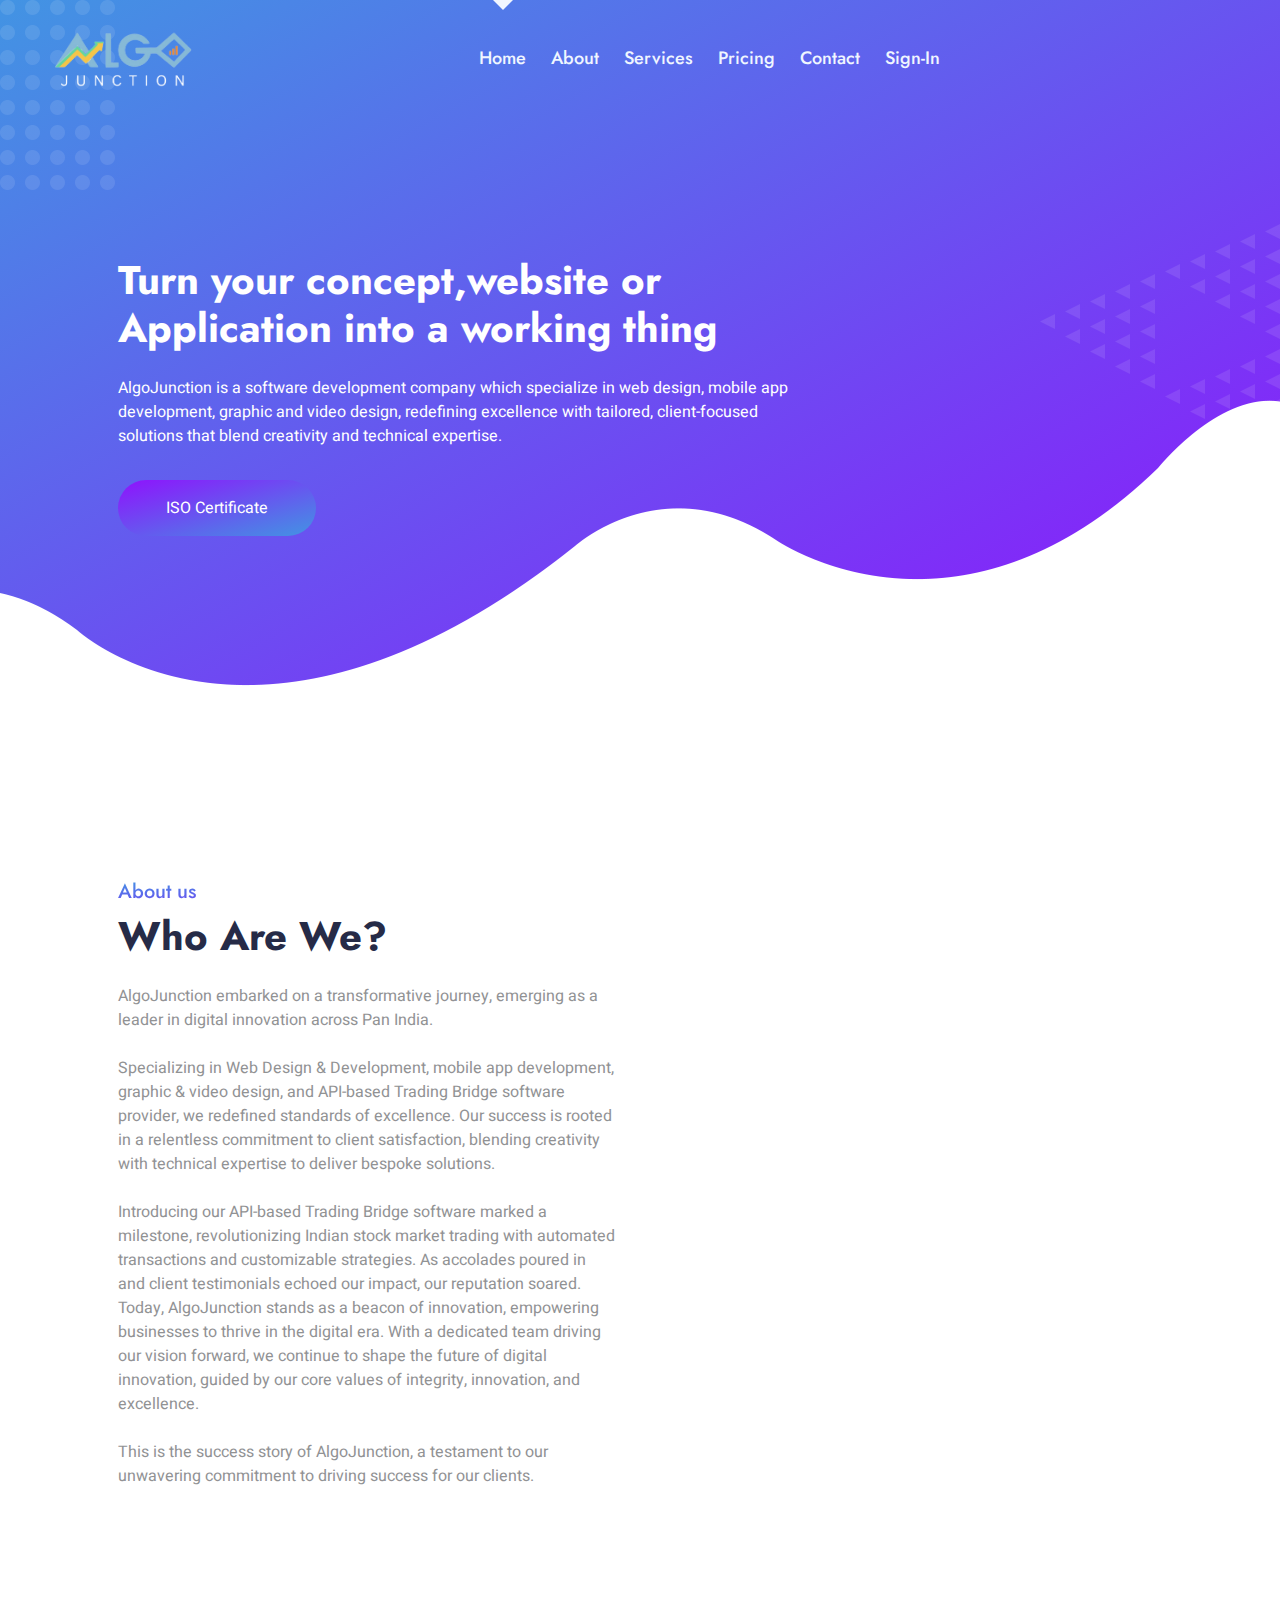
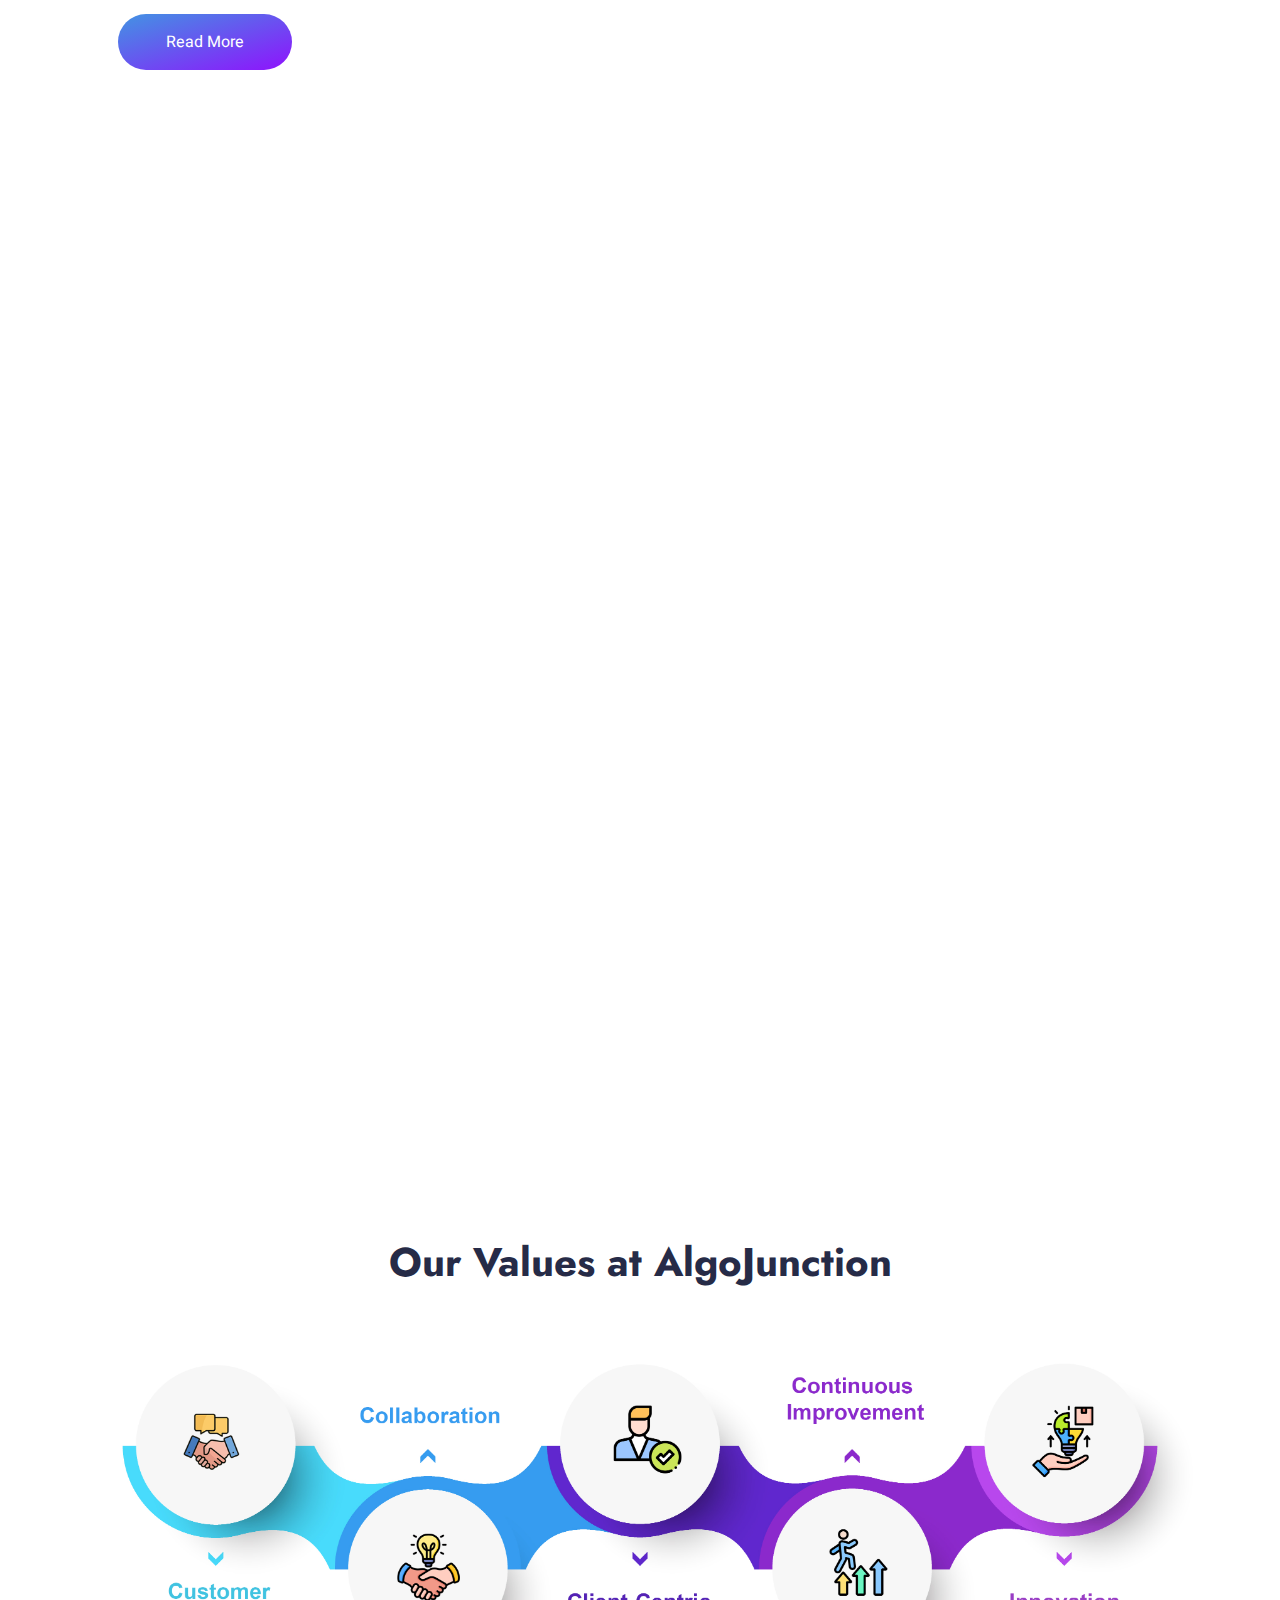
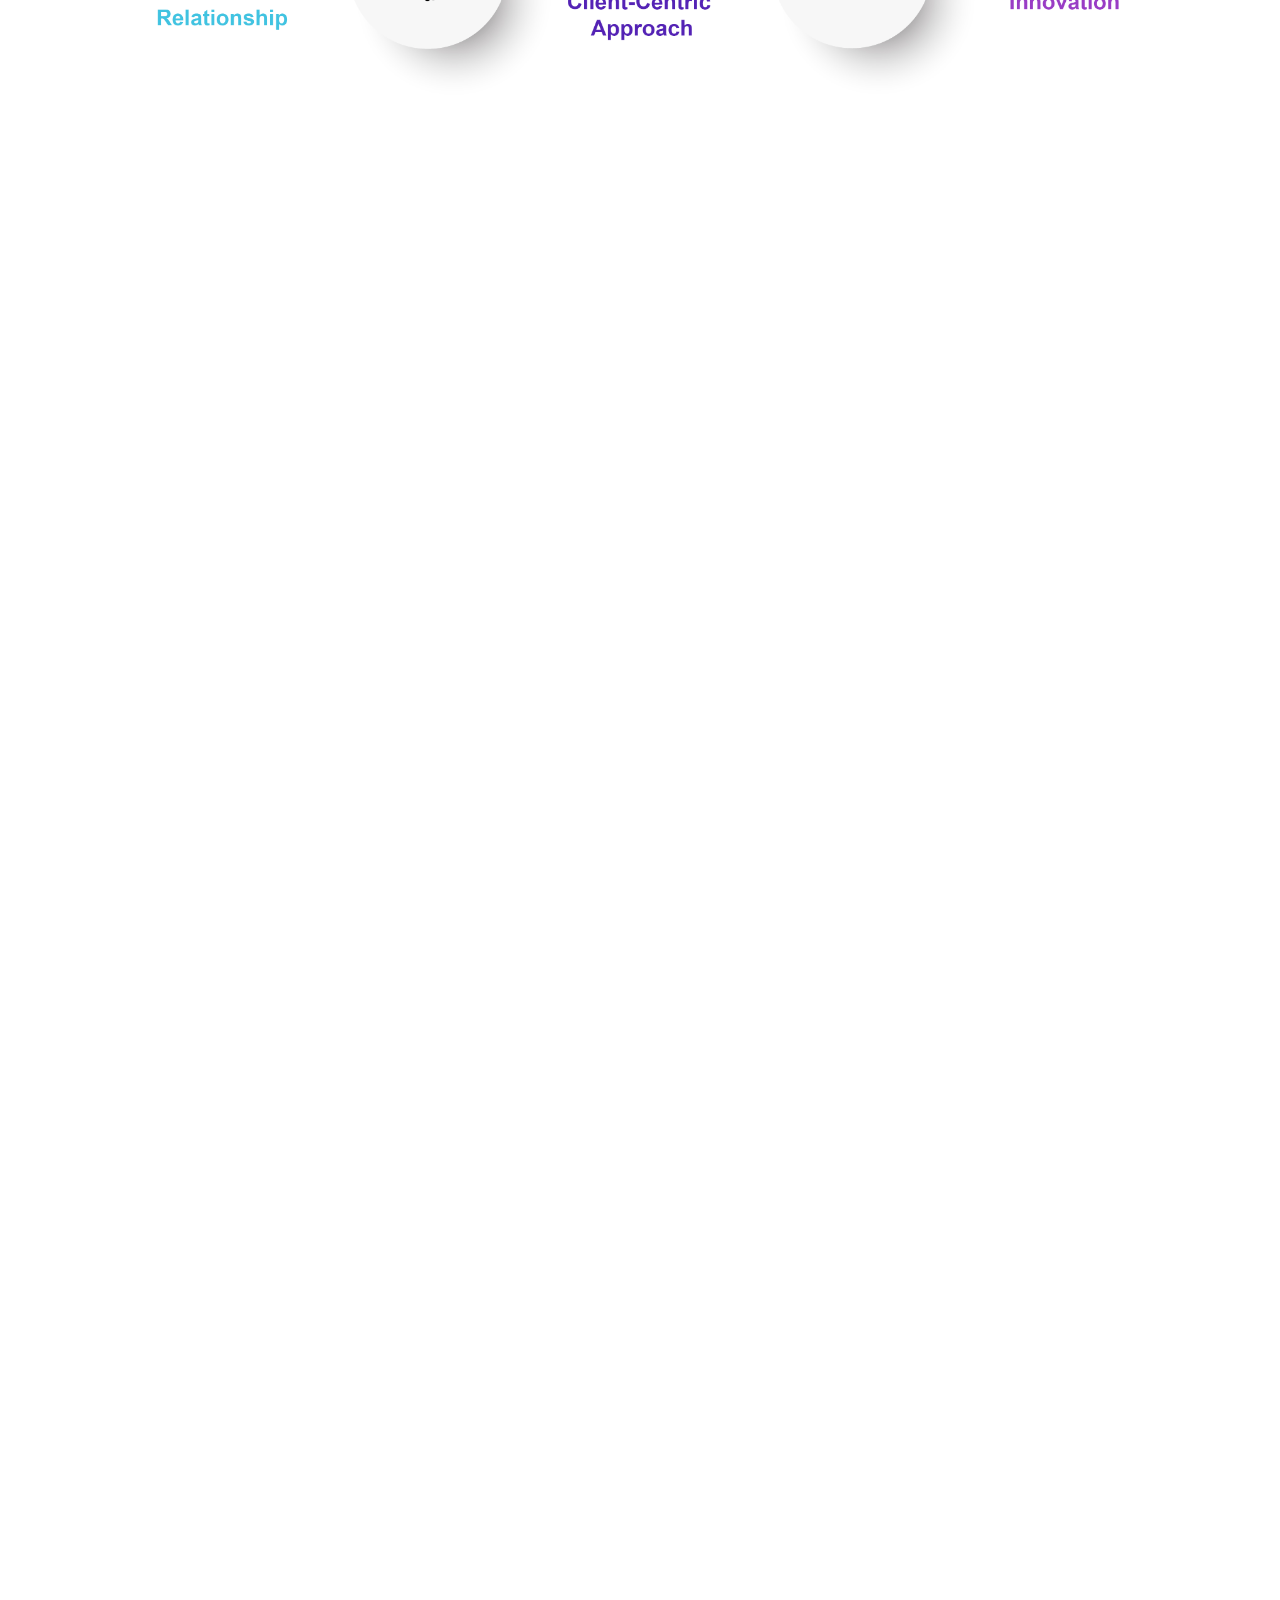
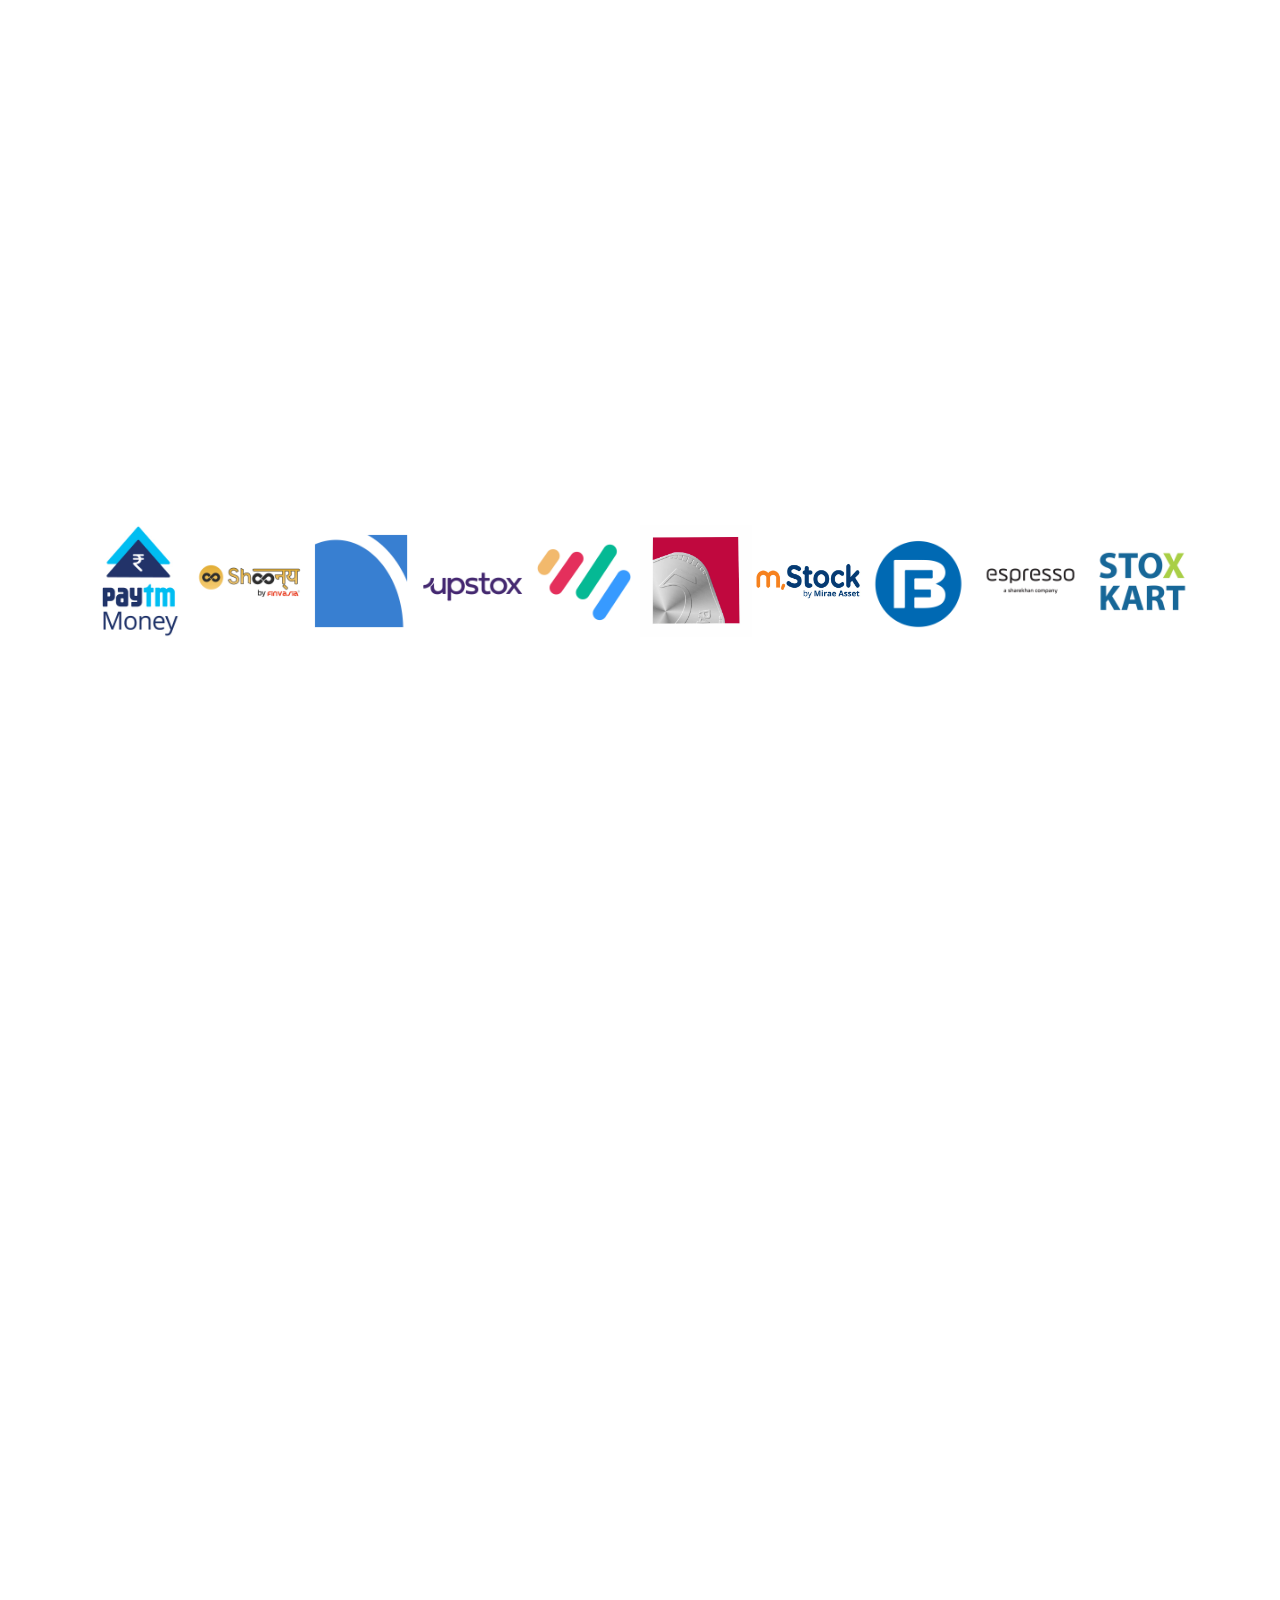
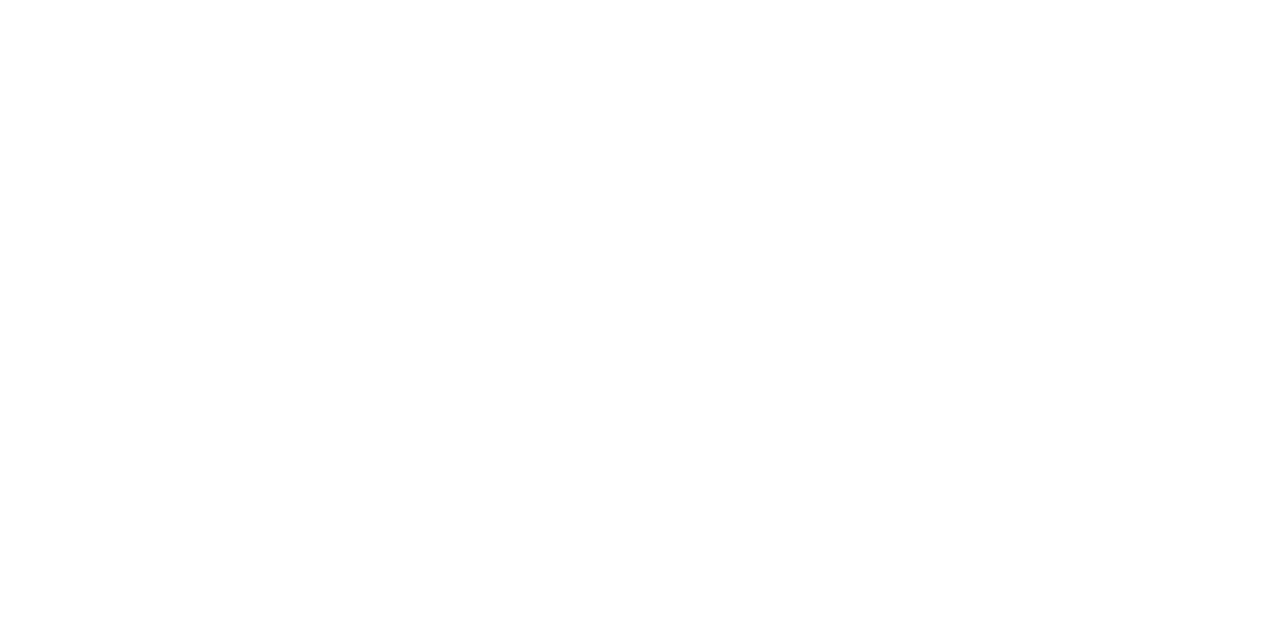
<file: index.html>
<!DOCTYPE html>
<html lang="en">
  <head>
    <meta charset="utf-8">
    <title>AlgoJunction</title>
    <meta content="width=device-width, initial-scale=1.0" name="viewport">
    <meta content="" name="keywords">
    <meta content="" name="description">
    <!-- Favicon -->
    <link href="img/favicon.ico" rel="icon">
    <!-- Google Web Fonts -->
    <link rel="preconnect" href="https://fonts.googleapis.com">
    <link rel="preconnect" href="https://fonts.gstatic.com" crossorigin>
    <link href="https://fonts.googleapis.com/css2?family=Heebo:wght@400;500&family=Jost:wght@500;600;700&display=swap" rel="stylesheet">
    <!-- Icon Font Stylesheet -->
    <link href="https://cdnjs.cloudflare.com/ajax/libs/font-awesome/5.10.0/css/all.min.css" rel="stylesheet">
    <link href="https://cdn.jsdelivr.net/npm/bootstrap-icons@1.4.1/font/bootstrap-icons.css" rel="stylesheet">
    <!-- Libraries Stylesheet -->
    <link href="lib/animate/animate.min.css" rel="stylesheet">
    <link href="lib/owlcarousel/assets/owl.carousel.min.css" rel="stylesheet">
    <!-- Customized Bootstrap Stylesheet -->
    <link href="css/bootstrap.min.css" rel="stylesheet">
    <!-- Template Stylesheet -->
    <link href="css/style.css" rel="stylesheet">
  </head>
  <body data-bs-spy="scroll" data-bs-target=".navbar" data-bs-offset="51">
    <div class="container-xxl bg-white p-0">
      <!-- Spinner Start -->
      <div id="spinner" class="show bg-white position-fixed translate-middle w-100 vh-100 top-50 start-50 d-flex align-items-center justify-content-center">
        <div class="spinner-grow text-primary" style="width: 3rem; height: 3rem;" role="status">
          <span class="sr-only">Loading...</span>
        </div>
      </div>
      <!-- Spinner End -->
      <!-- Navbar & Hero Start -->
      <div class="container-xxl position-relative p-0" id="home">
        <nav class="navbar navbar-expand-lg navbar-light px-4 px-lg-5 py-3 py-lg-0">
          <a href="" class="navbar-brand p-0">
            <!--  <h1 class="m-0">FitApp</h1> -->
            <img src="img/logo.png" height="60" alt="Logo">
          </a>
          <button class="navbar-toggler" type="button" data-bs-toggle="collapse" data-bs-target="#navbarCollapse">
            <span class="fa fa-bars"></span>
          </button>
          <div class="collapse navbar-collapse" id="navbarCollapse">
            <div class="navbar-nav mx-auto py-0">
              <a href="#home" class="nav-item nav-link active">Home</a>
              <a href="#about" class="nav-item nav-link">About</a>
              <a href="#feature" class="nav-item nav-link">Services</a>
              <a href="#pricing" class="nav-item nav-link">Pricing</a>
              <a href="#contact" class="nav-item nav-link">Contact</a>
              <a href="signin.html" class="nav-item nav-link">Sign-In</a>
            </div>
          </div>
        </nav>
        <div class="container-xxl bg-primary hero-header">
          <div class="container px-lg-5">
            <div class="row g-5">
              <div class="col-lg-8 text-center text-lg-start">
                <h1 class="text-white mb-4 animated slideInDown">Turn your concept,website or Application into a working thing</h1>
                <p class="text-white pb-3 animated slideInDown">AlgoJunction is a software development company which specialize in web design, mobile app development, graphic and video design, redefining excellence with tailored, client-focused solutions that blend creativity and technical expertise.</p>
                <button class="btn btn-secondary-gradient py-sm-3 px-4 px-sm-5 rounded-pill animated slideInRight" onclick="document.getElementById('full-image').style.display='flex'" style="padding: 10px 20px; font-size: 16px; cursor: pointer;">ISO Certificate</button>
                <div id="full-image" onclick="this.style.display='none'" style="display: none; position: fixed; top: 0; left: 0; width: 100%; height: 100%; background: rgba(0, 0, 0, 0.8); justify-content: center; align-items: center;">
                  <img src="img/ISO.jpg" alt="Full Image" style="max-width: 90%; max-height: 90%;">
                </div>
              </div>
              <div class="col-lg-4 d-flex justify-content-center justify-content-lg-end wow fadeInUp" data-wow-delay="0.3s">
                <!--======================Upper Image=====================================-->
                <div>
                  <br>
                  <br>
                  <br>
                  <br>
                  <br>
                  <br>
                  <br>
                  <br>
                  <br>
                  <br>
                  <br>
                  <br>
                  <br>
                  <br>
                  <br>
                  <br>
                  <br>
                  <br>
                </div>
              </div>
            </div>
          </div>
        </div>
      </div>
      <!-- Navbar & Hero End -->
      <!-- About Start -->
      <div class="container-xxl py-5" id="about">
        <div class="container py-5 px-lg-5">
          <div class="row g-5 align-items-center">
            <div class="col-lg-6 wow fadeInUp" data-wow-delay="0.1s">
              <h5 class="text-primary-gradient fw-medium">About us</h5>
              <h1 class="mb-4">Who Are We?</h1>
              <p class="mb-4">AlgoJunction embarked on a transformative journey, emerging as a leader in digital innovation across Pan India.</p>
              <p class="mb-4"> Specializing in Web Design & Development, mobile app development, graphic & video design, and API-based Trading Bridge software provider, we redefined standards of excellence. Our success is rooted in a relentless commitment to client satisfaction, blending creativity with technical expertise to deliver bespoke solutions. </p>
              <p class="mb-4">Introducing our API-based Trading Bridge software marked a milestone, revolutionizing Indian stock market trading with automated transactions and customizable strategies. As accolades poured in and client testimonials echoed our impact, our reputation soared. Today, AlgoJunction stands as a beacon of innovation, empowering businesses to thrive in the digital era. With a dedicated team driving our vision forward, we continue to shape the future of digital innovation, guided by our core values of integrity, innovation, and excellence.</p>
              <p class="mb-4"> This is the success story of AlgoJunction, a testament to our unwavering commitment to driving success for our clients.</p>
              <div class="row g-4 mb-4">
                <div class="col-sm-6 wow fadeIn" data-wow-delay="0.5s">
                  <div class="d-flex">
                    <i class="fa fa-cogs fa-2x text-primary-gradient flex-shrink-0 mt-1"></i>
                    <div class="ms-3">
                      <h2 class="mb-0" data-toggle="counter-up">900</h2>
                      <p class="text-primary-gradient mb-0">Active Clients</p>
                    </div>
                  </div>
                </div>
                <div class="col-sm-6 wow fadeIn" data-wow-delay="0.7s">
                  <div class="d-flex">
                    <i class="fa fa-comments fa-2x text-secondary-gradient flex-shrink-0 mt-1"></i>
                    <div class="ms-3">
                      <h2 class="mb-0" data-toggle="counter-up">468</h2>
                      <p class="text-secondary-gradient mb-0">Clients Reviews</p>
                    </div>
                  </div>
                </div>
              </div>
              <a href="" class="btn btn-primary-gradient py-sm-3 px-4 px-sm-5 rounded-pill mt-3">Read More</a>
            </div>
            <div class="col-lg-6">
              <img class="img-fluid wow fadeInUp" data-wow-delay="0.5s" src="img/hero-img-1.png" style="width: 100%; padding: 0%;">
            </div>
          </div>
        </div>
      </div>
      <!-- About End -->
      <!-- Features Start -->
      <div class="container-xxl py-5" id="feature">
        <div class="container py-5 px-lg-5">
          <div class="text-center wow fadeInUp" data-wow-delay="0.1s">
            <h5 class="text-primary-gradient fw-medium">Our Features</h5>
            <h1 class="mb-5">Product and Services</h1>
          </div>
          <div class="row g-4">
            <div class="col-lg-4 col-md-6 wow fadeInUp" data-wow-delay="0.3s">
              <div class="feature-item bg-light rounded p-4">
                <div class="d-inline-flex align-items-center justify-content-center bg-primary-gradient rounded-circle mb-4" style="width: 60px; height: 60px;">
                  <i class="fa fa-cloud text-white fs-4"></i>
                </div>
                <h5 class="mb-3">
                  <a href="websitedeveloment.html">Website Development</a>
                </h5>
                <p class="m-0">We have a dedicated team of experienced and knowledgeable web developers, designers and testers. Therefore, we have mastery and proficiency in analyzing, developing and designing the necessity of intricate Website Development projects.</p>
              </div>
            </div>
            <div class="col-lg-4 col-md-6 wow fadeInUp" data-wow-delay="0.5s">
              <div class="feature-item bg-light rounded p-4">
                <div class="d-inline-flex align-items-center justify-content-center bg-secondary-gradient rounded-circle mb-4" style="width: 60px; height: 60px;">
                  <i class="fa fa-mobile-alt text-white fs-4"></i>
                </div>
                <h5 class="mb-3">
                  <a href="mobileappdevelopment.html">Mobile App Development</a>
                </h5>
                <p class="m-0">Our Mobile App Development process includes a quality guarantee, safety, testing, integration, and uninterrupted continuing management of content, and specified engineering capabilities across the platforms.</p>
              </div>
            </div>
            <div class="col-lg-4 col-md-6 wow fadeInUp" data-wow-delay="0.1s">
              <div class="feature-item bg-light rounded p-4">
                <div class="d-inline-flex align-items-center justify-content-center bg-primary-gradient rounded-circle mb-4" style="width: 60px; height: 60px;">
                  <i class="fa fa-eye text-white fs-4"></i>
                </div>
                <h5 class="mb-3">
                  <a href="algotrading.html">Algo Trading</a>
                </h5>
                <p class="m-0">Algo Trading is a type of automated trading that utilizes PC programs to examine market data dependent on pre-characterized parameters. We will provide you the best platform for doing Auto Trading with your own Intra day.</p>
              </div>
            </div>
            <div class="col-lg-4 col-md-6 wow fadeInUp" data-wow-delay="0.3s">
              <div class="feature-item bg-light rounded p-4">
                <div class="d-inline-flex align-items-center justify-content-center bg-secondary-gradient rounded-circle mb-4" style="width: 60px; height: 60px;">
                  <i class="fa fa-layer-group text-white fs-4"></i>
                </div>
                <h5 class="mb-3">
                  <a href="apibridge.html">API Bridge</a>
                </h5>
                <p class="m-0">API Bridge is a set of programming interface, pincode and Places is first programming interface right now. API Bridge permits you to algo trade with various stages like Amibroker, MT4, TradingView, Python, Excel, NinjaTrader and so on.</p>
              </div>
            </div>
            <div class="col-lg-4 col-md-6 wow fadeInUp" data-wow-delay="0.5s">
              <div class="feature-item bg-light rounded p-4">
                <div class="d-inline-flex align-items-center justify-content-center bg-primary-gradient rounded-circle mb-4" style="width: 60px; height: 60px;">
                  <i class="fa fa-edit text-white fs-4"></i>
                </div>
                <h5 class="mb-3">
                  <a href="autobuyautosell.html">Auto Buy & Sell Signals</a>
                </h5>
                <p class="m-0">AuMoving average is one of the best indicators utilized in auto purchase sell signal technical analysis chart programming. Moving average is made by processing the normal cost of a share or commodity over a particular number of periods.</p>
              </div>
            </div>
            <div class="col-lg-4 col-md-6 wow fadeInUp" data-wow-delay="0.1s">
              <div class="feature-item bg-light rounded p-4">
                <div class="d-inline-flex align-items-center justify-content-center bg-secondary-gradient rounded-circle mb-4" style="width: 60px; height: 60px;">
                  <i class="fa fa-shield-alt text-white fs-4"></i>
                </div>
                <h5 class="mb-3">
                  <a href="strategydevelopment.html">Strategy Development</a>
                </h5>
                <p class="m-0">MT4 and MT5 indicators, master advisors, calculators, and even money management formulas are the main Trading tools. Most of these tools are special indicators. These tools have one main objective, to assist brokers. </p>
              </div>
            </div>
          </div>
        </div>
      </div>
      <!-- Features End -->
      <!-- Screenshot Start -->
      <div class="container-xxl py-5">
        <h1 style="text-align: center;">Our Values at AlgoJunction</h1>
        <img src="img/value.png" alt="Image description" style="width: 100%;">
      </div>
      <!-- Screenshot End -->
      <!-- Screenshot Start 
        <div class="container-xxl py-5"><div class="container py-5 px-lg-5"><div class="row g-5 align-items-center"><div class="col-lg-4 d-flex justify-content-center justify-content-lg-end wow fadeInUp" data-wow-delay="0.3s"><div class="owl-carousel screenshot-carousel"><img class="img-fluid" src="img/silde (1).jpg" alt=""><img class="img-fluid" src="img/silde (2).jpg" alt=""><img class="img-fluid" src="img/silde (3).jpg" alt=""><img class="img-fluid" src="img/silde (4).jpg" alt=""><img class="img-fluid" src="img/screenshot-5.png" alt=""></div></div></div></div></div>
         Screenshot End -->
      <!-- Process Start -->
      <div class="container-xxl py-5">
        <div class="container py-5 px-lg-5">
          <div class="text-center pb-4 wow fadeInUp" data-wow-delay="0.1s">
            <h5 class="text-primary-gradient fw-medium">WHY CHOOSE US</h5>
            <h1 class="mb-5">What We Provide</h1>
          </div>
          <div class="row gy-5 gx-4 justify-content-center">
            <div class="col-lg-4 col-sm-6 text-center pt-4 wow fadeInUp" data-wow-delay="0.1s">
              <div>
                <img src="img/process (3).jpg" style="width: 300px; height: 300px;">
              </div>
            </div>
            <div class="col-lg-4 col-sm-6 text-center pt-4 wow fadeInUp" data-wow-delay="0.3s">
              <div>
                <img src="img/process (1).jpg" style="width: 300px; height: 300px;">
              </div>
            </div>
            <div class="col-lg-4 col-sm-6 text-center pt-4 wow fadeInUp" data-wow-delay="0.5s">
              <div>
                <img src="img/process (2).jpg" style="width: 300px; height: 300px;">
              </div>
            </div>
          </div>
        </div>
      </div>
      <!-- Process Start -->
      <!-- Download Start 
        <div class="container-xxl py-5"><div class="container py-5 px-lg-5"><div class="row g-5 align-items-center"><div class="col-lg-6"><img class="img-fluid wow fadeInUp" data-wow-delay="0.1s" src="img/about.png"></div><div class="col-lg-6 wow fadeInUp" data-wow-delay="0.3s"><h5 class="text-primary-gradient fw-medium">Download</h5><h1 class="mb-4">Download The Latest Version Of Our App</h1><p class="mb-4">Diam dolor diam ipsum et tempor sit. Aliqu diam amet diam et eos labore. Clita erat ipsum et lorem et sit, sed stet no labore lorem sit clita duo justo eirmod magna dolore erat amet</p><div class="row g-4"><div class="col-sm-6 wow fadeIn" data-wow-delay="0.5s"><a href="" class="d-flex bg-primary-gradient rounded py-3 px-4"><i class="fab fa-apple fa-3x text-white flex-shrink-0"></i><div class="ms-3"><p class="text-white mb-0">Available On</p><h5 class="text-white mb-0">App Store</h5></div></a></div><div class="col-sm-6 wow fadeIn" data-wow-delay="0.7s"><a href="" class="d-flex bg-secondary-gradient rounded py-3 px-4"><i class="fab fa-android fa-3x text-white flex-shrink-0"></i><div class="ms-3"><p class="text-white mb-0">Available On</p><h5 class="text-white mb-0">Play Store</h5></div></a></div></div></div></div></div></div>
         Download End -->
      <!-- Pricing Start -->
      <div class="container-xxl py-5" id="pricing">
        <div class="container py-5 px-lg-5">
          <div class="text-center wow fadeInUp" data-wow-delay="0.1s">
            <h5 class="text-primary-gradient fw-medium">Pricing Plan</h5>
            <h1 class="mb-5">Choose Your Plan</h1>
          </div>
          <div class="tab-class text-center pricing wow fadeInUp" data-wow-delay="0.1s">
            <ul class="nav nav-pills d-inline-flex justify-content-center bg-primary-gradient rounded-pill mb-5">
              <li class="nav-item">
                <button class="nav-link active" data-bs-toggle="pill" href="#tab-1">IT Services</button>
              </li>
              <li class="nav-item">
                <button class="nav-link" data-bs-toggle="pill" href="#tab-2">Algorithmic API Bridge</button>
              </li>
            </ul>
            <div class="tab-content text-start">
              <div id="tab-1" class="tab-pane fade show p-0 active">
                <div class="row g-4">
                  <div class="col-lg-4">
                    <div class="bg-light rounded">
                      <div class="border-bottom p-4 mb-4">
                        <h4 class="text-primary-gradient mb-1">Website Development</h4>
                        <span>Code with Passion, Design with Purpose</span>
                      </div>
                      <div class="p-4 pt-0">
                        <h1 class="mb-3">
                          <small class="align-top" style="font-size: 22px; line-height: 45px;">INR</small>19999 <small class="align-bottom" style="font-size: 16px; line-height: 40px;">/ Yearly</small>
                        </h1>
                        <div class="d-flex justify-content-between mb-3">
                          <span>Dynamic Website</span>
                          <i class="fa fa-check text-primary-gradient pt-1"></i>
                        </div>
                        <div class="d-flex justify-content-between mb-3">
                          <span>HTML5 & CSS3</span>
                          <i class="fa fa-check text-primary-gradient pt-1"></i>
                        </div>
                        <div class="d-flex justify-content-between mb-3">
                          <span>Bootstrap v5</span>
                          <i class="fa fa-check text-primary-gradient pt-1"></i>
                        </div>
                        <div class="d-flex justify-content-between mb-3">
                          <span>Responsive Layout</span>
                          <i class="fa fa-check text-primary-gradient pt-1"></i>
                        </div>
                        <div class="d-flex justify-content-between mb-2">
                          <span>Cross-browser Support</span>
                          <i class="fa fa-check text-primary-gradient pt-1"></i>
                        </div>
                        <div class="d-flex justify-content-between mb-3">
                          <span>1 year Free Domain Name</span>
                          <i class="fa fa-check text-primary-gradient pt-1"></i>
                        </div>
                        <div class="d-flex justify-content-between mb-3">
                          <span>1 Year Free hosting</span>
                          <i class="fa fa-check text-primary-gradient pt-1"></i>
                        </div>
                        <div class="d-flex justify-content-between mb-3">
                          <span>Live chat Integration</span>
                          <i class="fa fa-check text-primary-gradient pt-1"></i>
                        </div>
                        <div class="d-flex justify-content-between mb-3">
                          <span>1 Year Free Technical Support for website</span>
                          <i class="fa fa-check text-primary-gradient pt-1"></i>
                        </div>
                        <div class="d-flex justify-content-between mb-3">
                          <span>Annual renewal for webhosting Rs.5999/-</span>
                          <i class="fa fa-check text-primary-gradient pt-1"></i>
                        </div>
                        <a href="" class="btn btn-primary-gradient rounded-pill py-2 px-4 mt-4">Get Started</a>
                      </div>
                    </div>
                  </div>
                  <div class="col-lg-4">
                    <div class="bg-light rounded border">
                      <div class="border-bottom p-4 mb-4">
                        <h4 class="text-primary-gradient mb-1">Mobile App Development</h4>
                        <span>Your Vision, Our Innovation</span>
                      </div>
                      <div class="p-4 pt-0">
                        <h1 class="mb-3">
                          <small class="align-top" style="font-size: 22px; line-height: 45px;">INR</small>39999 <small class="align-bottom" style="font-size: 16px; line-height: 40px;">/ Yearly</small>
                        </h1>
                        <div class="d-flex justify-content-between mb-3">
                          <span>Hybrid Application (C#)</span>
                          <i class="fa fa-check text-primary-gradient pt-1"></i>
                        </div>
                        <div class="d-flex justify-content-between mb-3">
                          <span>Native Application (Java)</span>
                          <i class="fa fa-check text-primary-gradient pt-1"></i>
                        </div>
                        <div class="d-flex justify-content-between mb-3">
                          <span>PWA (Progressive Web App)</span>
                          <i class="fa fa-check text-primary-gradient pt-1"></i>
                        </div>
                        <div class="d-flex justify-content-between mb-3">
                          <span>JavaScript and React Native</span>
                          <i class="fa fa-check text-primary-gradient pt-1"></i>
                        </div>
                        <div class="d-flex justify-content-between mb-3">
                          <span>Swift</span>
                          <i class="fa fa-check text-primary-gradient pt-1"></i>
                        </div>
                        <div class="d-flex justify-content-between mb-3">
                          <span>Responsive Layout</span>
                          <i class="fa fa-check text-primary-gradient pt-1"></i>
                        </div>
                        <div class="d-flex justify-content-between mb-3">
                          <span>1 Year Free hosting</span>
                          <i class="fa fa-check text-primary-gradient pt-1"></i>
                        </div>
                        <div class="d-flex justify-content-between mb-3">
                          <span>Firebase</span>
                          <i class="fa fa-check text-primary-gradient pt-1"></i>
                        </div>
                        <div class="d-flex justify-content-between mb-3">
                          <span>1 Year Free Technical Support for Application</span>
                          <i class="fa fa-check text-primary-gradient pt-1"></i>
                        </div>
                        <div class="d-flex justify-content-between mb-3">
                          <span>Annual renewal App Hosting Rs.9999/-</span>
                          <i class="fa fa-check text-primary-gradient pt-1"></i>
                        </div>
                        <a href="" class="btn btn-primary-gradient rounded-pill py-2 px-4 mt-4">Get Started</a>
                      </div>
                    </div>
                  </div>
                  <div class="col-lg-4">
                    <div class="bg-light rounded">
                      <div class="border-bottom p-4 mb-4">
                        <h4 class="text-primary-gradient mb-1">Web App Development</h4>
                        <span>Web Solutions for a Connected World</span>
                      </div>
                      <div class="p-4 pt-0">
                        <h1 class="mb-3">
                          <small class="align-top" style="font-size: 22px; line-height: 45px;">INR</small>99999 <small class="align-bottom" style="font-size: 16px; line-height: 40px;">/ Yearly</small>
                        </h1>
                        <div class="d-flex justify-content-between mb-3">
                          <span>MVC</span>
                          <i class="fa fa-check text-primary-gradient pt-1"></i>
                        </div>
                        <div class="d-flex justify-content-between mb-3">
                          <span>Database:MySQL,OracleDB</span>
                          <i class="fa fa-check text-primary-gradient pt-1"></i>
                        </div>
                        <div class="d-flex justify-content-between mb-3">
                          <span>Microservices</span>
                          <i class="fa fa-check text-primary-gradient pt-1"></i>
                        </div>
                        <div class="d-flex justify-content-between mb-3">
                          <span>Single-page applications</span>
                          <i class="fa fa-check text-primary-gradient pt-1"></i>
                        </div>
                        <div class="d-flex justify-content-between mb-3">
                          <span>Multi-page applications</span>
                          <i class="fa fa-check text-primary-gradient pt-1"></i>
                        </div>
                        <div class="d-flex justify-content-between mb-3">
                          <span>Highly-scalable applications</span>
                          <i class="fa fa-check text-primary-gradient pt-1"></i>
                        </div>
                        <div class="d-flex justify-content-between mb-3">
                          <span>ACID Property</span>
                          <i class="fa fa-check text-primary-gradient pt-1"></i>
                        </div>
                        <div class="d-flex justify-content-between mb-3">
                          <span>1 Year Free hosting</span>
                          <i class="fa fa-check text-primary-gradient pt-1"></i>
                        </div>
                        <div class="d-flex justify-content-between mb-3">
                          <span>1 Year Free Technical Support for Application</span>
                          <i class="fa fa-check text-primary-gradient pt-1"></i>
                        </div>
                        <div class="d-flex justify-content-between mb-3">
                          <span>Annual renewal App Hosting Rs.29999/-</span>
                          <i class="fa fa-check text-primary-gradient pt-1"></i>
                        </div>
                        <a href="" class="btn btn-primary-gradient rounded-pill py-2 px-4 mt-4">Get Started</a>
                      </div>
                    </div>
                  </div>
                </div>
              </div>
              <div id="tab-2" class="tab-pane fade p-0">
                <div class="row g-4">
                  <div class="col-lg-4">
                    <div class="bg-light rounded">
                      <div class="border-bottom p-4 mb-4">
                        <h4 class="text-primary-gradient mb-1">Monthly Plan</h4>
                        <span>Monthly Checkups, Maximum Efficiency!</span>
                      </div>
                      <div class="p-4 pt-0">
                        <h1 class="mb-3">
                          <small class="align-top" style="font-size: 22px; line-height: 45px;">INR</small>13999 <small class="align-bottom" style="font-size: 16px; line-height: 40px;">/ Month</small>
                        </h1>
                        <div class="d-flex justify-content-between mb-3">
                          <span>Completely Automatic</span>
                          <i class="fa fa-check text-primary-gradient pt-1"></i>
                        </div>
                        <div class="d-flex justify-content-between mb-3">
                          <span>Trade Indices</span>
                          <i class="fa fa-check text-primary-gradient pt-1"></i>
                        </div>
                        <div class="d-flex justify-content-between mb-3">
                          <span>1 Advanced Strategy of Coding</span>
                          <i class="fa fa-check text-primary-gradient pt-1"></i>
                        </div>
                        <div class="d-flex justify-content-between mb-2">
                          <span>Remote Support</span>
                          <i class="fa fa-check text-primary-gradient pt-1"></i>
                        </div>
                        <div class="d-flex justify-content-between mb-3">
                          <span>1 Demo Strategy for Testing</span>
                          <i class="fa fa-check text-primary-gradient pt-1"></i>
                        </div>
                        <div class="d-flex justify-content-between mb-3">
                          <span>Dedicated Account manager</span>
                          <i class="fa fa-check text-primary-gradient pt-1"></i>
                        </div>
                        <div class="d-flex justify-content-between mb-3">
                          <span></span>
                        </div>
                        <div class="d-flex justify-content-between mb-3">
                          <span></span>
                        </div>
                        <div class="d-flex justify-content-between mb-3">
                          <span></span>
                        </div>
                        <div class="d-flex justify-content-between mb-3">
                          <span></span>
                        </div>
                        <div class="d-flex justify-content-between mb-3">
                          <span></span>
                        </div>
                        <div class="d-flex justify-content-between mb-3">
                          <span></span>
                        </div>
                        <a href="" class="btn btn-primary-gradient rounded-pill py-2 px-4 mt-4">Get Started</a>
                      </div>
                    </div>
                  </div>
                  <div class="col-lg-4">
                    <div class="bg-light rounded border">
                      <div class="border-bottom p-4 mb-4">
                        <h4 class="text-primary-gradient mb-1">Quarterly Plan</h4>
                        <span>Every Quarter, Stronger & Smarter!</span>
                      </div>
                      <div class="p-4 pt-0">
                        <h1 class="mb-3">
                          <small class="align-top" style="font-size: 22px; line-height: 45px;">INR</small>34999 <small class="align-bottom" style="font-size: 16px; line-height: 40px;">/ 3 Months</small>
                        </h1>
                        <div class="d-flex justify-content-between mb-3">
                          <span>Completely Automatic</span>
                          <i class="fa fa-check text-primary-gradient pt-1"></i>
                        </div>
                        <div class="d-flex justify-content-between mb-3">
                          <span>Trade Indices</span>
                          <i class="fa fa-check text-primary-gradient pt-1"></i>
                        </div>
                        <div class="d-flex justify-content-between mb-3">
                          <span>3 Advanced Strategy of Coding</span>
                          <i class="fa fa-check text-primary-gradient pt-1"></i>
                        </div>
                        <div class="d-flex justify-content-between mb-2">
                          <span>WhatsApp, Call and Email Support</span>
                          <i class="fa fa-check text-primary-gradient pt-1"></i>
                        </div>
                        <div class="d-flex justify-content-between mb-3">
                          <span>3 Demo Strategy for Testing</span>
                          <i class="fa fa-check text-primary-gradient pt-1"></i>
                        </div>
                        <div class="d-flex justify-content-between mb-3">
                          <span>+Rs 999/- Maintenance will be applicable on every month</span>
                          <i class="fa fa-check text-primary-gradient pt-1"></i>
                        </div>
                        <div class="d-flex justify-content-between mb-3">
                          <span>Dedicated Account manager</span>
                          <i class="fa fa-check text-primary-gradient pt-1"></i>
                        </div>
                        <div class="d-flex justify-content-between mb-3">
                          <span></span>
                        </div>
                        <div class="d-flex justify-content-between mb-3">
                          <span></span>
                        </div>
                        <a href="" class="btn btn-secondary-gradient rounded-pill py-2 px-4 mt-4">Get Started</a>
                      </div>
                    </div>
                  </div>
                  <div class="col-lg-4">
                    <div class="bg-light rounded">
                      <div class="border-bottom p-4 mb-4">
                        <h4 class="text-primary-gradient mb-1">Half Yearly Plan</h4>
                        <span>Twice a Year, Zero Fear!</span>
                      </div>
                      <div class="p-4 pt-0">
                        <h1 class="mb-3">
                          <small class="align-top" style="font-size: 22px; line-height: 45px;">INR</small>59999 <small class="align-bottom" style="font-size: 16px; line-height: 40px;">/6 Months</small>
                        </h1>
                        <div class="d-flex justify-content-between mb-3">
                          <span>Completely Automatic</span>
                          <i class="fa fa-check text-primary-gradient pt-1"></i>
                        </div>
                        <div class="d-flex justify-content-between mb-3">
                          <span>Trade Indices</span>
                          <i class="fa fa-check text-primary-gradient pt-1"></i>
                        </div>
                        <div class="d-flex justify-content-between mb-3">
                          <span>6 Advanced Strategy of Coding</span>
                          <i class="fa fa-check text-primary-gradient pt-1"></i>
                        </div>
                        <div class="d-flex justify-content-between mb-2">
                          <span>WhatsApp, Call and Email Support</span>
                          <i class="fa fa-check text-primary-gradient pt-1"></i>
                        </div>
                        <div class="d-flex justify-content-between mb-3">
                          <span>6 Demo Strategy for Testing</span>
                          <i class="fa fa-check text-primary-gradient pt-1"></i>
                        </div>
                        <div class="d-flex justify-content-between mb-3">
                          <span>+Rs 999/- Maintenance will be applicable on every month</span>
                          <i class="fa fa-check text-primary-gradient pt-1"></i>
                        </div>
                        <div class="d-flex justify-content-between mb-3">
                          <span>Video & Chat support available 24/7</span>
                          <i class="fa fa-check text-primary-gradient pt-1"></i>
                        </div>
                        <div class="d-flex justify-content-between mb-3">
                          <span>Dedicated Account manager</span>
                          <i class="fa fa-check text-primary-gradient pt-1"></i>
                        </div>
                        <a href="" class="btn btn-primary-gradient rounded-pill py-2 px-4 mt-4">Get Started</a>
                      </div>
                    </div>
                  </div>
                </div>
              </div>
            </div>
          </div>
        </div>
      </div>
      <!-- Pricing End -->
      <!-- Testimonial Start -->
      <div class="container-xxl py-7" id="review">
        <div class="container py-6 px-lg-9">
          <div class="text-center wow fadeInUp" data-wow-delay="0.1s">
            <h5 class="text-primary-gradient fw-medium">Support</h5>
            <h1 class="mb-5">Supported in 15+ brokers</h1>
          </div>
          <div class="slider-container">
            <div class="slider">
              <img class="slide" src="img/broker (1).jpg">
              <img class="slide" src="img/broker (2).jpg">
              <img class="slide" src="img/broker (3).jpg">
              <img class="slide" src="img/broker (4).jpg">
              <img class="slide" src="img/broker (5).jpg">
              <img class="slide" src="img/broker (6).jpg">
              <img class="slide" src="img/broker (7).jpg">
              <img class="slide" src="img/broker (8).jpg">
              <img class="slide" src="img/broker (9).jpg">
              <img class="slide " src="img/broker (10).jpg">
              <img class="slide" src="img/broker (11).jpg">
              <img class="slide" src="img/broker (12).jpg">
              <img class="slide" src="img/broker (13).jpg">
              <img class="slide" src="img/broker (14).jpg">
              <img class="slide" src="img/broker (15).jpg">
              <img class="slide" src="img/broker (16).jpg">
              <img class="slide" src="img/broker (17).jpg">
              <img class="slide" src="img/broker (18).jpg">
              <img class="slide" src="img/broker (19).jpg">
              <img class="slide" src="img/broker (20).jpg">
              <img class="slide" src="img/broker (21).jpg">
              <img class="slide" src="img/broker (22).jpg">
              <img class="slide" src="img/broker (23).jpg">
              <img class="slide" src="img/broker (24).jpg">
            </div>
          </div>
        </div>
      </div>
      <!-- Testimonial End -->
      <!-- Contact Start -->
      <div class="container-xxl py-5" id="contact">
        <div class="container py-5 px-lg-5">
          <div class="text-center wow fadeInUp" data-wow-delay="0.1s">
            <h5 class="text-primary-gradient fw-medium">Contact Us</h5>
            <h1 class="mb-5">Let's Get Started</h1>
            <h5 class="mb-4">We are here to make your digital journey auto - awesome !! </h5>
          </div>
          <div class="row justify-content-center">
            <div class="col-lg-9">
              <div class="wow fadeInUp" data-wow-delay="0.3s">
                <p class="text-center mb-4">Book a session with our expert executive to unlock the potential of "Creating Your Own Customized Software." Tailor strategies to match your financial goals and risk appetite, leveraging automation for optimal results. Empower yourself with personalized guidance and take control of your trading destiny today.</p>
                <form>
                  <div class="row g-3">
                    <div class="col-md-6">
                      <div class="form-floating">
                        <input type="text" class="form-control" id="name" placeholder="Your Name">
                        <label for="name">Your Name</label>
                      </div>
                    </div>
                    <div class="col-md-6">
                      <div class="form-floating">
                        <input type="email" class="form-control" id="email" placeholder="Your Email">
                        <label for="email">Your Email</label>
                      </div>
                    </div>
                    <div class="col-12">
                      <div class="form-floating">
                        <input type="text" class="form-control" id="subject" placeholder="Subject">
                        <label for="subject">Subject</label>
                      </div>
                    </div>
                    <div class="col-12">
                      <div class="form-floating">
                        <textarea class="form-control" placeholder="Leave a message here" id="message" style="height: 150px"></textarea>
                        <label for="message">Message</label>
                      </div>
                    </div>
                    <div class="col-12 text-center">
                      <button class="btn btn-primary-gradient rounded-pill py-3 px-5" type="submit">Send Message</button>
                    </div>
                  </div>
                </form>
              </div>
            </div>
          </div>
        </div>
      </div>
      <!-- Contact End -->
      <!-- Footer Start -->
      <div class="container-fluid bg-primary text-light footer wow fadeIn" data-wow-delay="0.1s">
        <div class="container py-5 px-lg-5">
          <div class="row g-5">
            <div class="col-md-6 col-lg-3">
              <h4 class="text-white mb-4">Address</h4>
              <p>
                <i class="fa fa-map-marker-alt me-3"></i>New Delhi,India
              </p>
              <p>
                <i class="fa fa-phone-alt me-3"></i>+91 7275736566
              </p>
              <p>
                <i class="fa fa-envelope me-3"></i>service@algojunction.com
              </p>
              <div class="d-flex pt-2">
                <a class="btn btn-outline-light btn-social" href="https://x.com/JunctionAl26211">
                  <i class="fab fa-twitter"></i>
                </a>
                <a class="btn btn-outline-light btn-social" href="https://www.facebook.com/profile.php?id=61564242620550">
                  <i class="fab fa-facebook-f"></i>
                </a>
                <a class="btn btn-outline-light btn-social" href="https://www.instagram.com/algojunction/">
                  <i class="fab fa-instagram"></i>
                </a>
                <a class="btn btn-outline-light btn-social" href="https://www.linkedin.com/in/algo-junction-686b16319/">
                  <i class="fab fa-linkedin-in"></i>
                </a>
              </div>
            </div>
            <div class="col-md-6 col-lg-3">
              <h4 class="text-white mb-4">Quick Link</h4>
              <a class="btn btn-link" href="career.html">Career</a>
              <a class="btn btn-link" href="index.html">About Us</a>
              <a class="btn btn-link" href="privacypolicy.html">Privacy Policy</a>
              <a class="btn btn-link" href="termandcondition.html">Terms & Condition</a>
              <a class="btn btn-link" href="refundandcancellationpolicy.html">Refund and Cancellation</a>
            </div>
            <div class="col-md-6 col-lg-3">
              <h4 class="text-white mb-4">Explore</h4>
              <a class="btn btn-link" href="websitedeveloment.html">Website Development</a>
              <a class="btn btn-link" href="mobileappdevelopment.html">Mobile App Development</a>
              <a class="btn btn-link" href="algotrading.html">Algo Trading</a>
              <a class="btn btn-link" href="apibridge.html">API Bridge</a>
              <a class="btn btn-link" href="strategydevelopment.html">Strategy Development</a>
            </div>
            <div class="col-md-6 col-lg-3">
              <a href="index.html">
                <img style="align-items: start;" src="img/logo.png" height="65" alt="Logo">
              </a>
              <br>
              <br>
              <h5 style="color: aliceblue; align-items: center;">Turn your concept,website or Application into a working thing</h5>
            </div>
          </div>
          <div>
            <br>
            <P>
              <span class="text-light">Disclaimer:</span> We are not a SEBI registered investment advisor, therefore, none of our ALGO STRATEGIES shall be considered as an investment advice. | Market participants shall use these ALGO STRATEGIES for their knowledge purposes only. CONSULT YOUR INVESTMENT OR ADVISOR BEFORE INVESTING. | AlgoJunction isn't liable for your profits or losses. |All the fees paid to AlgoJunction is non-refundable.
            </P>
          </div>
        </div>
        <div class="container px-lg-5">
          <div class="copyright">
            <div class="row">
              <div class="col-md-6 text-center text-md-start mb-3 mb-md-0"> &copy; <a class="border-bottom" href="index.html">AlgoJunction</a>, All Right Reserved.
                <!--/*** This template is free as long as you keep the footer author’s credit link/attribution link/backlink. If you'd like to use the template without the footer author’s credit link/attribution link/backlink, you can purchase the Credit Removal License from "https://htmlcodex.com/credit-removal". Thank you for your support. ***/-->
              </div>
              <div class="col-md-6 text-center text-md-end">
                <div class="footer-menu">
                  <a href="index.html">Home</a>
                  <a href="">Cookies</a>
                  <a href="">Help</a>
                  <a href="">FQAs</a>
                </div>
              </div>
            </div>
          </div>
        </div>
      </div>
      <!-- Footer End -->
      <!-- Back to Top -->
      <a href="#" class="btn btn-lg btn-lg-square back-to-top pt-2">
        <i class="bi bi-arrow-up text-white"></i>
      </a>
    </div>
    <!-- JavaScript Libraries -->
    <script src="https://code.jquery.com/jquery-3.4.1.min.js"></script>
    <script src="https://cdn.jsdelivr.net/npm/bootstrap@5.0.0/dist/js/bootstrap.bundle.min.js"></script>
    <script src="lib/wow/wow.min.js"></script>
    <script src="lib/easing/easing.min.js"></script>
    <script src="lib/waypoints/waypoints.min.js"></script>
    <script src="lib/counterup/counterup.min.js"></script>
    <script src="lib/owlcarousel/owl.carousel.min.js"></script>
    <!-- Template Javascript -->
    <script src="js/main.js"></script>
  </body>
</html>
</file>
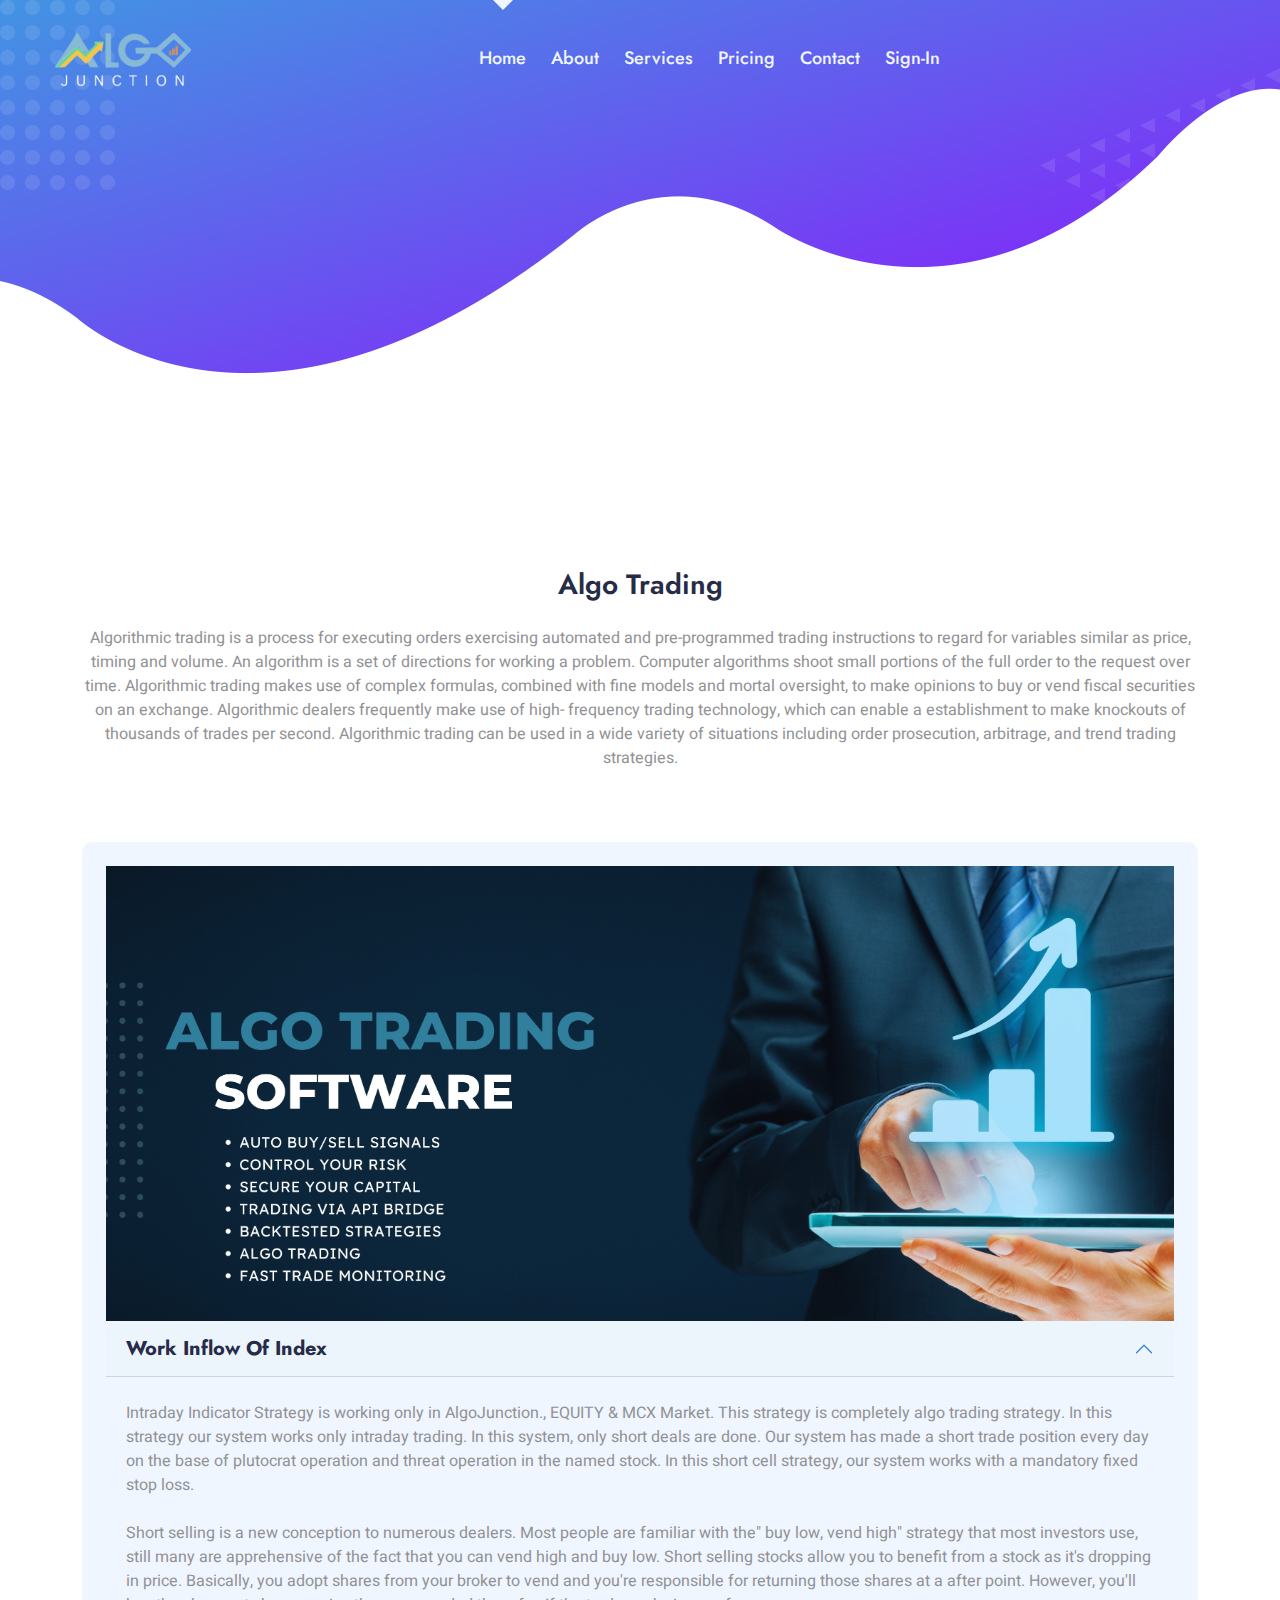
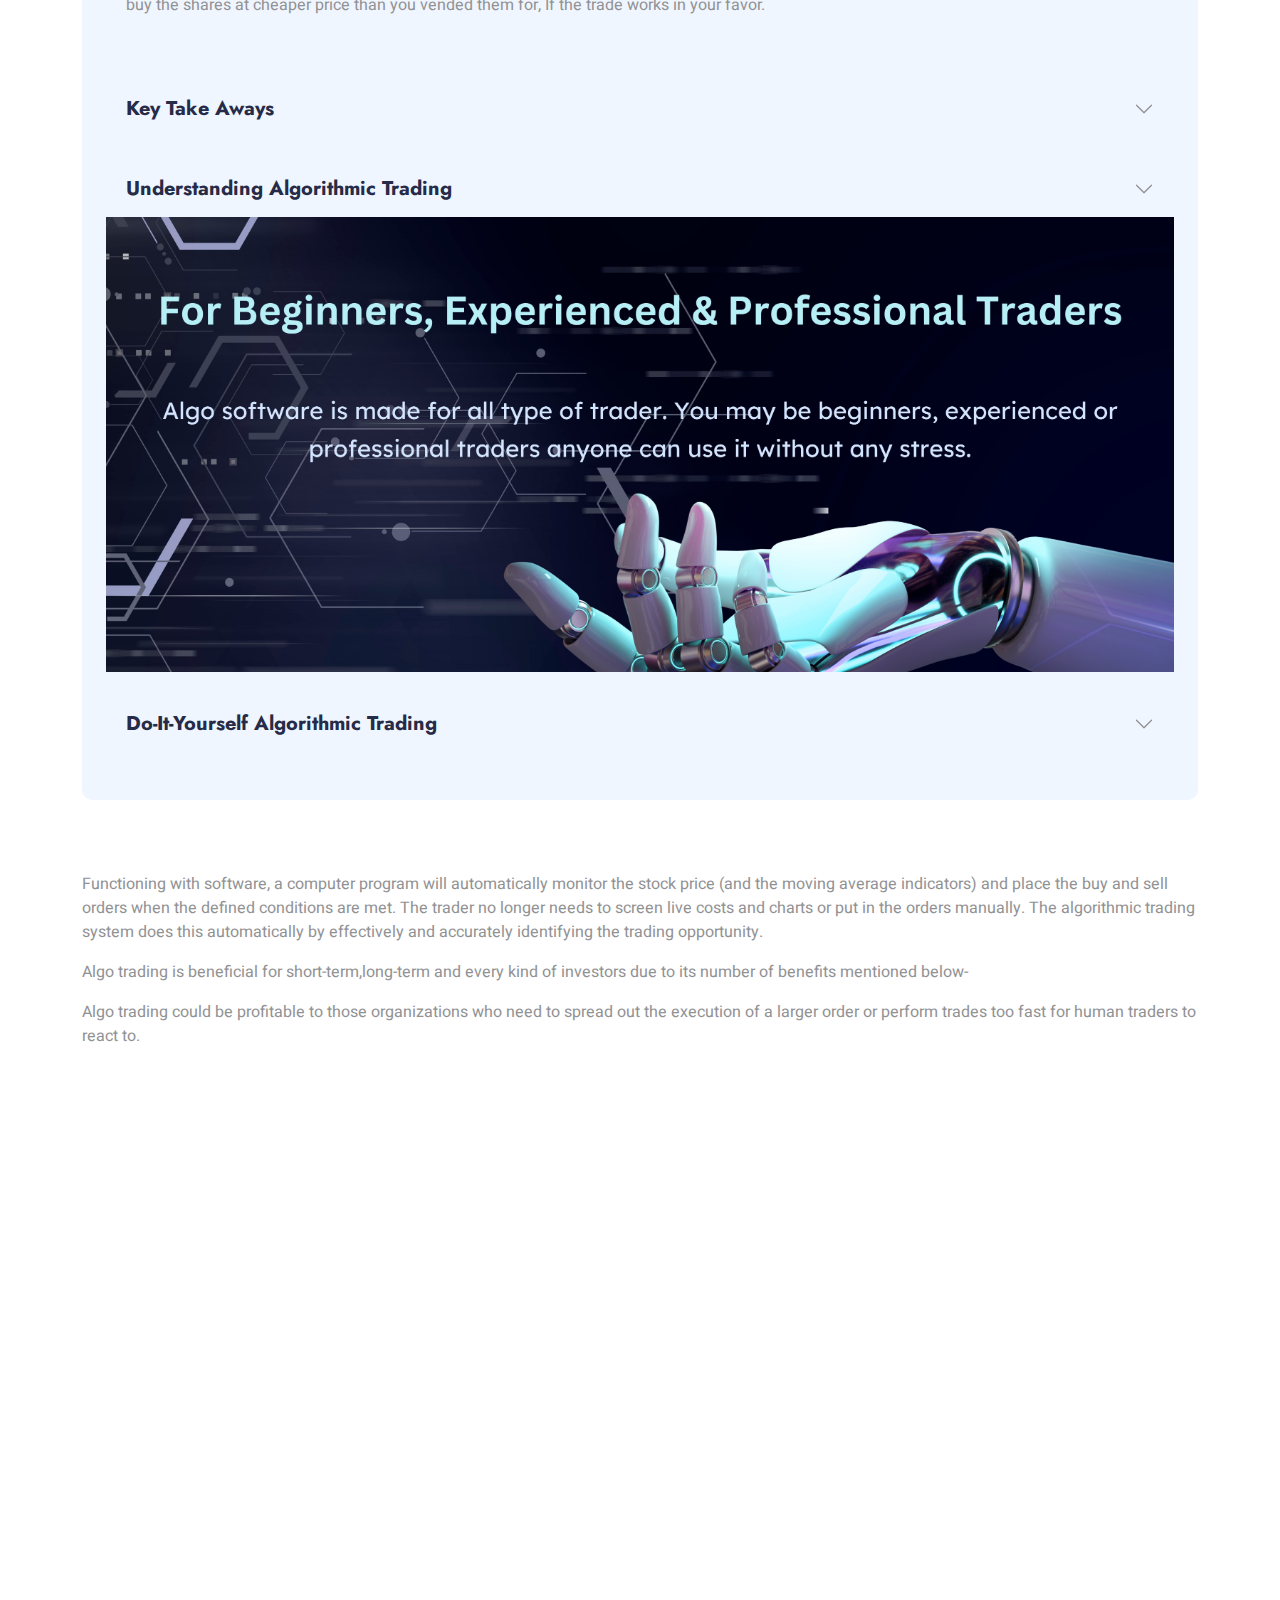
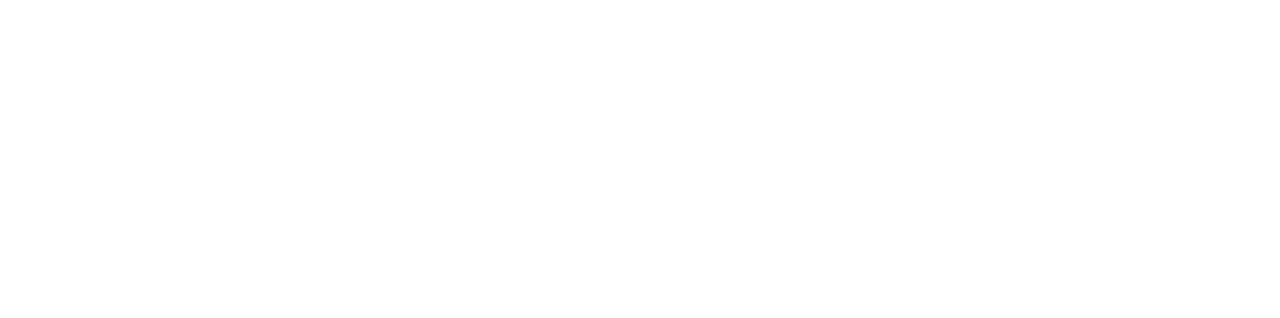
<file: algotrading.html>
<!DOCTYPE html>
<html lang="en">
  <head>
    <meta charset="utf-8">
    <title>Algo Trading</title>
    <meta content="width=device-width, initial-scale=1.0" name="viewport">
    <meta content="" name="keywords">
    <meta content="" name="description">
    <!-- Favicon -->
    <link href="img/favicon.ico" rel="icon">
    <!-- Google Web Fonts -->
    <link rel="preconnect" href="https://fonts.googleapis.com">
    <link rel="preconnect" href="https://fonts.gstatic.com" crossorigin>
    <link href="https://fonts.googleapis.com/css2?family=Heebo:wght@400;500&family=Jost:wght@500;600;700&display=swap" rel="stylesheet">
    <!-- Icon Font Stylesheet -->
    <link href="https://cdnjs.cloudflare.com/ajax/libs/font-awesome/5.10.0/css/all.min.css" rel="stylesheet">
    <link href="https://cdn.jsdelivr.net/npm/bootstrap-icons@1.4.1/font/bootstrap-icons.css" rel="stylesheet">
    <!-- Libraries Stylesheet -->
    <link href="lib/animate/animate.min.css" rel="stylesheet">
    <link href="lib/owlcarousel/assets/owl.carousel.min.css" rel="stylesheet">
    <!-- Customized Bootstrap Stylesheet -->
    <link href="css/bootstrap.min.css" rel="stylesheet">
    <!-- Template Stylesheet -->
    <link href="css/style.css" rel="stylesheet">
  </head>
  <body data-bs-spy="scroll" data-bs-target=".navbar" data-bs-offset="51">
    <div class="container-xxl bg-white p-0">
      <!-- Spinner Start -->
      <div id="spinner" class="show bg-white position-fixed translate-middle w-100 vh-100 top-50 start-50 d-flex align-items-center justify-content-center">
        <div class="spinner-grow text-primary" style="width: 3rem; height: 3rem;" role="status">
          <span class="sr-only">Loading...</span>
        </div>
      </div>
      <!-- Spinner End -->
      <!-- Navbar & Hero Start -->
      <div class="container-xxl position-relative p-0" id="home">
        <nav class="navbar navbar-expand-lg navbar-light px-4 px-lg-5 py-3 py-lg-0">
          <a href="index.html" class="navbar-brand p-0">
            <!--  <h1 class="m-0">FitApp</h1> -->
            <img src="img/logo.png" height="60" alt="Logo">
          </a>
          <button class="navbar-toggler" type="button" data-bs-toggle="collapse" data-bs-target="#navbarCollapse">
            <span class="fa fa-bars"></span>
          </button>
          <div class="collapse navbar-collapse" id="navbarCollapse">
            <div class="navbar-nav mx-auto py-0">
              <a href="index.html" class="nav-item nav-link active">Home</a>
              <a href="index.html" class="nav-item nav-link">About</a>
              <a href="index.html" class="nav-item nav-link">Services</a>
              <a href="index.html" class="nav-item nav-link">Pricing</a>
              <a href="index.html" class="nav-item nav-link">Contact</a>
              <a href="signin.html" class="nav-item nav-link">Sign-In</a>
            </div>
          </div>
        </nav>
        <div class="container-xxl bg-primary hero-header">
          <div class="container px-lg-5"></div>
          <div>
            <br>
            <br>
            <br>
            <br>
            <br>
          </div>
        </div>
      </div>
      <!-- Navbar & Hero End -->
      <!-- About Start -->
      <div class="container-fluid faq py-5">
        <div class="container py-5">
          <div class="row g-5 align-items-center">
            <div class="col-12 wow fadeInLeft" data-wow-delay="0.1s">
              <div class="pb-5 text-center">
                <h3 class="display-4 mb-4" style="font-weight: 600 ; font-size:28px;">Algo Trading</h3>
                <p class="mb-4" style=" font-size:16px;"> Algorithmic trading is a process for executing orders exercising automated and pre-programmed trading instructions to regard for variables similar as price, timing and volume. An algorithm is a set of directions for working a problem. Computer algorithms shoot small portions of the full order to the request over time. Algorithmic trading makes use of complex formulas, combined with fine models and mortal oversight, to make opinions to buy or vend fiscal securities on an exchange. Algorithmic dealers frequently make use of high- frequency trading technology, which can enable a establishment to make knockouts of thousands of trades per second. Algorithmic trading can be used in a wide variety of situations including order prosecution, arbitrage, and trend trading strategies.
                <p></p>
              </div>
              <div class="accordion bg-light rounded p-4" id="accordionExample">
                <img src="img/algotrading.jpg" width="100%">
                <div class="accordion-item border-0 mb-4">
                  <h2 class="accordion-header" id="headingOne">
                    <button class="accordion-button text-dark fs-5 fw-bold rounded-top" type="button" data-bs-toggle="collapse" data-bs-target="#collapseOne" aria-expanded="true" aria-controls="collapseTOne"> Work Inflow Of Index </button>
                  </h2>
                  <div id="collapseOne" class="accordion-collapse collapse show" aria-labelledby="headingOne" data-bs-parent="#accordionExample">
                    <div class="accordion-body my-2">
                      <p class="mb-4" style=" font-size:16px;">Intraday Indicator Strategy is working only in AlgoJunction., EQUITY & MCX Market. This strategy is completely algo trading strategy. In this strategy our system works only intraday trading. In this system, only short deals are done. Our system has made a short trade position every day on the base of plutocrat operation and threat operation in the named stock. In this short cell strategy, our system works with a mandatory fixed stop loss. <br>
                        <br> Short selling is a new conception to numerous dealers. Most people are familiar with the" buy low, vend high" strategy that most investors use, still many are apprehensive of the fact that you can vend high and buy low. Short selling stocks allow you to benefit from a stock as it's dropping in price. Basically, you adopt shares from your broker to vend and you're responsible for returning those shares at a after point. However, you'll buy the shares at cheaper price than you vended them for, If the trade works in your favor.
                      </p>
                    </div>
                  </div>
                </div>
                <div class="accordion-item border-0 mb-4">
                  <h2 class="accordion-header" id="headingTwo">
                    <button class="accordion-button collapsed text-dark fs-5 fw-bold rounded-top" type="button" data-bs-toggle="collapse" data-bs-target="#collapseTwo" aria-expanded="false" aria-controls="collapseTwo"> Key Take Aways </button>
                  </h2>
                  <div id="collapseTwo" class="accordion-collapse collapse" aria-labelledby="headingTwo" data-bs-parent="#accordionExample">
                    <div class="accordion-body my-2">
                      <p class="mb-4" style="font-size: 16px;">Algorithmic trading is the use of process-and rules- grounded algorithms to employ strategies for executing trades. <br>
                        <br> It has grown significantly in fashion ability since the early 1980s and is used by institutional investors and large trading enterprises for a variety of purposes. <br>
                        <br> While it provides advantages, similar as faster prosecution time and reduced costs, algorithmic trading can also complicate the request's negative tendencies by causing flash crashes and immediate loss of liquidity.
                      </p>
                    </div>
                  </div>
                </div>
                <div class="accordion-item border-0 mb-4">
                  <h2 class="accordion-header" id="headingThree">
                    <button class="accordion-button collapsed text-dark fs-5 fw-bold rounded-top" type="button" data-bs-toggle="collapse" data-bs-target="#collapseThree" aria-expanded="false" aria-controls="collapseThree"> Understanding Algorithmic Trading </button>
                  </h2>
                  <img src="img/algotrading2.jpg" width="100%">
                  <div id="collapseThree" class="accordion-collapse collapse" aria-labelledby="headingThree" data-bs-parent="#accordionExample">
                    <div class="accordion-body my-2">
                      <p class="mb-4" style="font-size: 16px;"> The use of algorithms in trading increased after computerized trading systems were introduced in American financial markets during the 1970s. In 1976, the New York Stock Exchange introduced the Designated Order Turnaround (DOT) system for routing orders from dealers to specialists on the exchange floor. In the following decades, exchanges enhanced their capacities to accept electronic trading, and by 2009, over 60 percent of all trades in the U.S. were executed by computers. <br>
                        <br> Author Michael Lewis brought high-frequency, algorithmic trading to the public’s attention when he published the best-selling book "Flash Boys," which chronicled the lives of Wall Street traders and entrepreneurs who helped create the companies that came to define the structure of electronic trading in America. His book argued that these companies were engaged in an arms race to build ever faster computers, which could communicate with exchanges more quickly, to gain advantage on competitors with speed, using order types which served them to the detriment of average investors.
                      </p>
                    </div>
                  </div>
                </div>
                <!-- New Accordion Item -->
                <div class="accordion-item border-0 mb-4">
                  <h2 class="accordion-header" id="headingFour">
                    <button class="accordion-button collapsed text-dark fs-5 fw-bold rounded-top" type="button" data-bs-toggle="collapse" data-bs-target="#collapseFour" aria-expanded="false" aria-controls="collapseFour"> Do-It-Yourself Algorithmic Trading </button>
                  </h2>
                  <div id="collapseFour" class="accordion-collapse collapse" aria-labelledby="headingFour" data-bs-parent="#accordionExample">
                    <div class="accordion-body my-2">
                      <p class="mb-4" style="font-size: 16px;"> In recent times, the practice of do-it-yourself algorithmic trading has become widespread. Hedge funds like Quintilian, for example, crowdsource algorithms from amateur programmers who compete to win commissions for writing the most profitable code. The practice has been made possible by the spread of high-speed internet and the development of ever-faster computers at relatively affordable prices. Platforms like Quantic have sprung up to serve day traders who wish to try their hand at algorithmic trading. <br>
                        <br> Another significant technology on Wall Street is machine learning. New developments in artificial intelligence have enabled computer programmers to develop programs that can improve themselves through an iterative process called deep learning. Traders are developing algorithms that rely on deep learning to make themselves more profitable.
                      </p>
                    </div>
                  </div>
                </div>
              </div>
              <br>
              <br>
              <br>
              <p>Functioning with software, a computer program will automatically monitor the stock price (and the moving average indicators) and place the buy and sell orders when the defined conditions are met. The trader no longer needs to screen live costs and charts or put in the orders manually. The algorithmic trading system does this automatically by effectively and accurately identifying the trading opportunity.</p>
              <p>Algo trading is beneficial for short-term,long-term and every kind of investors due to its number of benefits mentioned below-</p>
              <p>Algo trading could be profitable to those organizations who need to spread out the execution of a larger order or perform trades too fast for human traders to react to.</p>
            </div>
          </div>
        </div>
      </div>
      <!-- About End -->
      <!-- Footer Start -->
      <div class="container-fluid bg-primary text-light footer wow fadeIn" data-wow-delay="0.1s">
        <div class="container py-5 px-lg-5">
          <div class="row g-5">
            <div class="col-md-6 col-lg-3">
              <h4 class="text-white mb-4">Address</h4>
              <p>
                <i class="fa fa-map-marker-alt me-3"></i>New Delhi,India
              </p>
              <p>
                <i class="fa fa-phone-alt me-3"></i>+91 7275736566
              </p>
              <p>
                <i class="fa fa-envelope me-3"></i>service@algojunction.com
              </p>
              <div class="d-flex pt-2">
                <a class="btn btn-outline-light btn-social" href="https://x.com/JunctionAl26211">
                  <i class="fab fa-twitter"></i>
                </a>
                <a class="btn btn-outline-light btn-social" href="https://www.facebook.com/profile.php?id=61564242620550">
                  <i class="fab fa-facebook-f"></i>
                </a>
                <a class="btn btn-outline-light btn-social" href="https://www.instagram.com/algojunction/">
                  <i class="fab fa-instagram"></i>
                </a>
                <a class="btn btn-outline-light btn-social" href="https://www.linkedin.com/in/algo-junction-686b16319/">
                  <i class="fab fa-linkedin-in"></i>
                </a>
              </div>
            </div>
            <div class="col-md-6 col-lg-3">
              <h4 class="text-white mb-4">Quick Link</h4>
              <a class="btn btn-link" href="career.html">Career</a>
              <a class="btn btn-link" href="index.html">About Us</a>
              <a class="btn btn-link" href="privacypolicy.html">Privacy Policy</a>
              <a class="btn btn-link" href="termandcondition.html">Terms & Condition</a>
              <a class="btn btn-link" href="refundandcancellationpolicy.html">Refund and Cancellation</a>
            </div>
            <div class="col-md-6 col-lg-3">
              <h4 class="text-white mb-4">Explore</h4>
              <a class="btn btn-link" href="websitedeveloment.html">Website Development</a>
              <a class="btn btn-link" href="mobileappdevelopment.html">Mobile App Development</a>
              <a class="btn btn-link" href="algotrading.html">Algo Trading</a>
              <a class="btn btn-link" href="apibridge.html">API Bridge</a>
              <a class="btn btn-link" href="strategydevelopment.html">Strategy Development</a>
            </div>
            <div class="col-md-6 col-lg-3">
              <a href="index.html">
                <img style="align-items: start;" src="img/logo.png" height="65" alt="Logo">
              </a>
              <br>
              <br>
              <h5 style="color: aliceblue; align-items: center;">Turn your concept,website or Application into a working thing</h5>
            </div>
          </div>
          <div>
            <br>
            <P>
              <span class="text-light">Disclaimer:</span> We are not a SEBI registered investment advisor, therefore, none of our ALGO STRATEGIES shall be considered as an investment advice. | Market participants shall use these ALGO STRATEGIES for their knowledge purposes only. CONSULT YOUR INVESTMENT OR ADVISOR BEFORE INVESTING. | AlgoJunction isn't liable for your profits or losses. |All the fees paid to AlgoJunction is non-refundable.
            </P>
          </div>
        </div>
        <div class="container px-lg-5">
          <div class="copyright">
            <div class="row">
              <div class="col-md-6 text-center text-md-start mb-3 mb-md-0"> &copy; <a class="border-bottom" href="index.html">AlgoJunction</a>, All Right Reserved.
                <!--/*** This template is free as long as you keep the footer author’s credit link/attribution link/backlink. If you'd like to use the template without the footer author’s credit link/attribution link/backlink, you can purchase the Credit Removal License from "https://htmlcodex.com/credit-removal". Thank you for your support. ***/-->
              </div>
              <div class="col-md-6 text-center text-md-end">
                <div class="footer-menu">
                  <a href="index.html">Home</a>
                  <a href="">Cookies</a>
                  <a href="">Help</a>
                  <a href="">FQAs</a>
                </div>
              </div>
            </div>
          </div>
        </div>
      </div>
      <!-- Footer End -->
      <!-- Back to Top -->
      <a href="#" class="btn btn-lg btn-lg-square back-to-top pt-2">
        <i class="bi bi-arrow-up text-white"></i>
      </a>
    </div>
    <!-- JavaScript Libraries -->
    <script src="https://code.jquery.com/jquery-3.4.1.min.js"></script>
    <script src="https://cdn.jsdelivr.net/npm/bootstrap@5.0.0/dist/js/bootstrap.bundle.min.js"></script>
    <script src="lib/wow/wow.min.js"></script>
    <script src="lib/easing/easing.min.js"></script>
    <script src="lib/waypoints/waypoints.min.js"></script>
    <script src="lib/counterup/counterup.min.js"></script>
    <script src="lib/owlcarousel/owl.carousel.min.js"></script>
    <!-- Template Javascript -->
    <script src="js/main.js"></script>
  </body>
</html>
</file>
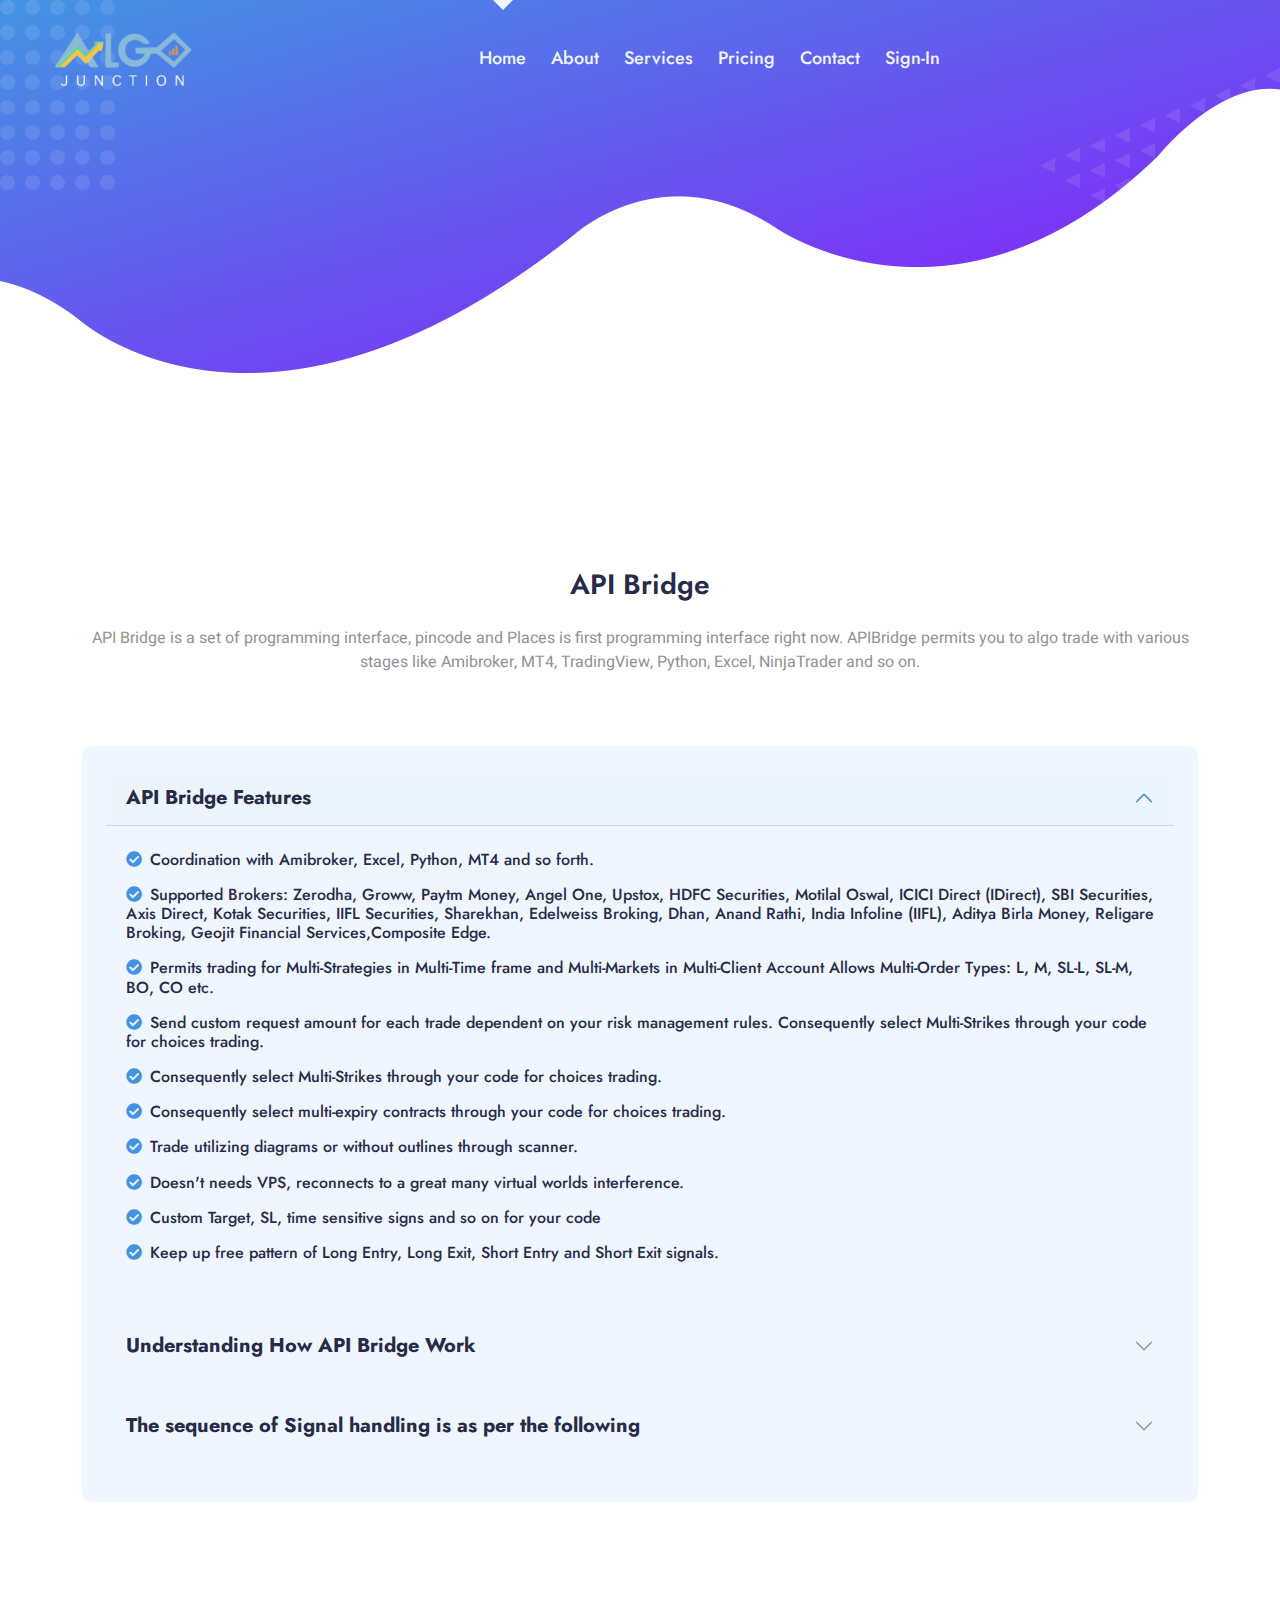
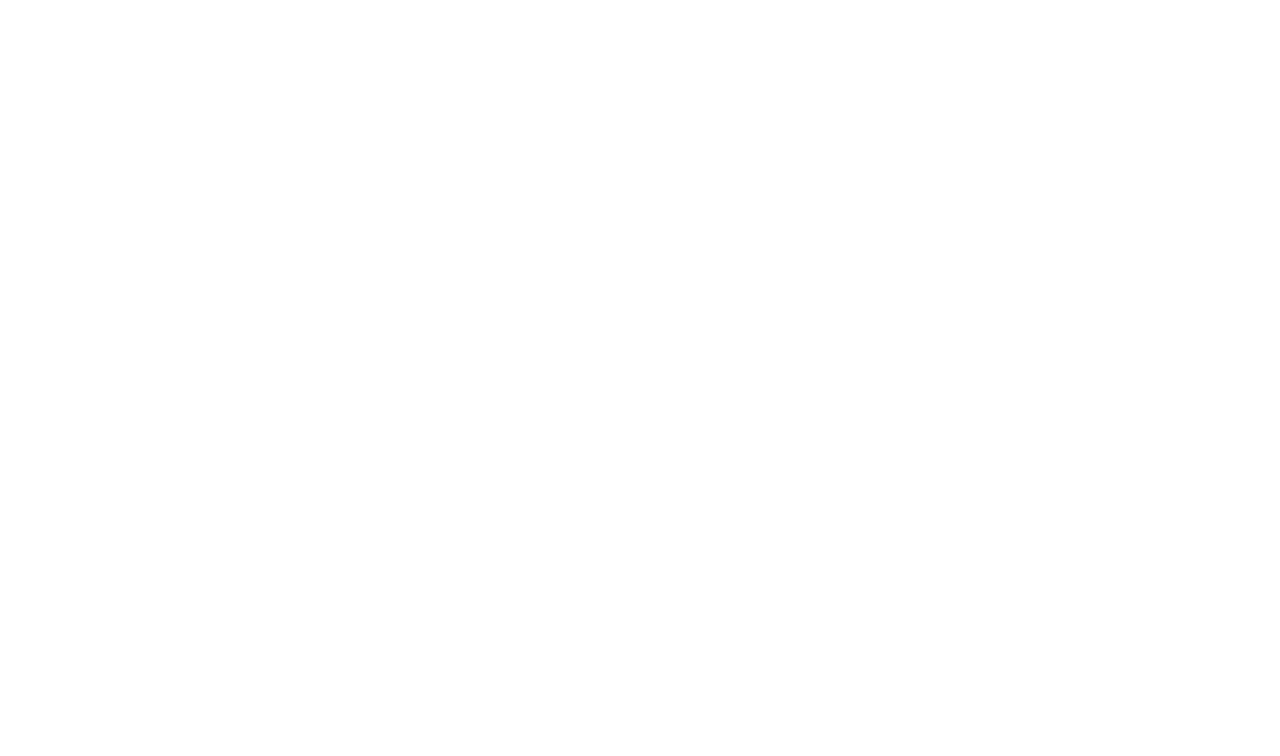
<file: apibridge.html>
<!DOCTYPE html>
<html lang="en">
  <head>
    <meta charset="utf-8">
    <title>apibridge</title>
    <meta content="width=device-width, initial-scale=1.0" name="viewport">
    <meta content="" name="keywords">
    <meta content="" name="description">
    <!-- Favicon -->
    <link href="img/favicon.ico" rel="icon">
    <!-- Google Web Fonts -->
    <link rel="preconnect" href="https://fonts.googleapis.com">
    <link rel="preconnect" href="https://fonts.gstatic.com" crossorigin>
    <link href="https://fonts.googleapis.com/css2?family=Heebo:wght@400;500&family=Jost:wght@500;600;700&display=swap" rel="stylesheet">
    <!-- Icon Font Stylesheet -->
    <link href="https://cdnjs.cloudflare.com/ajax/libs/font-awesome/5.10.0/css/all.min.css" rel="stylesheet">
    <link href="https://cdn.jsdelivr.net/npm/bootstrap-icons@1.4.1/font/bootstrap-icons.css" rel="stylesheet">
    <!-- Libraries Stylesheet -->
    <link href="lib/animate/animate.min.css" rel="stylesheet">
    <link href="lib/owlcarousel/assets/owl.carousel.min.css" rel="stylesheet">
    <!-- Customized Bootstrap Stylesheet -->
    <link href="css/bootstrap.min.css" rel="stylesheet">
    <!-- Template Stylesheet -->
    <link href="css/style.css" rel="stylesheet">
  </head>
  <body data-bs-spy="scroll" data-bs-target=".navbar" data-bs-offset="51">
    <div class="container-xxl bg-white p-0">
      <!-- Spinner Start -->
      <div id="spinner" class="show bg-white position-fixed translate-middle w-100 vh-100 top-50 start-50 d-flex align-items-center justify-content-center">
        <div class="spinner-grow text-primary" style="width: 3rem; height: 3rem;" role="status">
          <span class="sr-only">Loading...</span>
        </div>
      </div>
      <!-- Spinner End -->
      <!-- Navbar & Hero Start -->
      <div class="container-xxl position-relative p-0" id="home">
        <nav class="navbar navbar-expand-lg navbar-light px-4 px-lg-5 py-3 py-lg-0">
          <a href="index.html" class="navbar-brand p-0">
            <!--  <h1 class="m-0">FitApp</h1> -->
            <img src="img/logo.png" height="60" alt="Logo">
          </a>
          <button class="navbar-toggler" type="button" data-bs-toggle="collapse" data-bs-target="#navbarCollapse">
            <span class="fa fa-bars"></span>
          </button>
          <div class="collapse navbar-collapse" id="navbarCollapse">
            <div class="navbar-nav mx-auto py-0">
              <a href="index.html" class="nav-item nav-link active">Home</a>
              <a href="index.html" class="nav-item nav-link">About</a>
              <a href="index.html" class="nav-item nav-link">Services</a>
              <a href="index.html" class="nav-item nav-link">Pricing</a>
              <a href="index.html" class="nav-item nav-link">Contact</a>
              <a href="signin.html" class="nav-item nav-link">Sign-In</a>
            </div>
          </div>
        </nav>
        <div class="container-xxl bg-primary hero-header">
          <div class="container px-lg-5"></div>
          <div>
            <br>
            <br>
            <br>
            <br>
            <br>
          </div>
        </div>
      </div>
      <!-- Navbar & Hero End -->
      <!-- About Start -->
      <div class="container-fluid faq py-5">
        <div class="container py-5">
          <div class="row g-5 align-items-center">
            <div class="col-12 wow fadeInLeft" data-wow-delay="0.1s">
              <div class="pb-5 text-center">
                <h4 class="display-4 mb-4" style="font-weight: 600 ; font-size:28px;">API Bridge</h4>
                <p class="mb-4" style=" font-size:16px;">API Bridge is a set of programming interface, pincode and Places is first programming interface right now. APIBridge permits you to algo trade with various stages like Amibroker, MT4, TradingView, Python, Excel, NinjaTrader and so on.</p>
              </div>
              <div class="accordion bg-light rounded p-4" id="accordionExample">
                <div class="accordion-item border-0 mb-4">
                  <h2 class="accordion-header" id="headingOne">
                    <button class="accordion-button text-dark fs-5 fw-bold rounded-top" type="button" data-bs-toggle="collapse" data-bs-target="#collapseOne" aria-expanded="true" aria-controls="collapseTOne"> API Bridge Features </button>
                  </h2>
                  <div id="collapseOne" class="accordion-collapse collapse show" aria-labelledby="headingOne" data-bs-parent="#accordionExample">
                    <div class="accordion-body my-2">
                      <h6 class="mb-3">
                        <i class="fas fa-check-circle text-primary me-2"></i>Coordination with Amibroker, Excel, Python, MT4 and so forth.
                      </h6>
                      <h6 class="mb-3">
                        <i class="fas fa-check-circle text-primary me-2"></i>Supported Brokers: Zerodha, Groww, Paytm Money, Angel One, Upstox, HDFC Securities, Motilal Oswal, ICICI Direct (IDirect), SBI Securities, Axis Direct, Kotak Securities, IIFL Securities, Sharekhan, Edelweiss Broking, Dhan, Anand Rathi, India Infoline (IIFL), Aditya Birla Money, Religare Broking, Geojit Financial Services,Composite Edge.
                      </h6>
                      <h6 class="mb-3">
                        <i class="fas fa-check-circle text-primary me-2"></i>Permits trading for Multi-Strategies in Multi-Time frame and Multi-Markets in Multi-Client Account Allows Multi-Order Types: L, M, SL-L, SL-M, BO, CO etc.
                      </h6>
                      <h6 class="mb-3">
                        <i class="fas fa-check-circle text-primary me-2"></i>Send custom request amount for each trade dependent on your risk management rules. Consequently select Multi-Strikes through your code for choices trading.
                      </h6>
                      <h6 class="mb-3">
                        <i class="fas fa-check-circle text-primary me-2"></i>Consequently select Multi-Strikes through your code for choices trading.
                      </h6>
                      <h6 class="mb-3">
                        <i class="fas fa-check-circle text-primary me-2"></i>Consequently select multi-expiry contracts through your code for choices trading.
                      </h6>
                      <h6 class="mb-3">
                        <i class="fas fa-check-circle text-primary me-2"></i>Trade utilizing diagrams or without outlines through scanner.
                      </h6>
                      <h6 class="mb-3">
                        <i class="fas fa-check-circle text-primary me-2"></i>Doesn't needs VPS, reconnects to a great many virtual worlds interference.
                      </h6>
                      <h6 class="mb-3">
                        <i class="fas fa-check-circle text-primary me-2"></i>Custom Target, SL, time sensitive signs and so on for your code
                      </h6>
                      <h6 class="mb-3">
                        <i class="fas fa-check-circle text-primary me-2"></i>Keep up free pattern of Long Entry, Long Exit, Short Entry and Short Exit signals.
                      </h6>
                    </div>
                  </div>
                </div>
                <div class="accordion-item border-0 mb-4">
                  <h2 class="accordion-header" id="headingTwo">
                    <button class="accordion-button collapsed text-dark fs-5 fw-bold rounded-top" type="button" data-bs-toggle="collapse" data-bs-target="#collapseTwo" aria-expanded="false" aria-controls="collapseTwo"> Understanding How API Bridge Work </button>
                  </h2>
                  <div id="collapseTwo" class="accordion-collapse collapse" aria-labelledby="headingTwo" data-bs-parent="#accordionExample">
                    <div class="accordion-body my-2">
                      <p class="text-dark">The Bridge works on the basis of "Signals". A Signal is generally a sign (not choice) to Buy or Sell with explicit conditions. The Bridge forms 4 sorts of Signals:</p>
                      <h6 class="mb-3">
                        <i class="fas fa-check-circle text-primary me-2"></i>Long Entry (LE): Equivalent to new Buy for making Long position.
                      </h6>
                      <h6 class="mb-3">
                        <i class="fas fa-check-circle text-primary me-2"></i>Long Exit (LX): Equivalent to Sell for decreasing/square off Long position.
                      </h6>
                      <h6 class="mb-3">
                        <i class="fas fa-check-circle text-primary me-2"></i>Short Entry (SE): Equivalent to new Sell for making Short position.
                      </h6>
                      <h6 class="mb-3">
                        <i class="fas fa-check-circle text-primary me-2"></i>Short Exit (SX): Equivalent to Buy for decreasing /square off Short position.
                      </h6>
                      <h6 class="mb-3">
                        <i class="fas fa-check-circle text-primary me-2"></i>For putting orders, the Bridge requires values either from Signal, or from Symbol Settings window. Any qualities given in Symbol Settings window abrogate the Signal qualities.
                      </h6>
                    </div>
                  </div>
                </div>
                <div class="accordion-item border-0 mb-4">
                  <h2 class="accordion-header" id="headingThree">
                    <button class="accordion-button collapsed text-dark fs-5 fw-bold rounded-top" type="button" data-bs-toggle="collapse" data-bs-target="#collapseThree" aria-expanded="false" aria-controls="collapseThree"> The sequence of Signal handling is as per the following </button>
                  </h2>
                  <div id="collapseThree" class="accordion-collapse collapse" aria-labelledby="headingThree" data-bs-parent="#accordionExample">
                    <div class="accordion-body my-2">
                      <h6 class="mb-3">
                        <i class="fas fa-check-circle text-primary me-2"></i>Signal is received in Bridge
                      </h6>
                      <h6 class="mb-3">
                        <i class="fas fa-check-circle text-primary me-2"></i>Qualities are taken from Symbol Settings window by coordinating image given in Signal with "Input Symbol".
                      </h6>
                      <h6 class="mb-3">
                        <i class="fas fa-check-circle text-primary me-2"></i>Signal Setting rules are applied from Application Settings -> Signal Settings.
                      </h6>
                      <h6 class="mb-3">
                        <i class="fas fa-check-circle text-primary me-2"></i>Risk Management rules are applied from Application Settings -> Global Risk Management.
                      </h6>
                      <h6 class="mb-3">
                        <i class="fas fa-check-circle text-primary me-2"></i>Request is sent to API.
                      </h6>
                    </div>
                  </div>
                </div>
              </div>
            </div>
          </div>
        </div>
      </div>
      <!-- About End -->
      <!-- Footer Start -->
      <div class="container-fluid bg-primary text-light footer wow fadeIn" data-wow-delay="0.1s">
        <div class="container py-5 px-lg-5">
          <div class="row g-5">
            <div class="col-md-6 col-lg-3">
              <h4 class="text-white mb-4">Address</h4>
              <p>
                <i class="fa fa-map-marker-alt me-3"></i>New Delhi,India
              </p>
              <p>
                <i class="fa fa-phone-alt me-3"></i>+91 7275736566
              </p>
              <p>
                <i class="fa fa-envelope me-3"></i>service@algojunction.com
              </p>
              <div class="d-flex pt-2">
                <a class="btn btn-outline-light btn-social" href="https://x.com/JunctionAl26211">
                  <i class="fab fa-twitter"></i>
                </a>
                <a class="btn btn-outline-light btn-social" href="https://www.facebook.com/profile.php?id=61564242620550">
                  <i class="fab fa-facebook-f"></i>
                </a>
                <a class="btn btn-outline-light btn-social" href="https://www.instagram.com/algojunction/">
                  <i class="fab fa-instagram"></i>
                </a>
                <a class="btn btn-outline-light btn-social" href="https://www.linkedin.com/in/algo-junction-686b16319/">
                  <i class="fab fa-linkedin-in"></i>
                </a>
              </div>
            </div>
            <div class="col-md-6 col-lg-3">
              <h4 class="text-white mb-4">Quick Link</h4>
              <a class="btn btn-link" href="career.html">Career</a>
              <a class="btn btn-link" href="index.html">About Us</a>
              <a class="btn btn-link" href="privacypolicy.html">Privacy Policy</a>
              <a class="btn btn-link" href="termandcondition.html">Terms & Condition</a>
              <a class="btn btn-link" href="refundandcancellationpolicy.html">Refund and Cancellation</a>
            </div>
            <div class="col-md-6 col-lg-3">
              <h4 class="text-white mb-4">Explore</h4>
              <a class="btn btn-link" href="websitedeveloment.html">Website Development</a>
              <a class="btn btn-link" href="mobileappdevelopment.html">Mobile App Development</a>
              <a class="btn btn-link" href="algotrading.html">Algo Trading</a>
              <a class="btn btn-link" href="apibridge.html">API Bridge</a>
              <a class="btn btn-link" href="strategydevelopment.html">Strategy Development</a>
            </div>
            <div class="col-md-6 col-lg-3">
              <a href="index.html">
                <img style="align-items: start;" src="img/logo.png" height="65" alt="Logo">
              </a>
              <br>
              <br>
              <h5 style="color: aliceblue; align-items: center;">Turn your concept,website or Application into a working thing</h5>
            </div>
          </div>
          <div>
            <br>
            <P>
              <span class="text-light">Disclaimer:</span> We are not a SEBI registered investment advisor, therefore, none of our ALGO STRATEGIES shall be considered as an investment advice. | Market participants shall use these ALGO STRATEGIES for their knowledge purposes only. CONSULT YOUR INVESTMENT OR ADVISOR BEFORE INVESTING. | AlgoJunction isn't liable for your profits or losses. |All the fees paid to AlgoJunction is non-refundable.
            </P>
          </div>
        </div>
        <div class="container px-lg-5">
          <div class="copyright">
            <div class="row">
              <div class="col-md-6 text-center text-md-start mb-3 mb-md-0"> &copy; <a class="border-bottom" href="index.html">AlgoJunction</a>, All Right Reserved.
                <!--/*** This template is free as long as you keep the footer author’s credit link/attribution link/backlink. If you'd like to use the template without the footer author’s credit link/attribution link/backlink, you can purchase the Credit Removal License from "https://htmlcodex.com/credit-removal". Thank you for your support. ***/-->
              </div>
              <div class="col-md-6 text-center text-md-end">
                <div class="footer-menu">
                  <a href="index.html">Home</a>
                  <a href="">Cookies</a>
                  <a href="">Help</a>
                  <a href="">FQAs</a>
                </div>
              </div>
            </div>
          </div>
        </div>
      </div>
      <!-- Footer End -->
      <!-- Back to Top -->
      <a href="#" class="btn btn-lg btn-lg-square back-to-top pt-2">
        <i class="bi bi-arrow-up text-white"></i>
      </a>
    </div>
    <!-- JavaScript Libraries -->
    <script src="https://code.jquery.com/jquery-3.4.1.min.js"></script>
    <script src="https://cdn.jsdelivr.net/npm/bootstrap@5.0.0/dist/js/bootstrap.bundle.min.js"></script>
    <script src="lib/wow/wow.min.js"></script>
    <script src="lib/easing/easing.min.js"></script>
    <script src="lib/waypoints/waypoints.min.js"></script>
    <script src="lib/counterup/counterup.min.js"></script>
    <script src="lib/owlcarousel/owl.carousel.min.js"></script>
    <!-- Template Javascript -->
    <script src="js/main.js"></script>
  </body>
</html>
</file>
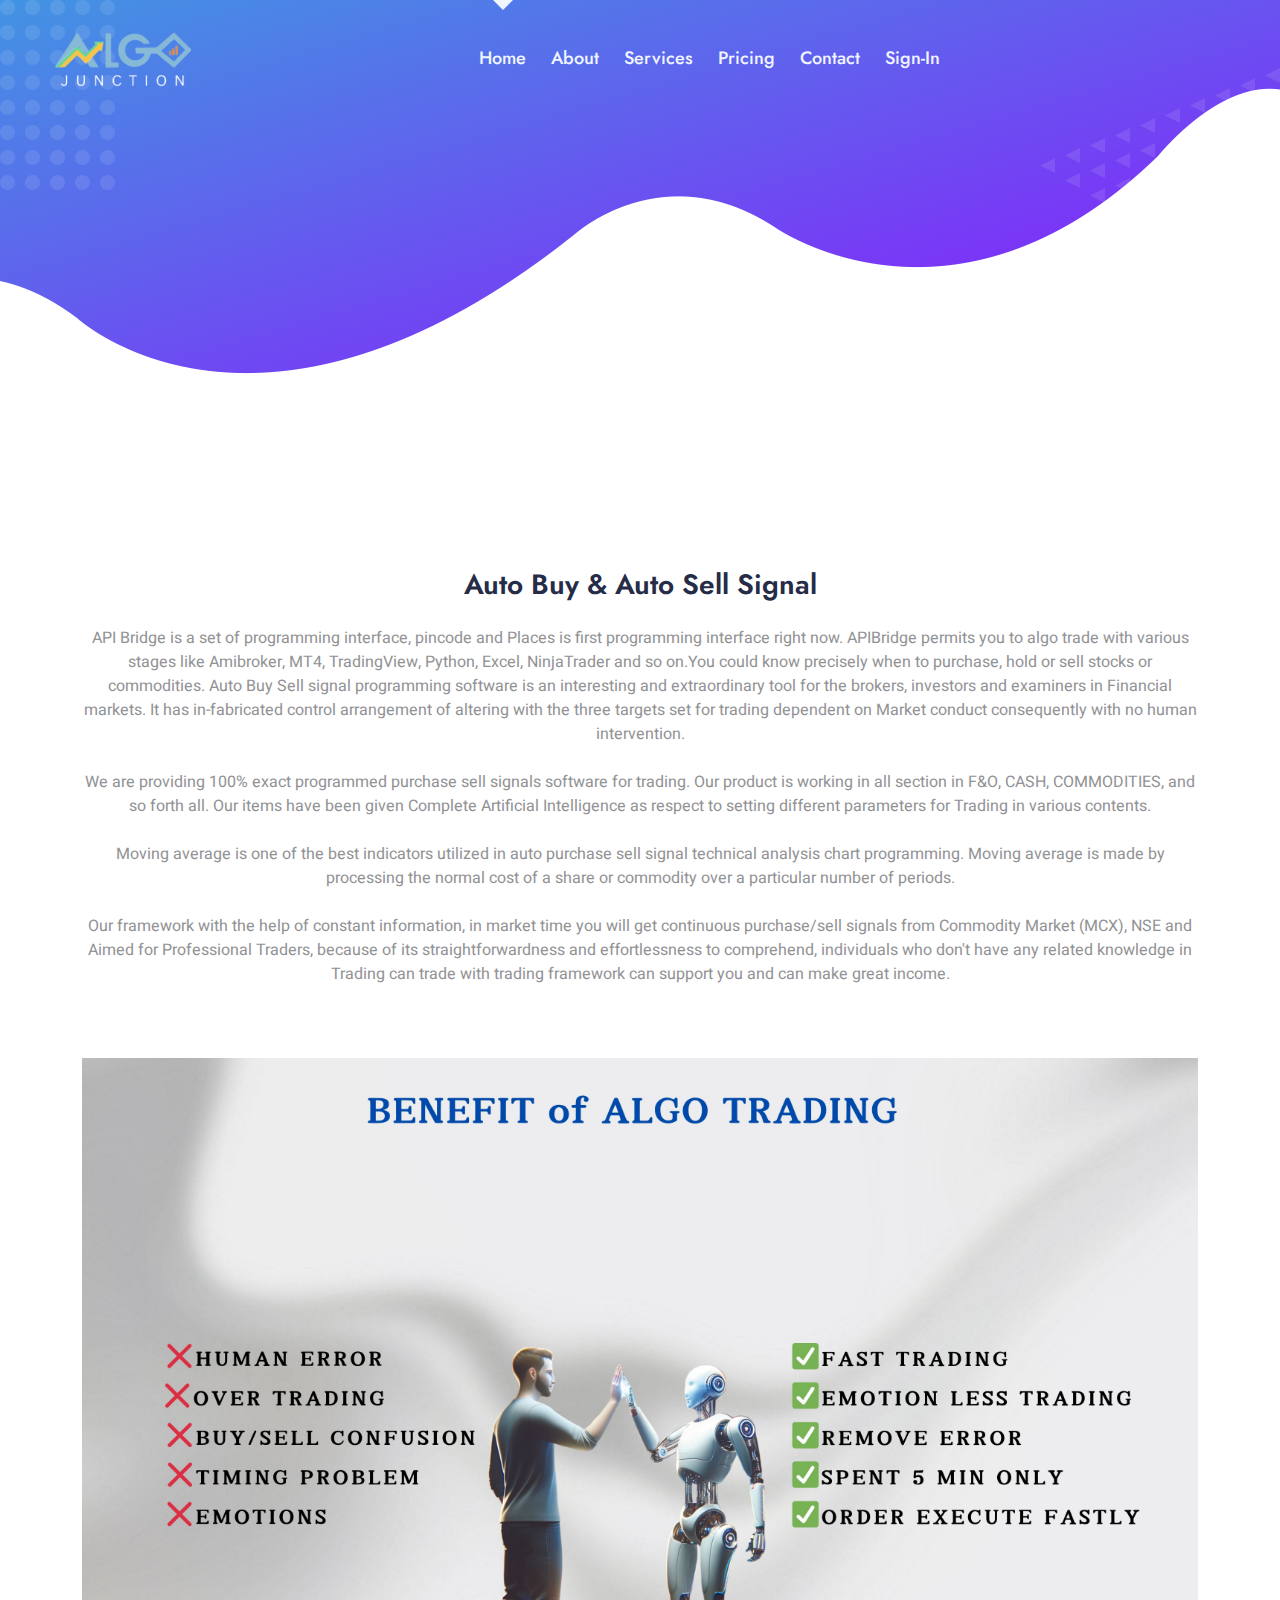
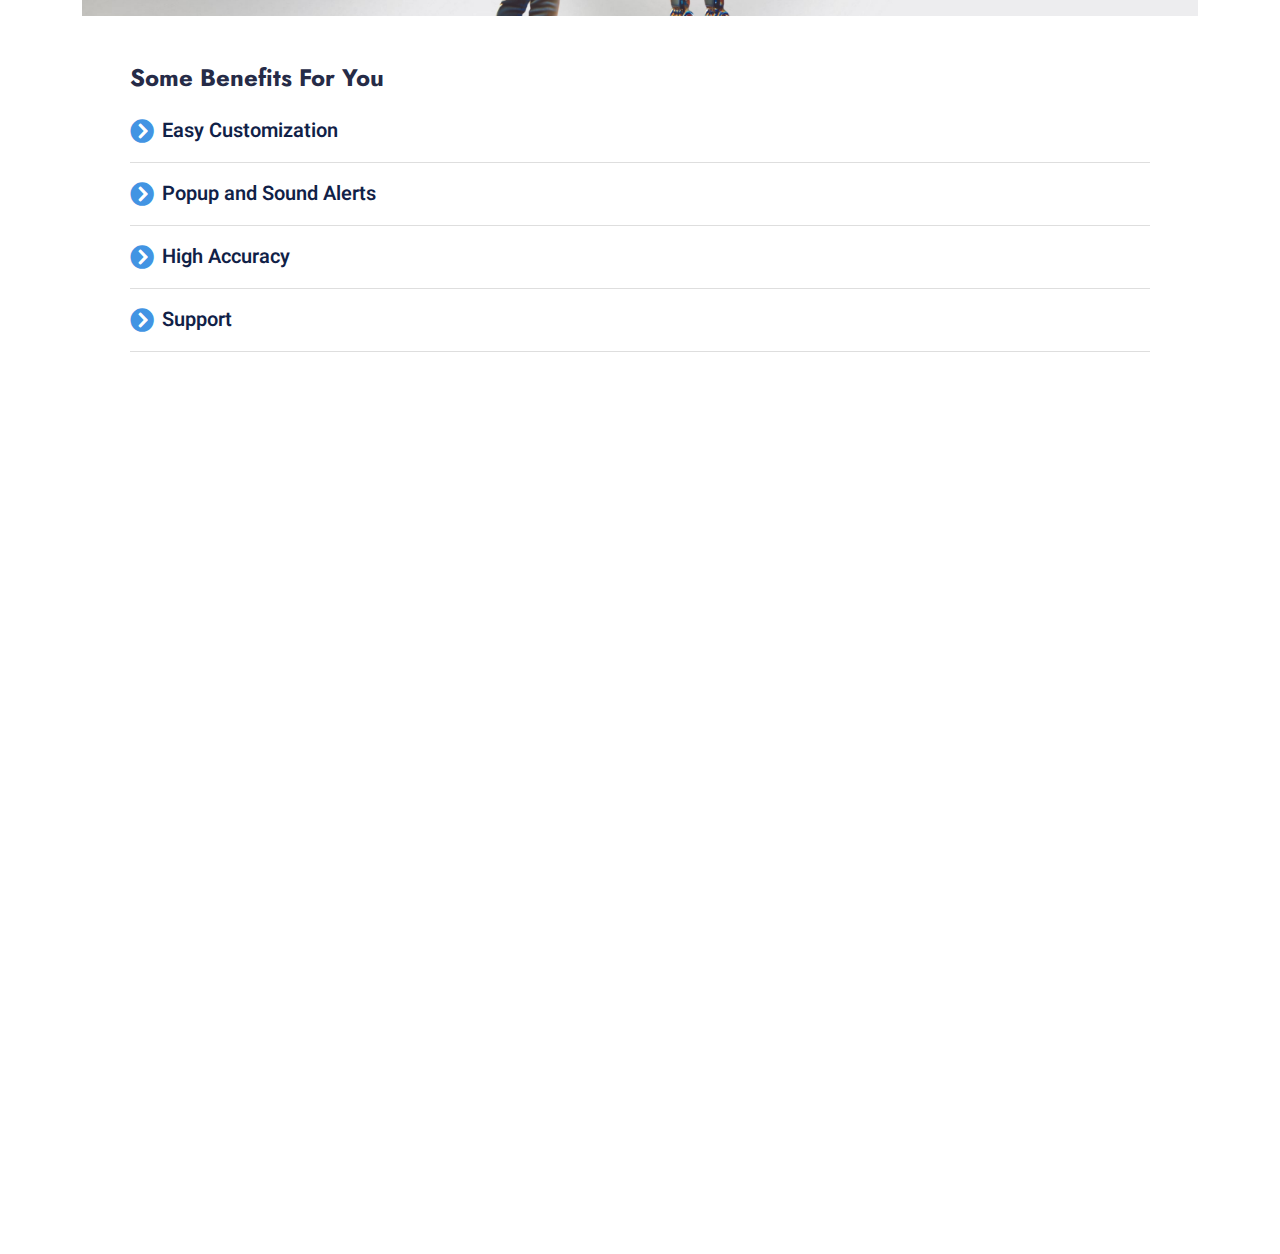
<file: autobuyautosell.html>
<!DOCTYPE html>
<html lang="en">
  <head>
    <meta charset="utf-8">
    <title>autobuyautosell</title>
    <meta content="width=device-width, initial-scale=1.0" name="viewport">
    <meta content="" name="keywords">
    <meta content="" name="description">
    <!-- Favicon -->
    <link href="img/favicon.ico" rel="icon">
    <!-- Google Web Fonts -->
    <link rel="preconnect" href="https://fonts.googleapis.com">
    <link rel="preconnect" href="https://fonts.gstatic.com" crossorigin>
    <link href="https://fonts.googleapis.com/css2?family=Heebo:wght@400;500&family=Jost:wght@500;600;700&display=swap" rel="stylesheet">
    <!-- Icon Font Stylesheet -->
    <link href="https://cdnjs.cloudflare.com/ajax/libs/font-awesome/5.10.0/css/all.min.css" rel="stylesheet">
    <link href="https://cdn.jsdelivr.net/npm/bootstrap-icons@1.4.1/font/bootstrap-icons.css" rel="stylesheet">
    <!-- Libraries Stylesheet -->
    <link href="lib/animate/animate.min.css" rel="stylesheet">
    <link href="lib/owlcarousel/assets/owl.carousel.min.css" rel="stylesheet">
    <!-- Customized Bootstrap Stylesheet -->
    <link href="css/bootstrap.min.css" rel="stylesheet">
    <!-- Template Stylesheet -->
    <link href="css/style.css" rel="stylesheet">
  </head>
  <body data-bs-spy="scroll" data-bs-target=".navbar" data-bs-offset="51">
    <div class="container-xxl bg-white p-0">
      <!-- Spinner Start -->
      <div id="spinner" class="show bg-white position-fixed translate-middle w-100 vh-100 top-50 start-50 d-flex align-items-center justify-content-center">
        <div class="spinner-grow text-primary" style="width: 3rem; height: 3rem;" role="status">
          <span class="sr-only">Loading...</span>
        </div>
      </div>
      <!-- Spinner End -->
      <!-- Navbar & Hero Start -->
      <div class="container-xxl position-relative p-0" id="home">
        <nav class="navbar navbar-expand-lg navbar-light px-4 px-lg-5 py-3 py-lg-0">
          <a href="index.html" class="navbar-brand p-0">
            <!--  <h1 class="m-0">FitApp</h1> -->
            <img src="img/logo.png" height="60" alt="Logo">
          </a>
          <button class="navbar-toggler" type="button" data-bs-toggle="collapse" data-bs-target="#navbarCollapse">
            <span class="fa fa-bars"></span>
          </button>
          <div class="collapse navbar-collapse" id="navbarCollapse">
            <div class="navbar-nav mx-auto py-0">
              <a href="index.html" class="nav-item nav-link active">Home</a>
              <a href="index.html" class="nav-item nav-link">About</a>
              <a href="index.html" class="nav-item nav-link">Services</a>
              <a href="index.html" class="nav-item nav-link">Pricing</a>
              <a href="index.html" class="nav-item nav-link">Contact</a>
              <a href="signin.html" class="nav-item nav-link">Sign-In</a>
            </div>
          </div>
        </nav>
        <div class="container-xxl bg-primary hero-header">
          <div class="container px-lg-5"></div>
          <div>
            <br>
            <br>
            <br>
            <br>
            <br>
          </div>
        </div>
      </div>
      <!-- Navbar & Hero End -->
      <!-- About Start -->
      <div class="container-fluid py-5">
        <div class="container py-5">
          <div class="row g-5 align-items-center">
            <div class="col-12 wow fadeInLeft" data-wow-delay="0.1s">
              <div class="pb-5 text-center">
                <h4 class="display-4 mb-4" style="font-weight: 600; font-size: 28px;">Auto Buy & Auto Sell Signal</h4>
                <p class="mb-4" style="font-size: 16px;"> API Bridge is a set of programming interface, pincode and Places is first programming interface right now. APIBridge permits you to algo trade with various stages like Amibroker, MT4, TradingView, Python, Excel, NinjaTrader and so on.You could know precisely when to purchase, hold or sell stocks or commodities. Auto Buy Sell signal programming software is an interesting and extraordinary tool for the brokers, investors and examiners in Financial markets. It has in-fabricated control arrangement of altering with the three targets set for trading dependent on Market conduct consequently with no human intervention. <br>
                  <br> We are providing 100% exact programmed purchase sell signals software for trading. Our product is working in all section in F&O, CASH, COMMODITIES, and so forth all. Our items have been given Complete Artificial Intelligence as respect to setting different parameters for Trading in various contents. <br>
                  <br> Moving average is one of the best indicators utilized in auto purchase sell signal technical analysis chart programming. Moving average is made by processing the normal cost of a share or commodity over a particular number of periods. <br>
                  <br> Our framework with the help of constant information, in market time you will get continuous purchase/sell signals from Commodity Market (MCX), NSE and Aimed for Professional Traders, because of its straightforwardness and effortlessness to comprehend, individuals who don't have any related knowledge in Trading can trade with trading framework can support you and can make great income.
                </p>
              </div>
              <img src="img/manualauto.jpg" width="100%" height="100%">
              <div class="container my-5">
                <h4 class="mb-4 fw-bold">Some Benefits For You</h4>
                <ul class="list-unstyled">
                  <!-- Benefit Item 1 -->
                  <li class="mb-3">
                    <div class="d-flex align-items-center benefit-item" onclick="toggleDescription(this)" style="cursor: pointer; font-size: 1.25rem;">
                      <i class="fas fa-chevron-circle-right text-primary me-2" style="font-size: 1.5rem;"></i>
                      <span style="font-weight: 600; color: #102147; font-size: 20px;">Easy Customization</span>
                    </div>
                    <div class="benefit-description mt-2" style="display: none;">
                      <p class="text-muted">Time-saving: Customizations can be made quickly without complex procedures.</p>
                      <p class="text-muted">User-friendly: It allows non-technical users to make changes easily.</p>
                      <p class="text-muted">Personalization: Software can be tailored to suit individual or business needs.</p>
                      <p class="text-muted">Improved productivity: Users can create an environment that helps them work more efficiently.</p>
                    </div>
                    <hr style="border-top: 1px solid grey;">
                  </li>
                  <!-- Benefit Item 2 -->
                  <li class="mb-3">
                    <div class="d-flex align-items-center benefit-item" onclick="toggleDescription(this)" style="cursor: pointer; font-size: 1.25rem;">
                      <i class="fas fa-chevron-circle-right text-primary me-2" style="font-size: 1.5rem;"></i>
                      <span style="font-weight: 600; color: #102147; font-size: 20px;">Popup and Sound Alerts</span>
                    </div>
                    <div class="benefit-description mt-2" style="display: none;">
                      <p class="text-muted">Get notified with popup and sound alerts for important actions.</p>
                    </div>
                    <hr style="border-top: 1px solid grey;">
                  </li>
                  <!-- Benefit Item 3 -->
                  <li class="mb-3">
                    <div class="d-flex align-items-center benefit-item" onclick="toggleDescription(this)" style="cursor: pointer; font-size: 1.25rem;">
                      <i class="fas fa-chevron-circle-right text-primary me-2" style="font-size: 1.5rem;"></i>
                      <span style="font-weight: 600; color: #102147; font-size: 20px;">High Accuracy</span>
                    </div>
                    <div class="benefit-description mt-2" style="display: none;">
                      <p class="text-muted">The Reduced risk of manual errors when placing trades.</p>
                    </div>
                    <hr style="border-top: 1px solid grey;">
                  </li>
                  <!-- Benefit Item 4 -->
                  <li class="mb-3">
                    <div class="d-flex align-items-center benefit-item" onclick="toggleDescription(this)" style="cursor: pointer; font-size: 1.25rem;">
                      <i class="fas fa-chevron-circle-right text-primary me-2" style="font-size: 1.5rem;"></i>
                      <span style="font-weight: 600; color: #102147; font-size: 20px;">Support</span>
                    </div>
                    <div class="benefit-description mt-2" style="display: none;">
                      <p class="text-muted">Get support from our professionals who better understand your needs.</p>
                    </div>
                    <hr style="border-top: 1px solid grey;">
                  </li>
                </ul>
              </div>
            </div>
          </div>
        </div>
      </div>
      <!-- JavaScript to handle the toggle functionality -->
      <script>
        function toggleDescription(element) {
          const icon = element.querySelector('i');
          const description = element.nextElementSibling;
          const isDescriptionVisible = description.style.display === 'block';
          // Toggle icon direction and description visibility
          icon.classList.toggle('fa-chevron-circle-right', isDescriptionVisible);
          icon.classList.toggle('fa-chevron-circle-down', !isDescriptionVisible);
          description.style.display = isDescriptionVisible ? 'none' : 'block';
        }
      </script>
      <!-- About End -->
      <!-- Footer Start -->
      <div class="container-fluid bg-primary text-light footer wow fadeIn" data-wow-delay="0.1s">
        <div class="container py-5 px-lg-5">
          <div class="row g-5">
            <div class="col-md-6 col-lg-3">
              <h4 class="text-white mb-4">Address</h4>
              <p>
                <i class="fa fa-map-marker-alt me-3"></i>New Delhi,India
              </p>
              <p>
                <i class="fa fa-phone-alt me-3"></i>+91 7275736566
              </p>
              <p>
                <i class="fa fa-envelope me-3"></i>service@algojunction.com
              </p>
              <div class="d-flex pt-2">
                <a class="btn btn-outline-light btn-social" href="https://x.com/JunctionAl26211">
                  <i class="fab fa-twitter"></i>
                </a>
                <a class="btn btn-outline-light btn-social" href="https://www.facebook.com/profile.php?id=61564242620550">
                  <i class="fab fa-facebook-f"></i>
                </a>
                <a class="btn btn-outline-light btn-social" href="https://www.instagram.com/algojunction/">
                  <i class="fab fa-instagram"></i>
                </a>
                <a class="btn btn-outline-light btn-social" href="https://www.linkedin.com/in/algo-junction-686b16319/">
                  <i class="fab fa-linkedin-in"></i>
                </a>
              </div>
            </div>
            <div class="col-md-6 col-lg-3">
              <h4 class="text-white mb-4">Quick Link</h4>
              <a class="btn btn-link" href="career.html">Career</a>
              <a class="btn btn-link" href="index.html">About Us</a>
              <a class="btn btn-link" href="privacypolicy.html">Privacy Policy</a>
              <a class="btn btn-link" href="termandcondition.html">Terms & Condition</a>
              <a class="btn btn-link" href="refundandcancellationpolicy.html">Refund and Cancellation</a>
            </div>
            <div class="col-md-6 col-lg-3">
              <h4 class="text-white mb-4">Explore</h4>
              <a class="btn btn-link" href="websitedeveloment.html">Website Development</a>
              <a class="btn btn-link" href="mobileappdevelopment.html">Mobile App Development</a>
              <a class="btn btn-link" href="algotrading.html">Algo Trading</a>
              <a class="btn btn-link" href="apibridge.html">API Bridge</a>
              <a class="btn btn-link" href="strategydevelopment.html">Strategy Development</a>
            </div>
            <div class="col-md-6 col-lg-3">
              <a href="index.html">
                <img style="align-items: start;" src="img/logo.png" height="65" alt="Logo">
              </a>
              <br>
              <br>
              <h5 style="color: aliceblue; align-items: center;">Turn your concept,website or Application into a working thing</h5>
            </div>
          </div>
          <div>
            <br>
            <P>
              <span class="text-light">Disclaimer:</span> We are not a SEBI registered investment advisor, therefore, none of our ALGO STRATEGIES shall be considered as an investment advice. | Market participants shall use these ALGO STRATEGIES for their knowledge purposes only. CONSULT YOUR INVESTMENT OR ADVISOR BEFORE INVESTING. | AlgoJunction isn't liable for your profits or losses. |All the fees paid to AlgoJunction is non-refundable.
            </P>
          </div>
        </div>
        <div class="container px-lg-5">
          <div class="copyright">
            <div class="row">
              <div class="col-md-6 text-center text-md-start mb-3 mb-md-0"> &copy; <a class="border-bottom" href="index.html">AlgoJunction</a>, All Right Reserved.
                <!--/*** This template is free as long as you keep the footer author’s credit link/attribution link/backlink. If you'd like to use the template without the footer author’s credit link/attribution link/backlink, you can purchase the Credit Removal License from "https://htmlcodex.com/credit-removal". Thank you for your support. ***/-->
              </div>
              <div class="col-md-6 text-center text-md-end">
                <div class="footer-menu">
                  <a href="index.html">Home</a>
                  <a href="">Cookies</a>
                  <a href="">Help</a>
                  <a href="">FQAs</a>
                </div>
              </div>
            </div>
          </div>
        </div>
      </div>
      <!-- Footer End -->
      <!-- Back to Top -->
      <a href="#" class="btn btn-lg btn-lg-square back-to-top pt-2">
        <i class="bi bi-arrow-up text-white"></i>
      </a>
    </div>
    <!-- JavaScript Libraries -->
    <script src="https://code.jquery.com/jquery-3.4.1.min.js"></script>
    <script src="https://cdn.jsdelivr.net/npm/bootstrap@5.0.0/dist/js/bootstrap.bundle.min.js"></script>
    <script src="lib/wow/wow.min.js"></script>
    <script src="lib/easing/easing.min.js"></script>
    <script src="lib/waypoints/waypoints.min.js"></script>
    <script src="lib/counterup/counterup.min.js"></script>
    <script src="lib/owlcarousel/owl.carousel.min.js"></script>
    <!-- Template Javascript -->
    <script src="js/main.js"></script>
  </body>
</html>
</file>
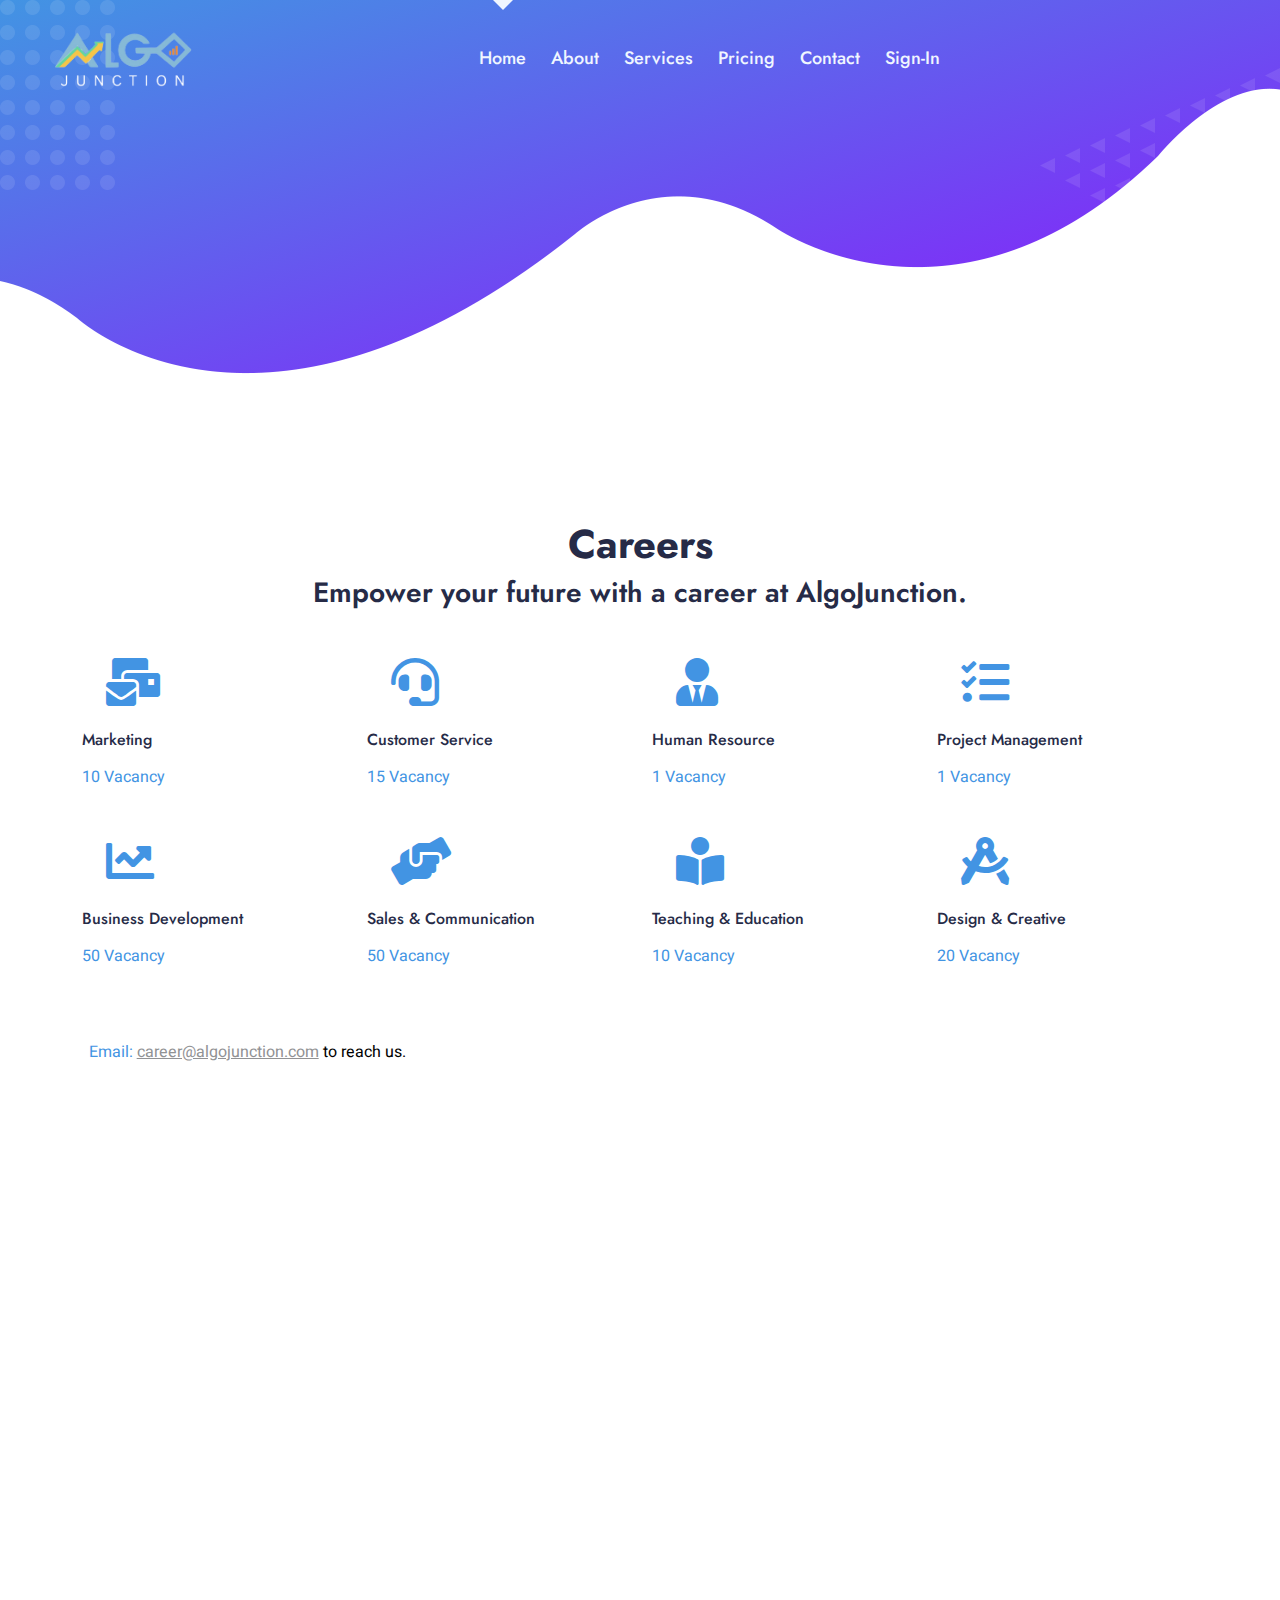
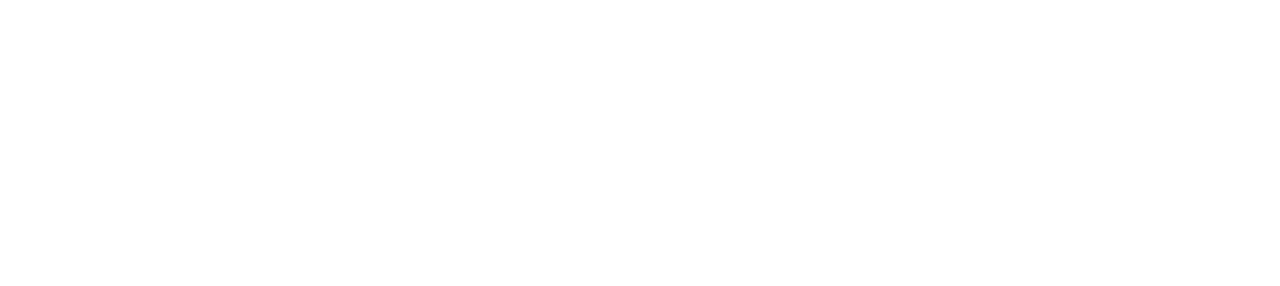
<file: career.html>
<!DOCTYPE html>
<html lang="en">
  <head>
    <meta charset="utf-8">
    <title>Career</title>
    <meta content="width=device-width, initial-scale=1.0" name="viewport">
    <meta content="" name="keywords">
    <meta content="" name="description">
    <!-- Favicon -->
    <link href="img/favicon.ico" rel="icon">
    <!-- Google Web Fonts -->
    <link rel="preconnect" href="https://fonts.googleapis.com">
    <link rel="preconnect" href="https://fonts.gstatic.com" crossorigin>
    <link href="https://fonts.googleapis.com/css2?family=Heebo:wght@400;500&family=Jost:wght@500;600;700&display=swap" rel="stylesheet">
    <!-- Icon Font Stylesheet -->
    <link href="https://cdnjs.cloudflare.com/ajax/libs/font-awesome/5.10.0/css/all.min.css" rel="stylesheet">
    <link href="https://cdn.jsdelivr.net/npm/bootstrap-icons@1.4.1/font/bootstrap-icons.css" rel="stylesheet">
    <!-- Libraries Stylesheet -->
    <link href="lib/animate/animate.min.css" rel="stylesheet">
    <link href="lib/owlcarousel/assets/owl.carousel.min.css" rel="stylesheet">
    <!-- Customized Bootstrap Stylesheet -->
    <link href="css/bootstrap.min.css" rel="stylesheet">
    <!-- Template Stylesheet -->
    <link href="css/style.css" rel="stylesheet">
  </head>
  <body data-bs-spy="scroll" data-bs-target=".navbar" data-bs-offset="51">
    <div class="container-xxl bg-white p-0">
      <!-- Spinner Start -->
      <div id="spinner" class="show bg-white position-fixed translate-middle w-100 vh-100 top-50 start-50 d-flex align-items-center justify-content-center">
        <div class="spinner-grow text-primary" style="width: 3rem; height: 3rem;" role="status">
          <span class="sr-only">Loading...</span>
        </div>
      </div>
      <!-- Spinner End -->
      <!-- Navbar & Hero Start -->
      <div class="container-xxl position-relative p-0" id="home">
        <nav class="navbar navbar-expand-lg navbar-light px-4 px-lg-5 py-3 py-lg-0">
          <a href="index.html" class="navbar-brand p-0">
            <!--  <h1 class="m-0">FitApp</h1> -->
            <img src="img/logo.png" height="60" alt="Logo">
          </a>
          <button class="navbar-toggler" type="button" data-bs-toggle="collapse" data-bs-target="#navbarCollapse">
            <span class="fa fa-bars"></span>
          </button>
          <div class="collapse navbar-collapse" id="navbarCollapse">
            <div class="navbar-nav mx-auto py-0">
              <a href="index.html" class="nav-item nav-link active">Home</a>
              <a href="index.html" class="nav-item nav-link">About</a>
              <a href="index.html" class="nav-item nav-link">Services</a>
              <a href="index.html" class="nav-item nav-link">Pricing</a>
              <a href="index.html" class="nav-item nav-link">Contact</a>
              <a href="signin.html" class="nav-item nav-link">Sign-In</a>
            </div>
          </div>
        </nav>
        <div class="container-xxl bg-primary hero-header">
          <div class="container px-lg-5"></div>
          <div>
            <br>
            <br>
            <br>
            <br>
            <br>
          </div>
        </div>
      </div>
      <!-- Navbar & Hero End -->
      <!-- About Start -->
      <div class="container-xxl py-5">
        <div class="container">
          <h1 style="text-align: center;">Careers</h1>
          <h3 class="text-center mb-5 wow fadeInUp" data-wow-delay="0.1s">Empower your future with a career at AlgoJunction.</h3>
          <div class="row g-4">
            <div class="col-lg-3 col-sm-6 wow fadeInUp" data-wow-delay="0.1s">
              <a class="cat-item rounded p-4" href="">
                <i class="fa fa-3x fa-mail-bulk text-primary mb-4"></i>
                <h6 class="mb-3">Marketing</h6>
                <p class="mb-0">10 Vacancy</p>
              </a>
            </div>
            <div class="col-lg-3 col-sm-6 wow fadeInUp" data-wow-delay="0.3s">
              <a class="cat-item rounded p-4" href="">
                <i class="fa fa-3x fa-headset text-primary mb-4"></i>
                <h6 class="mb-3">Customer Service</h6>
                <p class="mb-0">15 Vacancy</p>
              </a>
            </div>
            <div class="col-lg-3 col-sm-6 wow fadeInUp" data-wow-delay="0.5s">
              <a class="cat-item rounded p-4" href="">
                <i class="fa fa-3x fa-user-tie text-primary mb-4"></i>
                <h6 class="mb-3">Human Resource</h6>
                <p class="mb-0">1 Vacancy</p>
              </a>
            </div>
            <div class="col-lg-3 col-sm-6 wow fadeInUp" data-wow-delay="0.7s">
              <a class="cat-item rounded p-4" href="">
                <i class="fa fa-3x fa-tasks text-primary mb-4"></i>
                <h6 class="mb-3">Project Management</h6>
                <p class="mb-0">1 Vacancy</p>
              </a>
            </div>
            <div class="col-lg-3 col-sm-6 wow fadeInUp" data-wow-delay="0.1s">
              <a class="cat-item rounded p-4" href="">
                <i class="fa fa-3x fa-chart-line text-primary mb-4"></i>
                <h6 class="mb-3">Business Development</h6>
                <p class="mb-0">50 Vacancy</p>
              </a>
            </div>
            <div class="col-lg-3 col-sm-6 wow fadeInUp" data-wow-delay="0.3s">
              <a class="cat-item rounded p-4" href="">
                <i class="fa fa-3x fa-hands-helping text-primary mb-4"></i>
                <h6 class="mb-3">Sales & Communication</h6>
                <p class="mb-0">50 Vacancy</p>
              </a>
            </div>
            <div class="col-lg-3 col-sm-6 wow fadeInUp" data-wow-delay="0.5s">
              <a class="cat-item rounded p-4" href="">
                <i class="fa fa-3x fa-book-reader text-primary mb-4"></i>
                <h6 class="mb-3">Teaching & Education</h6>
                <p class="mb-0">10 Vacancy</p>
              </a>
            </div>
            <div class="col-lg-3 col-sm-6 wow fadeInUp" data-wow-delay="0.7s">
              <a class="cat-item rounded p-4" href="">
                <i class="fa fa-3x fa-drafting-compass text-primary mb-4"></i>
                <h6 class="mb-3">Design & Creative</h6>
                <p class="mb-0">20 Vacancy</p>
              </a>
            </div>
          </div>
          <br>
          <br>
          <p class="s3" style="padding-left: 5pt;text-indent: 0pt;text-align: left;">
            <a href="mailto:compliance@algojunction.com" class="s1" target="_blank">Email: </a>
            <u>career@algojunction.com</u>
            <span style=" color: #000;">to reach us.</span>
          </p>
        </div>
      </div>
      <!-- About End -->
      <!-- Footer Start -->
      <div class="container-fluid bg-primary text-light footer wow fadeIn" data-wow-delay="0.1s">
        <div class="container py-5 px-lg-5">
          <div class="row g-5">
            <div class="col-md-6 col-lg-3">
              <h4 class="text-white mb-4">Address</h4>
              <p>
                <i class="fa fa-map-marker-alt me-3"></i>New Delhi,India
              </p>
              <p>
                <i class="fa fa-phone-alt me-3"></i>+91 7275736566
              </p>
              <p>
                <i class="fa fa-envelope me-3"></i>service@algojunction.com
              </p>
              <div class="d-flex pt-2">
                <a class="btn btn-outline-light btn-social" href="https://x.com/JunctionAl26211">
                  <i class="fab fa-twitter"></i>
                </a>
                <a class="btn btn-outline-light btn-social" href="https://www.facebook.com/profile.php?id=61564242620550">
                  <i class="fab fa-facebook-f"></i>
                </a>
                <a class="btn btn-outline-light btn-social" href="https://www.instagram.com/algojunction/">
                  <i class="fab fa-instagram"></i>
                </a>
                <a class="btn btn-outline-light btn-social" href="https://www.linkedin.com/in/algo-junction-686b16319/">
                  <i class="fab fa-linkedin-in"></i>
                </a>
              </div>
            </div>
            <div class="col-md-6 col-lg-3">
              <h4 class="text-white mb-4">Quick Link</h4>
              <a class="btn btn-link" href="career.html">Career</a>
              <a class="btn btn-link" href="index.html">About Us</a>
              <a class="btn btn-link" href="privacypolicy.html">Privacy Policy</a>
              <a class="btn btn-link" href="termandcondition.html">Terms & Condition</a>
              <a class="btn btn-link" href="refundandcancellationpolicy.html">Refund and Cancellation</a>
            </div>
            <div class="col-md-6 col-lg-3">
              <h4 class="text-white mb-4">Explore</h4>
              <a class="btn btn-link" href="websitedeveloment.html">Website Development</a>
              <a class="btn btn-link" href="mobileappdevelopment.html">Mobile App Development</a>
              <a class="btn btn-link" href="algotrading.html">Algo Trading</a>
              <a class="btn btn-link" href="apibridge.html">API Bridge</a>
              <a class="btn btn-link" href="strategydevelopment.html">Strategy Development</a>
            </div>
            <div class="col-md-6 col-lg-3">
              <a href="index.html">
                <img style="align-items: start;" src="img/logo.png" height="65" alt="Logo">
              </a>
              <br>
              <br>
              <h5 style="color: aliceblue; align-items: center;">Turn your concept,website or Application into a working thing</h5>
            </div>
          </div>
          <div>
            <br>
            <P>
              <span class="text-light">Disclaimer:</span> We are not a SEBI registered investment advisor, therefore, none of our ALGO STRATEGIES shall be considered as an investment advice. | Market participants shall use these ALGO STRATEGIES for their knowledge purposes only. CONSULT YOUR INVESTMENT OR ADVISOR BEFORE INVESTING. | AlgoJunction isn't liable for your profits or losses. |All the fees paid to AlgoJunction is non-refundable.
            </P>
          </div>
        </div>
        <div class="container px-lg-5">
          <div class="copyright">
            <div class="row">
              <div class="col-md-6 text-center text-md-start mb-3 mb-md-0"> &copy; <a class="border-bottom" href="index.html">AlgoJunction</a>, All Right Reserved.
                <!--/*** This template is free as long as you keep the footer author’s credit link/attribution link/backlink. If you'd like to use the template without the footer author’s credit link/attribution link/backlink, you can purchase the Credit Removal License from "https://htmlcodex.com/credit-removal". Thank you for your support. ***/-->
              </div>
              <div class="col-md-6 text-center text-md-end">
                <div class="footer-menu">
                  <a href="index.html">Home</a>
                  <a href="">Cookies</a>
                  <a href="">Help</a>
                  <a href="">FQAs</a>
                </div>
              </div>
            </div>
          </div>
        </div>
      </div>
      <!-- Footer End -->
      <!-- Back to Top -->
      <a href="#" class="btn btn-lg btn-lg-square back-to-top pt-2">
        <i class="bi bi-arrow-up text-white"></i>
      </a>
    </div>
    <!-- JavaScript Libraries -->
    <script src="https://code.jquery.com/jquery-3.4.1.min.js"></script>
    <script src="https://cdn.jsdelivr.net/npm/bootstrap@5.0.0/dist/js/bootstrap.bundle.min.js"></script>
    <script src="lib/wow/wow.min.js"></script>
    <script src="lib/easing/easing.min.js"></script>
    <script src="lib/waypoints/waypoints.min.js"></script>
    <script src="lib/counterup/counterup.min.js"></script>
    <script src="lib/owlcarousel/owl.carousel.min.js"></script>
    <!-- Template Javascript -->
    <script src="js/main.js"></script>
  </body>
</html>
</file>
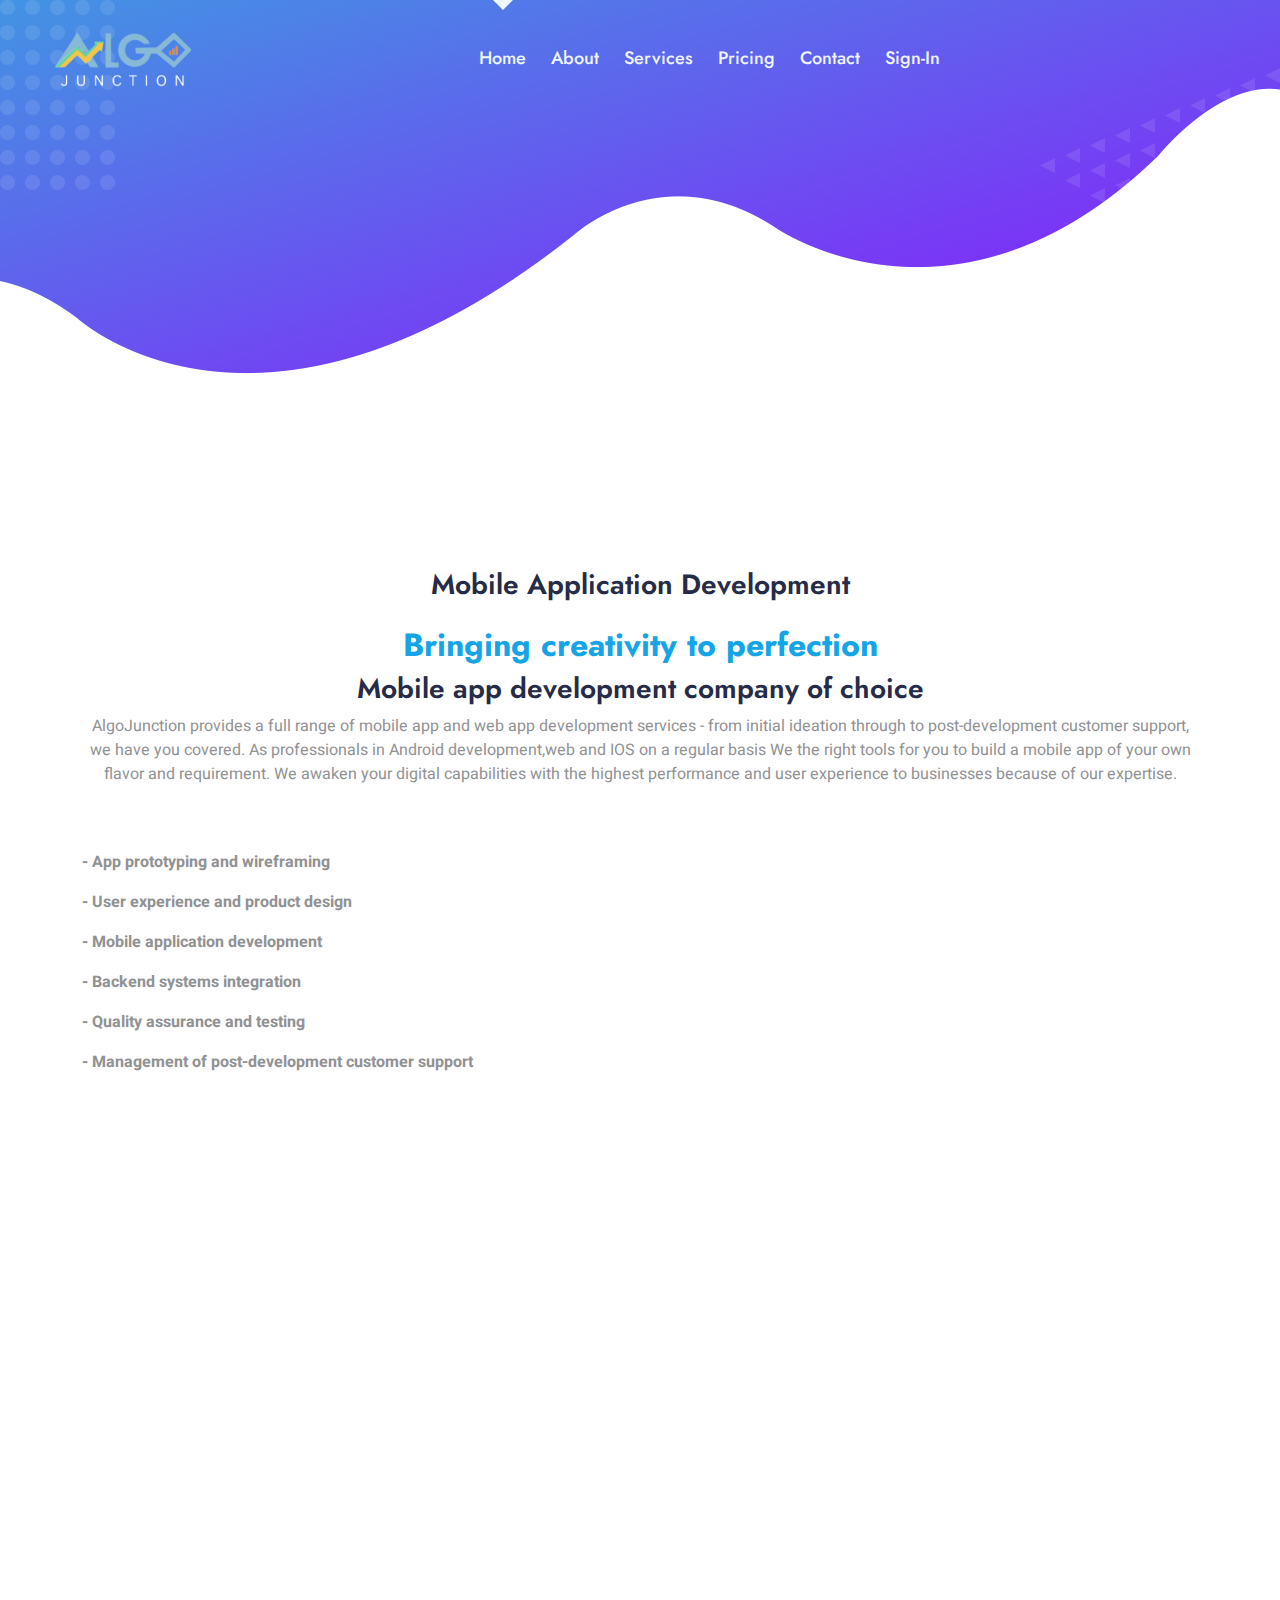
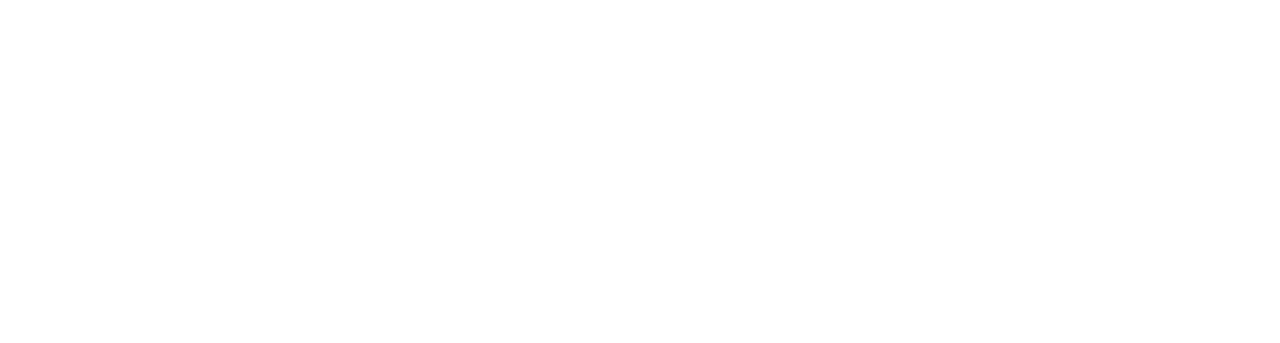
<file: mobileappdevelopment.html>
<!DOCTYPE html>
<html lang="en">
  <head>
    <meta charset="utf-8">
    <title>mobileappdevelopment</title>
    <meta content="width=device-width, initial-scale=1.0" name="viewport">
    <meta content="" name="keywords">
    <meta content="" name="description">
    <!-- Favicon -->
    <link href="img/favicon.ico" rel="icon">
    <!-- Google Web Fonts -->
    <link rel="preconnect" href="https://fonts.googleapis.com">
    <link rel="preconnect" href="https://fonts.gstatic.com" crossorigin>
    <link href="https://fonts.googleapis.com/css2?family=Heebo:wght@400;500&family=Jost:wght@500;600;700&display=swap" rel="stylesheet">
    <!-- Icon Font Stylesheet -->
    <link href="https://cdnjs.cloudflare.com/ajax/libs/font-awesome/5.10.0/css/all.min.css" rel="stylesheet">
    <link href="https://cdn.jsdelivr.net/npm/bootstrap-icons@1.4.1/font/bootstrap-icons.css" rel="stylesheet">
    <!-- Libraries Stylesheet -->
    <link href="lib/animate/animate.min.css" rel="stylesheet">
    <link href="lib/owlcarousel/assets/owl.carousel.min.css" rel="stylesheet">
    <!-- Customized Bootstrap Stylesheet -->
    <link href="css/bootstrap.min.css" rel="stylesheet">
    <!-- Template Stylesheet -->
    <link href="css/style.css" rel="stylesheet">
  </head>
  <body data-bs-spy="scroll" data-bs-target=".navbar" data-bs-offset="51">
    <div class="container-xxl bg-white p-0">
      <!-- Spinner Start -->
      <div id="spinner" class="show bg-white position-fixed translate-middle w-100 vh-100 top-50 start-50 d-flex align-items-center justify-content-center">
        <div class="spinner-grow text-primary" style="width: 3rem; height: 3rem;" role="status">
          <span class="sr-only">Loading...</span>
        </div>
      </div>
      <!-- Spinner End -->
      <!-- Navbar & Hero Start -->
      <div class="container-xxl position-relative p-0" id="home">
        <nav class="navbar navbar-expand-lg navbar-light px-4 px-lg-5 py-3 py-lg-0">
          <a href="index.html" class="navbar-brand p-0">
            <!--  <h1 class="m-0">FitApp</h1> -->
            <img src="img/logo.png" height="60" alt="Logo">
          </a>
          <button class="navbar-toggler" type="button" data-bs-toggle="collapse" data-bs-target="#navbarCollapse">
            <span class="fa fa-bars"></span>
          </button>
          <div class="collapse navbar-collapse" id="navbarCollapse">
            <div class="navbar-nav mx-auto py-0">
              <a href="index.html" class="nav-item nav-link active">Home</a>
              <a href="index.html" class="nav-item nav-link">About</a>
              <a href="index.html" class="nav-item nav-link">Services</a>
              <a href="index.html" class="nav-item nav-link">Pricing</a>
              <a href="index.html" class="nav-item nav-link">Contact</a>
              <a href="signin.html" class="nav-item nav-link">Sign-In</a>
            </div>
           </div>
        </nav>
        <div class="container-xxl bg-primary hero-header">
          <div class="container px-lg-5"></div>
          <div>
            <br>
            <br>
            <br>
            <br>
            <br>
          </div>
        </div>
      </div>
      <!-- Navbar & Hero End -->
      <!-- About Start -->
      <div class="container-fluid faq py-5">
        <div class="container py-5">
          <div class="row g-5 align-items-center">
            <div class="col-12 wow fadeInLeft" data-wow-delay="0.1s">
              <div class="pb-5 text-center">
                <h4 class="display-4 mb-4" style="font-weight: 600 ; font-size:28px;">Mobile Application Development</h4>
                <h2 style="color:rgb(21, 165, 231);">Bringing creativity to perfection</h2>
                <h3>Mobile app development company of choice</h3>
                <p>AlgoJunction provides a full range of mobile app and web app development services - from initial ideation through to post-development customer support, we have you covered. As professionals in Android development,web and IOS on a regular basis We the right tools for you to build a mobile app of your own flavor and requirement. We awaken your digital capabilities with the highest performance and user experience to businesses because of our expertise.</p>
              </div>
              <p>
                <strong>- App prototyping and wireframing</strong>
              </p>
              <p>
                <strong>- User experience and product design</strong>
              </p>
              <p>
                <strong>- Mobile application development</strong>
              </p>
              <p>
                <strong>- Backend systems integration</strong>
              </p>
              <p>
                <strong>- Quality assurance and testing</strong>
              </p>
              <p>
                <strong>- Management of post-development customer support</strong>
              </p>
            </div>
          </div>
        </div>
      </div>
      <!-- About End -->
      <!-- Footer Start -->
      <div class="container-fluid bg-primary text-light footer wow fadeIn" data-wow-delay="0.1s">
        <div class="container py-5 px-lg-5">
          <div class="row g-5">
            <div class="col-md-6 col-lg-3">
              <h4 class="text-white mb-4">Address</h4>
              <p>
                <i class="fa fa-map-marker-alt me-3"></i>New Delhi,India
              </p>
              <p>
                <i class="fa fa-phone-alt me-3"></i>+91 7275736566
              </p>
              <p>
                <i class="fa fa-envelope me-3"></i>service@algojunction.com
              </p>
              <div class="d-flex pt-2">
                <a class="btn btn-outline-light btn-social" href="https://x.com/JunctionAl26211">
                  <i class="fab fa-twitter"></i>
                </a>
                <a class="btn btn-outline-light btn-social" href="https://www.facebook.com/profile.php?id=61564242620550">
                  <i class="fab fa-facebook-f"></i>
                </a>
                <a class="btn btn-outline-light btn-social" href="https://www.instagram.com/algojunction/">
                  <i class="fab fa-instagram"></i>
                </a>
                <a class="btn btn-outline-light btn-social" href="https://www.linkedin.com/in/algo-junction-686b16319/">
                  <i class="fab fa-linkedin-in"></i>
                </a>
              </div>
            </div>
            <div class="col-md-6 col-lg-3">
              <h4 class="text-white mb-4">Quick Link</h4>
              <a class="btn btn-link" href="career.html">Career</a>
              <a class="btn btn-link" href="index.html">About Us</a>
              <a class="btn btn-link" href="privacypolicy.html">Privacy Policy</a>
              <a class="btn btn-link" href="termandcondition.html">Terms & Condition</a>
              <a class="btn btn-link" href="refundandcancellationpolicy.html">Refund and Cancellation</a>
            </div>
            <div class="col-md-6 col-lg-3">
              <h4 class="text-white mb-4">Explore</h4>
              <a class="btn btn-link" href="websitedeveloment.html">Website Development</a>
              <a class="btn btn-link" href="mobileappdevelopment.html">Mobile App Development</a>
              <a class="btn btn-link" href="algotrading.html">Algo Trading</a>
              <a class="btn btn-link" href="apibridge.html">API Bridge</a>
              <a class="btn btn-link" href="strategydevelopment.html">Strategy Development</a>
            </div>
            <div class="col-md-6 col-lg-3">
              <a href="index.html">
                <img style="align-items: start;" src="img/logo.png" height="65" alt="Logo">
              </a>
              <br>
              <br>
              <h5 style="color: aliceblue; align-items: center;">Turn your concept,website or Application into a working thing</h5>
            </div>
          </div>
          <div>
            <br>
            <P>
              <span class="text-light">Disclaimer:</span> We are not a SEBI registered investment advisor, therefore, none of our ALGO STRATEGIES shall be considered as an investment advice. | Market participants shall use these ALGO STRATEGIES for their knowledge purposes only. CONSULT YOUR INVESTMENT OR ADVISOR BEFORE INVESTING. | AlgoJunction isn't liable for your profits or losses. |All the fees paid to AlgoJunction is non-refundable.
            </P>
          </div>
        </div>
        <div class="container px-lg-5">
          <div class="copyright">
            <div class="row">
              <div class="col-md-6 text-center text-md-start mb-3 mb-md-0"> &copy; <a class="border-bottom" href="index.html">AlgoJunction</a>, All Right Reserved.
                <!--/*** This template is free as long as you keep the footer author’s credit link/attribution link/backlink. If you'd like to use the template without the footer author’s credit link/attribution link/backlink, you can purchase the Credit Removal License from "https://htmlcodex.com/credit-removal". Thank you for your support. ***/-->
              </div>
              <div class="col-md-6 text-center text-md-end">
                <div class="footer-menu">
                  <a href="index.html">Home</a>
                  <a href="">Cookies</a>
                  <a href="">Help</a>
                  <a href="">FQAs</a>
                </div>
              </div>
            </div>
          </div>
        </div>
      </div>
      <!-- Footer End -->
      <!-- Back to Top -->
      <a href="#" class="btn btn-lg btn-lg-square back-to-top pt-2">
        <i class="bi bi-arrow-up text-white"></i>
      </a>
    </div>
    <!-- JavaScript Libraries -->
    <script src="https://code.jquery.com/jquery-3.4.1.min.js"></script>
    <script src="https://cdn.jsdelivr.net/npm/bootstrap@5.0.0/dist/js/bootstrap.bundle.min.js"></script>
    <script src="lib/wow/wow.min.js"></script>
    <script src="lib/easing/easing.min.js"></script>
    <script src="lib/waypoints/waypoints.min.js"></script>
    <script src="lib/counterup/counterup.min.js"></script>
    <script src="lib/owlcarousel/owl.carousel.min.js"></script>
    <!-- Template Javascript -->
    <script src="js/main.js"></script>
  </body>
</html>
</file>
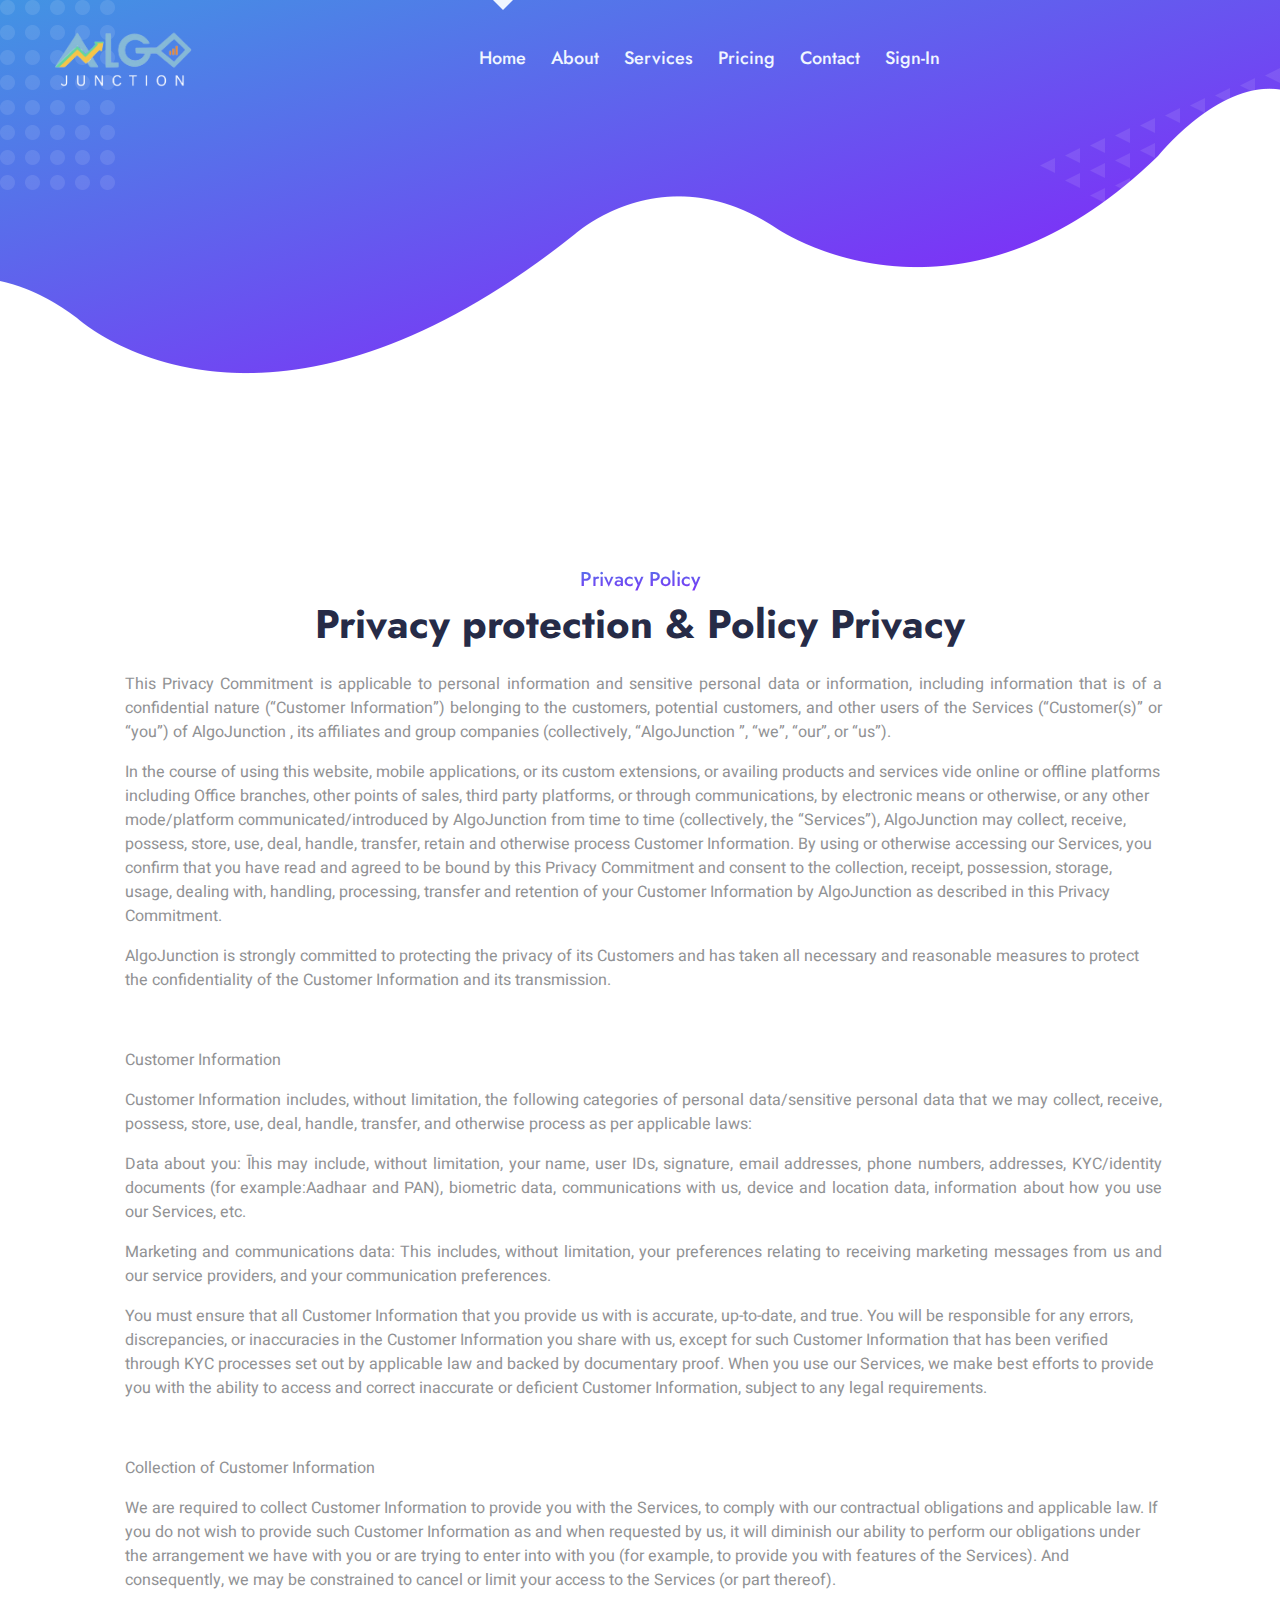
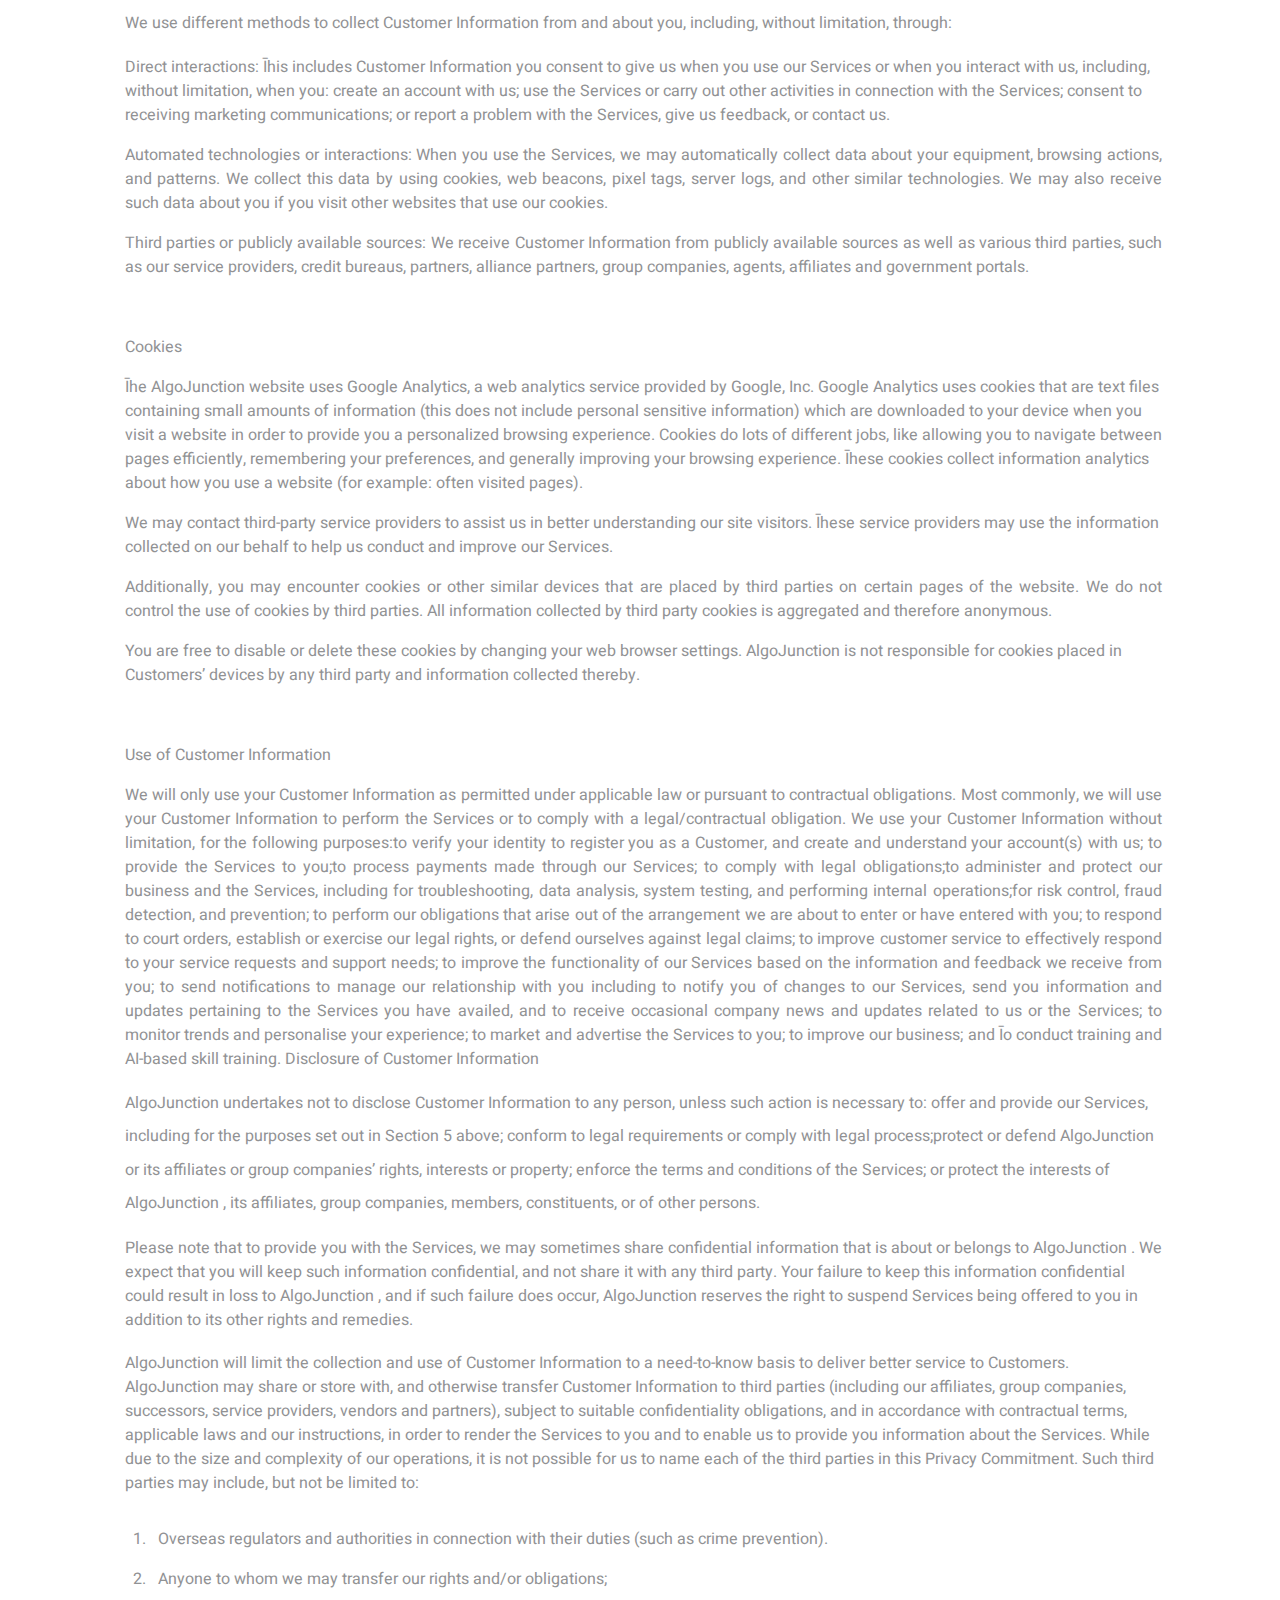
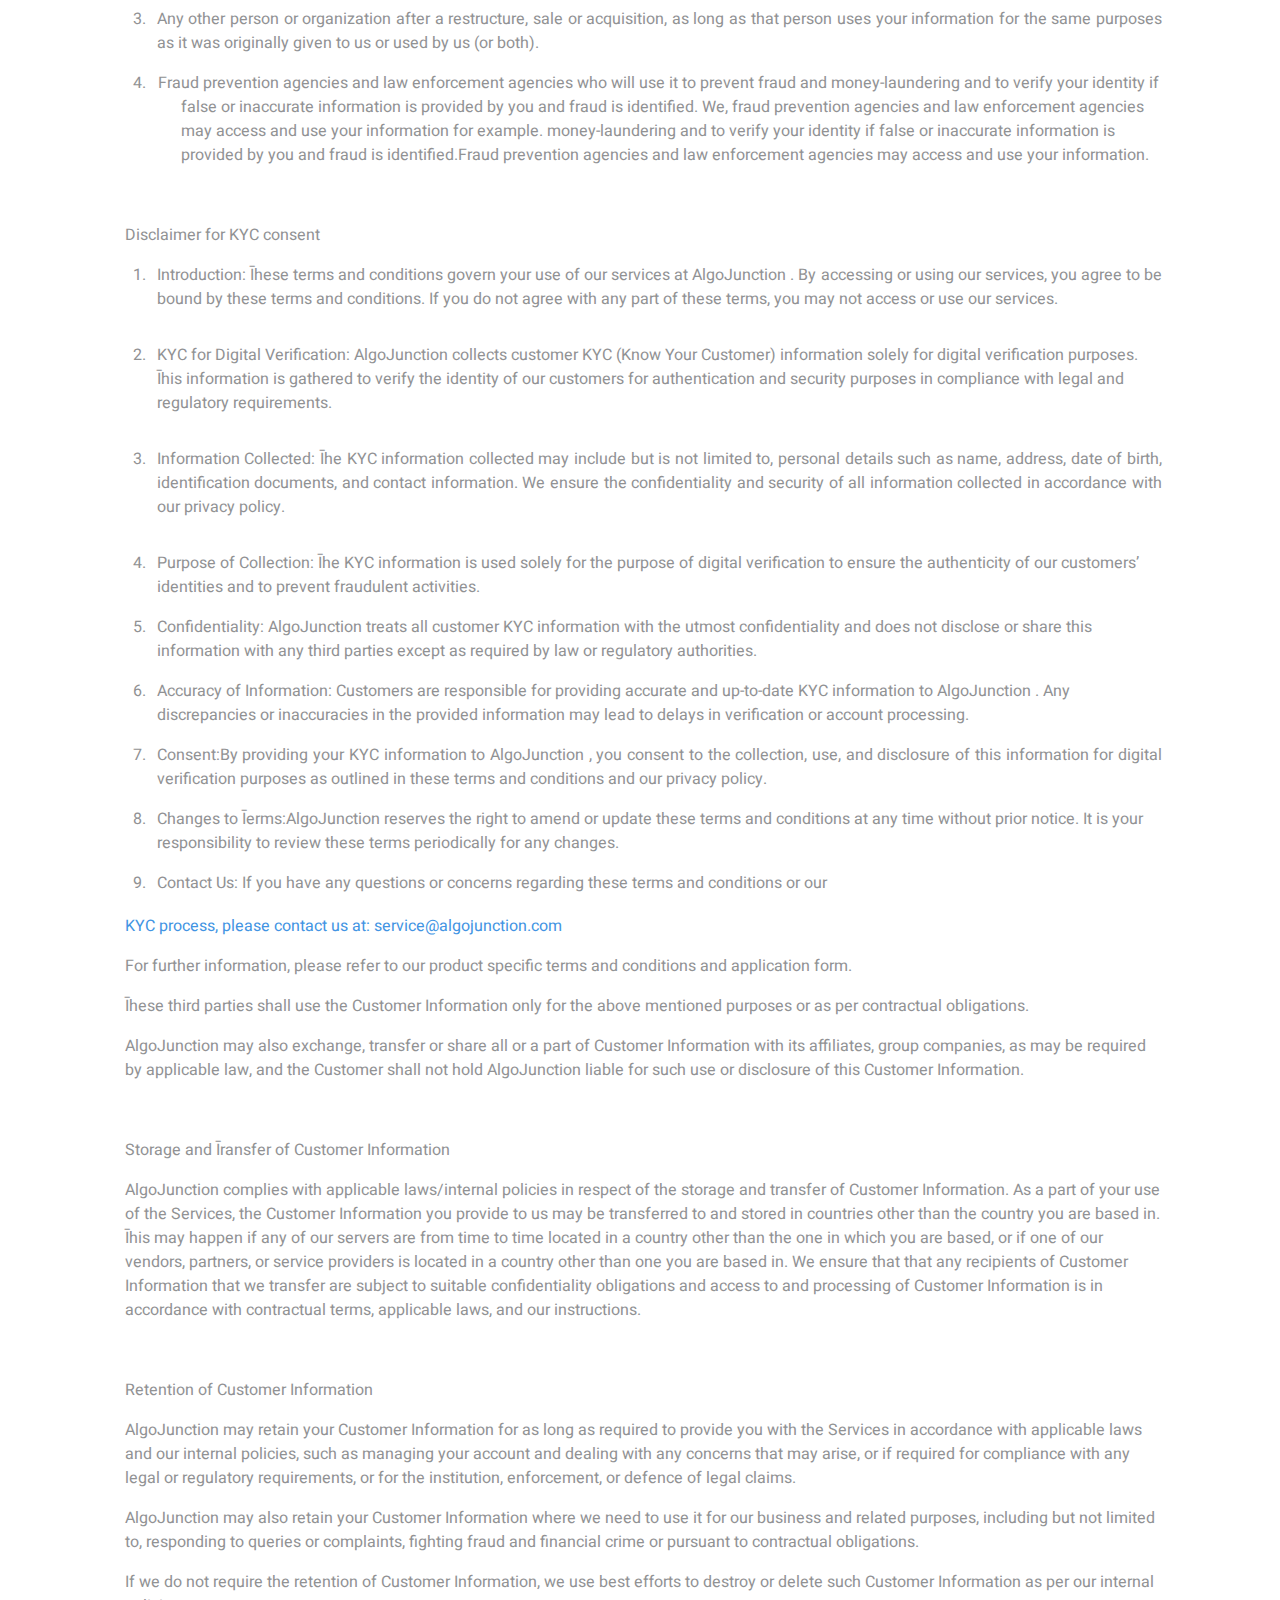
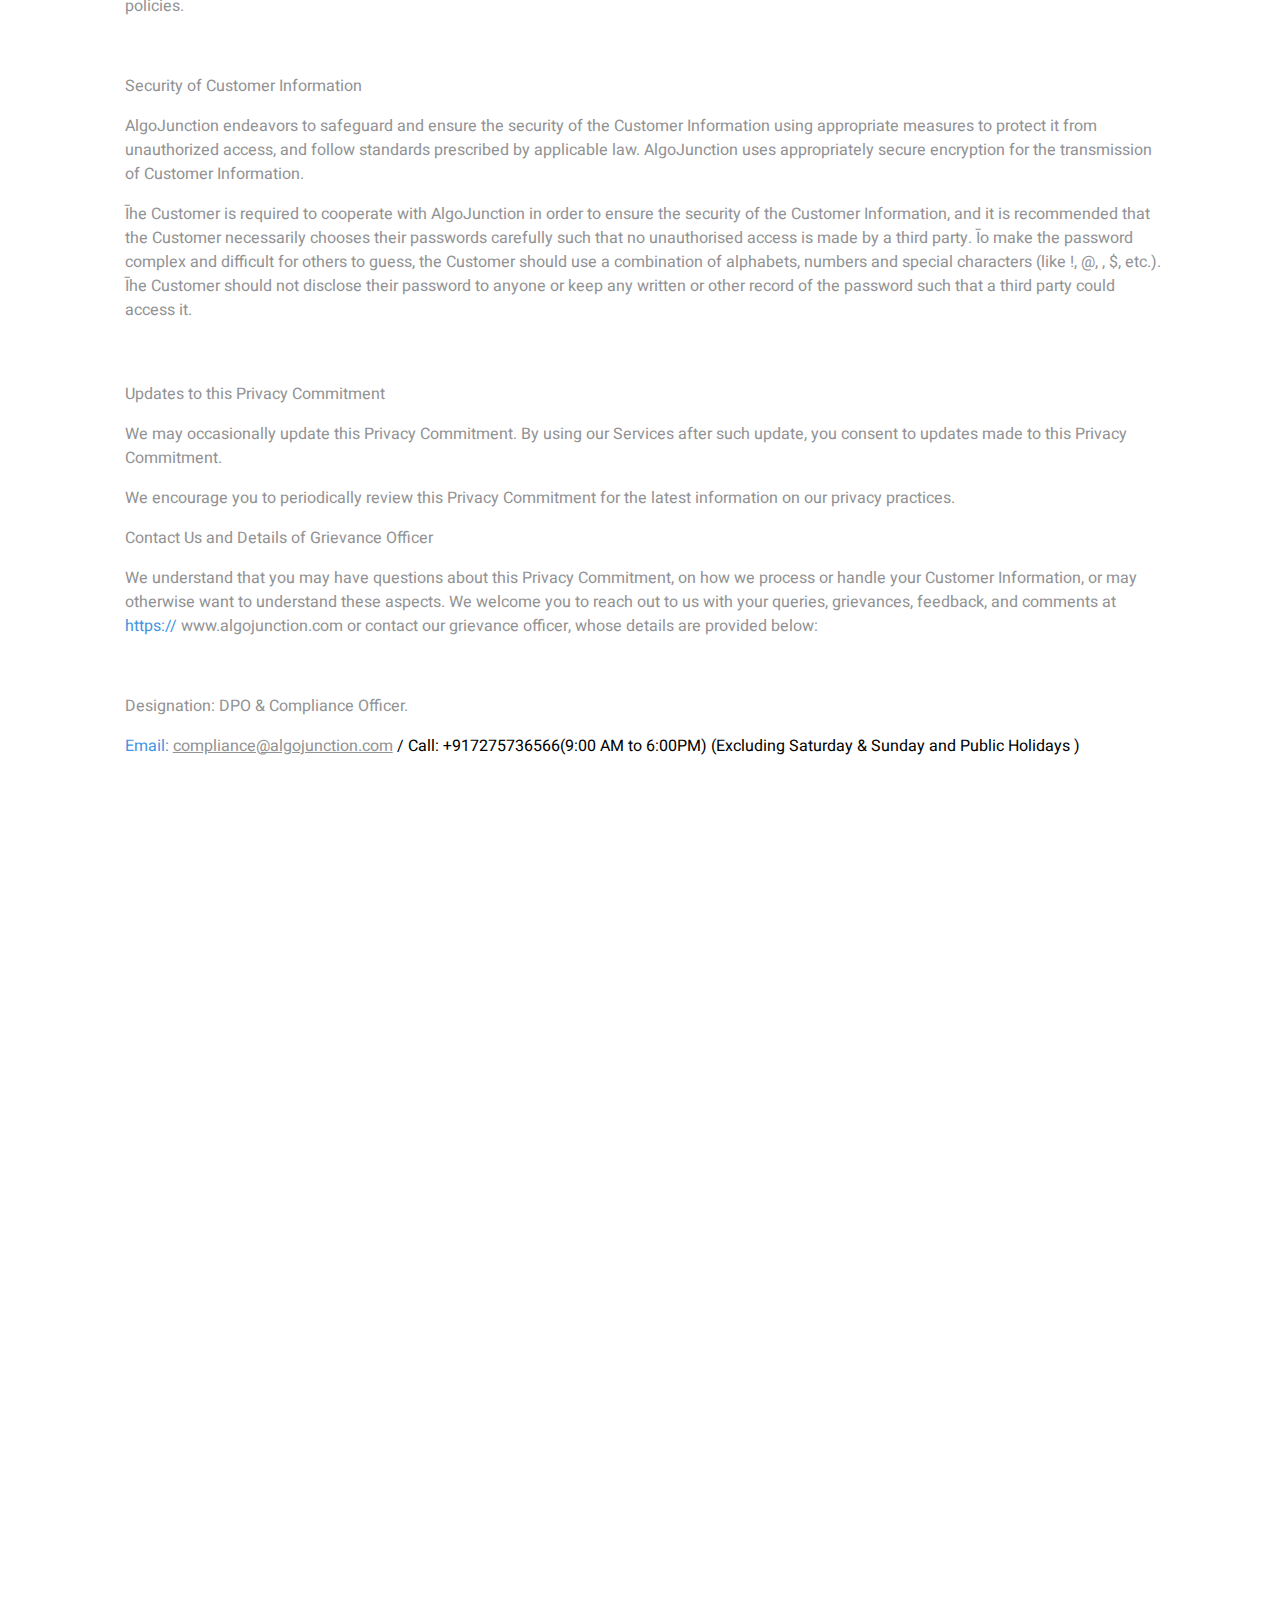
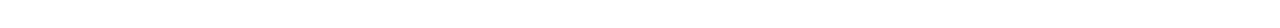
<file: privacypolicy.html>
<!DOCTYPE html>
<html lang="en">
  <head>
    <meta charset="utf-8">
    <title>privacypolicy</title>
    <meta content="width=device-width, initial-scale=1.0" name="viewport">
    <meta content="" name="keywords">
    <meta content="" name="description">
    <!-- Favicon -->
    <link href="img/favicon.ico" rel="icon">
    <!-- Google Web Fonts -->
    <link rel="preconnect" href="https://fonts.googleapis.com">
    <link rel="preconnect" href="https://fonts.gstatic.com" crossorigin>
    <link href="https://fonts.googleapis.com/css2?family=Heebo:wght@400;500&family=Jost:wght@500;600;700&display=swap" rel="stylesheet">
    <!-- Icon Font Stylesheet -->
    <link href="https://cdnjs.cloudflare.com/ajax/libs/font-awesome/5.10.0/css/all.min.css" rel="stylesheet">
    <link href="https://cdn.jsdelivr.net/npm/bootstrap-icons@1.4.1/font/bootstrap-icons.css" rel="stylesheet">
    <!-- Libraries Stylesheet -->
    <link href="lib/animate/animate.min.css" rel="stylesheet">
    <link href="lib/owlcarousel/assets/owl.carousel.min.css" rel="stylesheet">
    <!-- Customized Bootstrap Stylesheet -->
    <link href="css/bootstrap.min.css" rel="stylesheet">
    <!-- Template Stylesheet -->
    <link href="css/style.css" rel="stylesheet">
  </head>
  <body data-bs-spy="scroll" data-bs-target=".navbar" data-bs-offset="51">
    <div class="container-xxl bg-white p-0">
      <!-- Spinner Start -->
      <div id="spinner" class="show bg-white position-fixed translate-middle w-100 vh-100 top-50 start-50 d-flex align-items-center justify-content-center">
        <div class="spinner-grow text-primary" style="width: 3rem; height: 3rem;" role="status">
          <span class="sr-only">Loading...</span>
        </div>
      </div>
      <!-- Spinner End -->
      <!-- Navbar & Hero Start -->
      <div class="container-xxl position-relative p-0" id="home">
        <nav class="navbar navbar-expand-lg navbar-light px-4 px-lg-5 py-3 py-lg-0">
          <a href="index.html" class="navbar-brand p-0">
            <!--  <h1 class="m-0">FitApp</h1> -->
            <img src="img/logo.png" height="60" alt="Logo">
          </a>
          <button class="navbar-toggler" type="button" data-bs-toggle="collapse" data-bs-target="#navbarCollapse">
            <span class="fa fa-bars"></span>
          </button>
          <div class="collapse navbar-collapse" id="navbarCollapse">
            <div class="navbar-nav mx-auto py-0">
              <a href="index.html" class="nav-item nav-link active">Home</a>
              <a href="index.html" class="nav-item nav-link">About</a>
              <a href="index.html" class="nav-item nav-link">Services</a>
              <a href="index.html" class="nav-item nav-link">Pricing</a>
              <a href="index.html" class="nav-item nav-link">Contact</a>
              <a href="signin.html" class="nav-item nav-link">Sign-In</a>
            </div>
          </div>
        </nav>
        <div class="container-xxl bg-primary hero-header">
          <div class="container px-lg-5"></div>
          <div>
            <br>
            <br>
            <br>
            <br>
            <br>
          </div>
        </div>
      </div>
      <!-- Navbar & Hero End -->
      <!-- About Start -->
      <div class="container-xxl py-5" id="about">
        <div class="container py-5 px-lg-5">
          <h5 class="text-primary-gradient fw-medium" style="text-align: center;">Privacy Policy</h5>
          <h1 class="mb-4" style="text-align: center;">Privacy protection & Policy Privacy</h1>
          <p style="padding-left: 5pt;text-indent: 0pt;text-align: justify;">This Privacy Commitment is applicable to personal information and sensitive personal data or information, including information that is of a confidential nature (“Customer Information”) belonging to the customers, potential customers, and other users of the Services (“Customer(s)” or “you”) of AlgoJunction , its affiliates and group companies (collectively, “AlgoJunction ”, “we”, “our”, or “us”).</p>
          <p style="padding-left: 5pt;text-indent: 0pt;text-align: left;">In the course of using this website, mobile applications, or its custom extensions, or availing products and services vide online or offline platforms including Office branches, other points of sales, third party platforms, or through communications, by electronic means or otherwise, or any other mode/platform communicated/introduced by AlgoJunction from time to time (collectively, the “Services”), AlgoJunction may collect, receive, possess, store, use, deal, handle, transfer, retain and otherwise process Customer Information. By using or otherwise accessing our Services, you confirm that you have read and agreed to be bound by this Privacy Commitment and consent to the collection, receipt, possession, storage, usage, dealing with, handling, processing, transfer and retention of your Customer Information by AlgoJunction as described in this Privacy Commitment.</p>
          <p style="padding-left: 5pt;text-indent: 0pt;text-align: left;">AlgoJunction is strongly committed to protecting the privacy of its Customers and has taken all necessary and reasonable measures to protect the confidentiality of the Customer Information and its transmission.</p>
          <p style="text-indent: 0pt;text-align: left;">
            <br />
          </p>
          <p style="padding-left: 5pt;text-indent: 0pt;text-align: left;">Customer Information</p>
          <p style="text-indent: 0pt;text-align: left;">
            <span></span>
          </p>
          <p style="padding-left: 5pt;text-indent: 0pt;text-align: justify;">Customer Information includes, without limitation, the following categories of personal data/sensitive personal data that we may collect, receive, possess, store, use, deal, handle, transfer, and otherwise process as per applicable laws:</p>
          <p style="padding-left: 5pt;text-indent: 0pt;text-align: justify;">Data about you: Īhis may include, without limitation, your name, user IDs, signature, email addresses, phone numbers, addresses, KYC/identity documents (for example:Aadhaar and PAN), biometric data, communications with us, device and location data, information about how you use our Services, etc.</p>
          <p style="padding-left: 5pt;text-indent: 0pt;text-align: justify;">Marketing and communications data: This includes, without limitation, your preferences relating to receiving marketing messages from us and our service providers, and your communication preferences.</p>
          <p style="padding-left: 5pt;text-indent: 0pt;text-align: left;">You must ensure that all Customer Information that you provide us with is accurate, up-to-date, and true. You will be responsible for any errors, discrepancies, or inaccuracies in the Customer Information you share with us, except for such Customer Information that has been verified through KYC processes set out by applicable law and backed by documentary proof. When you use our Services, we make best efforts to provide you with the ability to access and correct inaccurate or deficient Customer Information, subject to any legal requirements.</p>
          <p style="text-indent: 0pt;text-align: left;">
            <br />
          </p>
          <p style="padding-left: 5pt;text-indent: 0pt;text-align: left;">Collection of Customer Information</p>
          <p style="padding-left: 5pt;text-indent: 0pt;text-align: left;">We are required to collect Customer Information to provide you with the Services, to comply with our contractual obligations and applicable law. If you do not wish to provide such Customer Information as and when requested by us, it will diminish our ability to perform our obligations under the arrangement we have with you or are trying to enter into with you (for example, to provide you with features of the Services). And consequently, we may be constrained to cancel or limit your access to the Services (or part thereof).</p>
          <p style="padding-top: 2pt;padding-left: 5pt;text-indent: 0pt;text-align: left;">We use different methods to collect Customer Information from and about you, including, without limitation, through:</p>
          <p style="padding-top: 3pt;padding-left: 5pt;text-indent: 0pt;text-align: left;">Direct interactions: Īhis includes Customer Information you consent to give us when you use our Services or when you interact with us, including, without limitation, when you: create an account with us; use the Services or carry out other activities in connection with the Services; consent to receiving marketing communications; or report a problem with the Services, give us feedback, or contact us.</p>
          <p style="padding-left: 5pt;text-indent: 0pt;text-align: justify;">Automated technologies or interactions: When you use the Services, we may automatically collect data about your equipment, browsing actions, and patterns. We collect this data by using cookies, web beacons, pixel tags, server logs, and other similar technologies. We may also receive such data about you if you visit other websites that use our cookies.</p>
          <p style="padding-left: 5pt;text-indent: 0pt;text-align: justify;">Third parties or publicly available sources: We receive Customer Information from publicly available sources as well as various third parties, such as our service providers, credit bureaus, partners, alliance partners, group companies, agents, affiliates and government portals.</p>
          <p style="text-indent: 0pt;text-align: left;">
            <br />
          </p>
          <p style="text-indent: 0pt;text-align: left;">
            <span></span>
          </p>
          <p style="padding-left: 5pt;text-indent: 0pt;text-align: left;">Cookies</p>
          <p style="padding-left: 5pt;text-indent: 0pt;text-align: left;">Īhe AlgoJunction website uses Google Analytics, a web analytics service provided by Google, Inc. Google Analytics uses cookies that are text files containing small amounts of information (this does not include personal sensitive information) which are downloaded to your device when you visit a website in order to provide you a personalized browsing experience. Cookies do lots of different jobs, like allowing you to navigate between pages efficiently, remembering your preferences, and generally improving your browsing experience. Īhese cookies collect information analytics about how you use a website (for example: often visited pages).</p>
          <p style="padding-left: 5pt;text-indent: 0pt;text-align: left;">We may contact third-party service providers to assist us in better understanding our site visitors. Īhese service providers may use the information collected on our behalf to help us conduct and improve our Services.</p>
          <p style="padding-left: 5pt;text-indent: 0pt;text-align: justify;">Additionally, you may encounter cookies or other similar devices that are placed by third parties on certain pages of the website. We do not control the use of cookies by third parties. All information collected by third party cookies is aggregated and therefore anonymous.</p>
          <p style="padding-left: 5pt;text-indent: 0pt;text-align: left;">You are free to disable or delete these cookies by changing your web browser settings. AlgoJunction is not responsible for cookies placed in Customers’ devices by any third party and information collected thereby.</p>
          <p style="text-indent: 0pt;text-align: left;">
            <br />
          </p>
          <p style="padding-left: 5pt;text-indent: 0pt;text-align: left;">Use of Customer Information</p>
          <p style="padding-left: 5pt;text-indent: 0pt;text-align: justify;">We will only use your Customer Information as permitted under applicable law or pursuant to contractual obligations. Most commonly, we will use your Customer Information to perform the Services or to comply with a legal/contractual obligation. We use your Customer Information without limitation, for the following purposes:to verify your identity to register you as a Customer, and create and understand your account(s) with us; to provide the Services to you;to process payments made through our Services; to comply with legal obligations;to administer and protect our business and the Services, including for troubleshooting, data analysis, system testing, and performing internal operations;for risk control, fraud detection, and prevention; to perform our obligations that arise out of the arrangement we are about to enter or have entered with you; to respond to court orders, establish or exercise our legal rights, or defend ourselves against legal claims; to improve customer service to effectively respond to your service requests and support needs; to improve the functionality of our Services based on the information and feedback we receive from you; to send notifications to manage our relationship with you including to notify you of changes to our Services, send you information and updates pertaining to the Services you have availed, and to receive occasional company news and updates related to us or the Services; to monitor trends and personalise your experience; to market and advertise the Services to you; to improve our business; and Īo conduct training and AI-based skill training. Disclosure of Customer Information</p>
          <p style="padding-left: 5pt;text-indent: 0pt;line-height: 209%;text-align: left;">AlgoJunction undertakes not to disclose Customer Information to any person, unless such action is necessary to: offer and provide our Services, including for the purposes set out in Section 5 above; conform to legal requirements or comply with legal process;protect or defend AlgoJunction or its affiliates or group companies’ rights, interests or property; enforce the terms and conditions of the Services; or protect the interests of AlgoJunction , its affiliates, group companies, members, constituents, or of other persons.</p>
          <p style="padding-left: 5pt;text-indent: 0pt;text-align: left;">Please note that to provide you with the Services, we may sometimes share confidential information that is about or belongs to AlgoJunction . We expect that you will keep such information confidential, and not share it with any third party. Your failure to keep this information confidential could result in loss to AlgoJunction , and if such failure does occur, AlgoJunction reserves the right to suspend Services being offered to you in addition to its other rights and remedies.</p>
          <p style="padding-top: 2pt;padding-left: 5pt;text-indent: 0pt;text-align: left;">AlgoJunction will limit the collection and use of Customer Information to a need-to-know basis to deliver better service to Customers. AlgoJunction may share or store with, and otherwise transfer Customer Information to third parties (including our affiliates, group companies, successors, service providers, vendors and partners), subject to suitable confidentiality obligations, and in accordance with contractual terms, applicable laws and our instructions, in order to render the Services to you and to enable us to provide you information about the Services. While due to the size and complexity of our operations, it is not possible for us to name each of the third parties in this Privacy Commitment. Such third parties may include, but not be limited to:</p>
          <ol id="l1">
            <li data-list-text="(a)">
              <p style="padding-top: 12pt;padding-left: 23pt;text-indent: -17pt;text-align: left;">Overseas regulators and authorities in connection with their duties (such as crime prevention).</p>
            </li>
            <li data-list-text="(b)">
              <p style="padding-left: 23pt;text-indent: -17pt;text-align: left;">Anyone to whom we may transfer our rights and/or obligations;</p>
            </li>
            <li data-list-text="(c)">
              <p style="padding-left: 5pt;text-indent: 0pt;text-align: justify;">Any other person or organization after a restructure, sale or acquisition, as long as that person uses your information for the same purposes as it was originally given to us or used by us (or both).</p>
            </li>
            <li data-list-text="(d)">
              <p style="padding-left: 23pt;text-indent: -17pt;text-align: left;">Fraud prevention agencies and law enforcement agencies who will use it to prevent fraud and money-laundering and to verify your identity if false or inaccurate information is provided by you and fraud is identified. We, fraud prevention agencies and law enforcement agencies may access and use your information for example. money-laundering and to verify your identity if false or inaccurate information is provided by you and fraud is identified.Fraud prevention agencies and law enforcement agencies may access and use your information.</p>
            </li>
          </ol>
          <p style="text-indent: 0pt;text-align: left;">
            <br />
          </p>
          <p style="padding-left: 5pt;text-indent: 0pt;text-align: left;">Disclaimer for KYC consent</p>
          <p style="text-indent: 0pt;text-align: left;">
            <span></span>
          </p>
          <ol id="l2">
            <li data-list-text="1.">
              <p style="padding-left: 5pt;text-indent: 0pt;text-align: justify;">Introduction: Īhese terms and conditions govern your use of our services at AlgoJunction . By accessing or using our services, you agree to be bound by these terms and conditions. If you do not agree with any part of these terms, you may not access or use our services.</p>
            </li>
            <li data-list-text="2.">
              <p style="padding-top: 12pt;padding-left: 5pt;text-indent: 0pt;text-align: left;">KYC for Digital Verification: AlgoJunction collects customer KYC (Know Your Customer) information solely for digital verification purposes. Īhis information is gathered to verify the identity of our customers for authentication and security purposes in compliance with legal and regulatory requirements.</p>
            </li>
            <li data-list-text="3.">
              <p style="padding-top: 12pt;padding-left: 5pt;text-indent: 0pt;text-align: justify;">Information Collected: Īhe KYC information collected may include but is not limited to, personal details such as name, address, date of birth, identification documents, and contact information. We ensure the confidentiality and security of all information collected in accordance with our privacy policy.</p>
            </li>
            <li data-list-text="4.">
              <p style="padding-top: 12pt;padding-left: 5pt;text-indent: 0pt;text-align: left;">Purpose of Collection: Īhe KYC information is used solely for the purpose of digital verification to ensure the authenticity of our customers’ identities and to prevent fraudulent activities.</p>
            </li>
            <li data-list-text="5.">
              <p style="padding-left: 5pt;text-indent: 0pt;text-align: left;">Confidentiality: AlgoJunction treats all customer KYC information with the utmost confidentiality and does not disclose or share this information with any third parties except as required by law or regulatory authorities.</p>
            </li>
            <li data-list-text="6.">
              <p style="padding-left: 5pt;text-indent: 0pt;text-align: left;">Accuracy of Information: Customers are responsible for providing accurate and up-to-date KYC information to AlgoJunction . Any discrepancies or inaccuracies in the provided information may lead to delays in verification or account processing.</p>
            </li>
            <li data-list-text="7.">
              <p style="padding-left: 5pt;text-indent: 0pt;text-align: justify;">Consent:By providing your KYC information to AlgoJunction , you consent to the collection, use, and disclosure of this information for digital verification purposes as outlined in these terms and conditions and our privacy policy.</p>
            </li>
            <li data-list-text="8.">
              <p style="padding-left: 5pt;text-indent: 0pt;text-align: left;">Changes to Īerms:AlgoJunction reserves the right to amend or update these terms and conditions at any time without prior notice. It is your responsibility to review these terms periodically for any changes.</p>
            </li>
            <li data-list-text="9.">
              <p style="padding-left: 18pt;text-indent: -13pt;text-align: left;">Contact Us: If you have any questions or concerns regarding these terms and conditions or our</p>
            </li>
          </ol>
          <p style="padding-top: 2pt;padding-left: 5pt;text-indent: 0pt;text-align: left;">
            <a href="mailto:service@algojunction.com" class="s1" target="_blank">KYC process, please contact us at: service@algojunction.com</a>
          </p>
          <p style="padding-left: 5pt;text-indent: 0pt;text-align: left;">For further information, please refer to our product specific terms and conditions and application form.</p>
          <p style="padding-left: 5pt;text-indent: 0pt;text-align: left;">Īhese third parties shall use the Customer Information only for the above mentioned purposes or as per contractual obligations.</p>
          <p style="padding-left: 5pt;text-indent: 0pt;text-align: left;">AlgoJunction may also exchange, transfer or share all or a part of Customer Information with its affiliates, group companies, as may be required by applicable law, and the Customer shall not hold AlgoJunction liable for such use or disclosure of this Customer Information.</p>
          <p style="text-indent: 0pt;text-align: left;">
            <br />
          </p>
          <p style="padding-left: 5pt;text-indent: 0pt;text-align: left;">Storage and Īransfer of Customer Information</p>
          <p style="padding-left: 5pt;text-indent: 0pt;text-align: left;">AlgoJunction complies with applicable laws/internal policies in respect of the storage and transfer of Customer Information. As a part of your use of the Services, the Customer Information you provide to us may be transferred to and stored in countries other than the country you are based in. Īhis may happen if any of our servers are from time to time located in a country other than the one in which you are based, or if one of our vendors, partners, or service providers is located in a country other than one you are based in. We ensure that that any recipients of Customer Information that we transfer are subject to suitable confidentiality obligations and access to and processing of Customer Information is in accordance with contractual terms, applicable laws, and our instructions.</p>
          <p style="text-indent: 0pt;text-align: left;">
            <br />
          </p>
          <p style="padding-left: 5pt;text-indent: 0pt;text-align: left;">Retention of Customer Information</p>
          <p style="text-indent: 0pt;text-align: left;">
            <span></span>
          </p>
          <p style="padding-left: 5pt;text-indent: 0pt;text-align: left;">AlgoJunction may retain your Customer Information for as long as required to provide you with the Services in accordance with applicable laws and our internal policies, such as managing your account and dealing with any concerns that may arise, or if required for compliance with any legal or regulatory requirements, or for the institution, enforcement, or defence of legal claims.</p>
          <p style="padding-left: 5pt;text-indent: 0pt;text-align: left;">AlgoJunction may also retain your Customer Information where we need to use it for our business and related purposes, including but not limited to, responding to queries or complaints, fighting fraud and financial crime or pursuant to contractual obligations.</p>
          <p style="padding-left: 5pt;text-indent: 0pt;text-align: left;">If we do not require the retention of Customer Information, we use best efforts to destroy or delete such Customer Information as per our internal policies.</p>
          <p style="text-indent: 0pt;text-align: left;">
            <br />
          </p>
          <p style="padding-left: 5pt;text-indent: 0pt;text-align: left;">Security of Customer Information</p>
          <p style="padding-left: 5pt;text-indent: 0pt;text-align: left;">AlgoJunction endeavors to safeguard and ensure the security of the Customer Information using appropriate measures to protect it from unauthorized access, and follow standards prescribed by applicable law. AlgoJunction uses appropriately secure encryption for the transmission of Customer Information.</p>
          <p style="padding-left: 5pt;text-indent: 0pt;text-align: left;">Īhe Customer is required to cooperate with AlgoJunction in order to ensure the security of the Customer Information, and it is recommended that the Customer necessarily chooses their passwords carefully such that no unauthorised access is made by a third party. Īo make the password complex and difficult for others to guess, the Customer should use a combination of alphabets, numbers and special characters (like !, @, <span></span>, $, etc.). Īhe Customer should not disclose their password to anyone or keep any written or other record of the password such that a third party could access it. </p>
          <p style="padding-top: 1pt;text-indent: 0pt;text-align: left;">
            <br />
          </p>
          <p style="padding-top: 2pt;padding-left: 5pt;text-indent: 0pt;text-align: left;">Updates to this Privacy Commitment</p>
          <p style="padding-left: 5pt;text-indent: 0pt;text-align: left;">We may occasionally update this Privacy Commitment. By using our Services after such update, you consent to updates made to this Privacy Commitment.</p>
          <p style="padding-left: 5pt;text-indent: 0pt;text-align: left;">We encourage you to periodically review this Privacy Commitment for the latest information on our privacy practices.</p>
          <p style="padding-left: 5pt;text-indent: 0pt;text-align: left;">Contact Us and Details of Grievance Officer</p>
          <p style="padding-left: 5pt;text-indent: 0pt;text-align: left;">We understand that you may have questions about this Privacy Commitment, on how we process or handle your Customer Information, or may otherwise want to understand these aspects. We welcome you to reach out to us with your queries, grievances, feedback, and comments at <a href="http://www.algojunction.com/" class="a" target="_blank">https://</a>
            <span class="s2">www.algojunction.com</span> or contact our grievance officer, whose details are provided below:
          </p>
          <p style="text-indent: 0pt;text-align: left;">
            <br />
          </p>
          <p style="padding-left: 5pt;text-indent: 0pt;text-align: left;">Designation: DPO &amp; Compliance Officer.</p>
          <p style="text-indent: 0pt;text-align: left;">
            <span></span>
          </p>
          <p class="s3" style="padding-left: 5pt;text-indent: 0pt;text-align: left;">
            <a href="mailto:compliance@algojunction.com" class="s1" target="_blank">Email: </a>
            <u>compliance@algojunction.com</u>
            <span style=" color: #000;">/ Call: +917275736566(9:00 AM to 6:00PM) (Excluding Saturday &amp; Sunday and Public Holidays )</span>
          </p>
  </body>
  </div>
  </div>
  <!-- About End -->
  <!-- Footer Start -->
  <div class="container-fluid bg-primary text-light footer wow fadeIn" data-wow-delay="0.1s">
    <div class="container py-5 px-lg-5">
      <div class="row g-5">
        <div class="col-md-6 col-lg-3">
          <h4 class="text-white mb-4">Address</h4>
          <p>
            <i class="fa fa-map-marker-alt me-3"></i>New Delhi,India
          </p>
          <p>
            <i class="fa fa-phone-alt me-3"></i>+91 7275736566
          </p>
          <p>
            <i class="fa fa-envelope me-3"></i>service@algojunction.com
          </p>
          <div class="d-flex pt-2">
            <a class="btn btn-outline-light btn-social" href="https://x.com/JunctionAl26211">
              <i class="fab fa-twitter"></i>
            </a>
            <a class="btn btn-outline-light btn-social" href="https://www.facebook.com/profile.php?id=61564242620550">
              <i class="fab fa-facebook-f"></i>
            </a>
            <a class="btn btn-outline-light btn-social" href="https://www.instagram.com/algojunction/">
              <i class="fab fa-instagram"></i>
            </a>
            <a class="btn btn-outline-light btn-social" href="https://www.linkedin.com/in/algo-junction-686b16319/">
              <i class="fab fa-linkedin-in"></i>
            </a>
          </div>
        </div>
        <div class="col-md-6 col-lg-3">
          <h4 class="text-white mb-4">Quick Link</h4>
          <a class="btn btn-link" href="career.html">Career</a>
          <a class="btn btn-link" href="index.html">About Us</a>
          <a class="btn btn-link" href="privacypolicy.html">Privacy Policy</a>
          <a class="btn btn-link" href="termandcondition.html">Terms & Condition</a>
          <a class="btn btn-link" href="refundandcancellationpolicy.html">Refund and Cancellation</a>
        </div>
        <div class="col-md-6 col-lg-3">
          <h4 class="text-white mb-4">Explore</h4>
          <a class="btn btn-link" href="websitedeveloment.html">Website Development</a>
          <a class="btn btn-link" href="mobileappdevelopment.html">Mobile App Development</a>
          <a class="btn btn-link" href="algotrading.html">Algo Trading</a>
          <a class="btn btn-link" href="apibridge.html">API Bridge</a>
          <a class="btn btn-link" href="strategydevelopment.html">Strategy Development</a>
        </div>
        <div class="col-md-6 col-lg-3">
          <a href="index.html">
            <img style="align-items: start;" src="img/logo.png" height="65" alt="Logo">
          </a>
          <br>
          <br>
          <h5 style="color: aliceblue; align-items: center;">Turn your concept,website or Application into a working thing</h5>
        </div>
      </div>
      <div>
        <br>
        <P>
          <span class="text-light">Disclaimer:</span> We are not a SEBI registered investment advisor, therefore, none of our ALGO STRATEGIES shall be considered as an investment advice. | Market participants shall use these ALGO STRATEGIES for their knowledge purposes only. CONSULT YOUR INVESTMENT OR ADVISOR BEFORE INVESTING. | AlgoJunction isn't liable for your profits or losses. |All the fees paid to AlgoJunction is non-refundable.
        </P>
      </div>
    </div>
    <div class="container px-lg-5">
      <div class="copyright">
        <div class="row">
          <div class="col-md-6 text-center text-md-start mb-3 mb-md-0"> &copy; <a class="border-bottom" href="index.html">AlgoJunction</a>, All Right Reserved.
            <!--/*** This template is free as long as you keep the footer author’s credit link/attribution link/backlink. If you'd like to use the template without the footer author’s credit link/attribution link/backlink, you can purchase the Credit Removal License from "https://htmlcodex.com/credit-removal". Thank you for your support. ***/-->
          </div>
          <div class="col-md-6 text-center text-md-end">
            <div class="footer-menu">
              <a href="index.html">Home</a>
              <a href="">Cookies</a>
              <a href="">Help</a>
              <a href="">FQAs</a>
            </div>
          </div>
        </div>
      </div>
    </div>
  </div>
  <!-- Footer End -->
  <!-- Back to Top -->
  <a href="#" class="btn btn-lg btn-lg-square back-to-top pt-2">
    <i class="bi bi-arrow-up text-white"></i>
  </a>
  </div>
  <!-- JavaScript Libraries -->
  <script src="https://code.jquery.com/jquery-3.4.1.min.js"></script>
  <script src="https://cdn.jsdelivr.net/npm/bootstrap@5.0.0/dist/js/bootstrap.bundle.min.js"></script>
  <script src="lib/wow/wow.min.js"></script>
  <script src="lib/easing/easing.min.js"></script>
  <script src="lib/waypoints/waypoints.min.js"></script>
  <script src="lib/counterup/counterup.min.js"></script>
  <script src="lib/owlcarousel/owl.carousel.min.js"></script>
  <!-- Template Javascript -->
  <script src="js/main.js"></script>
  </body>
</html>
</file>
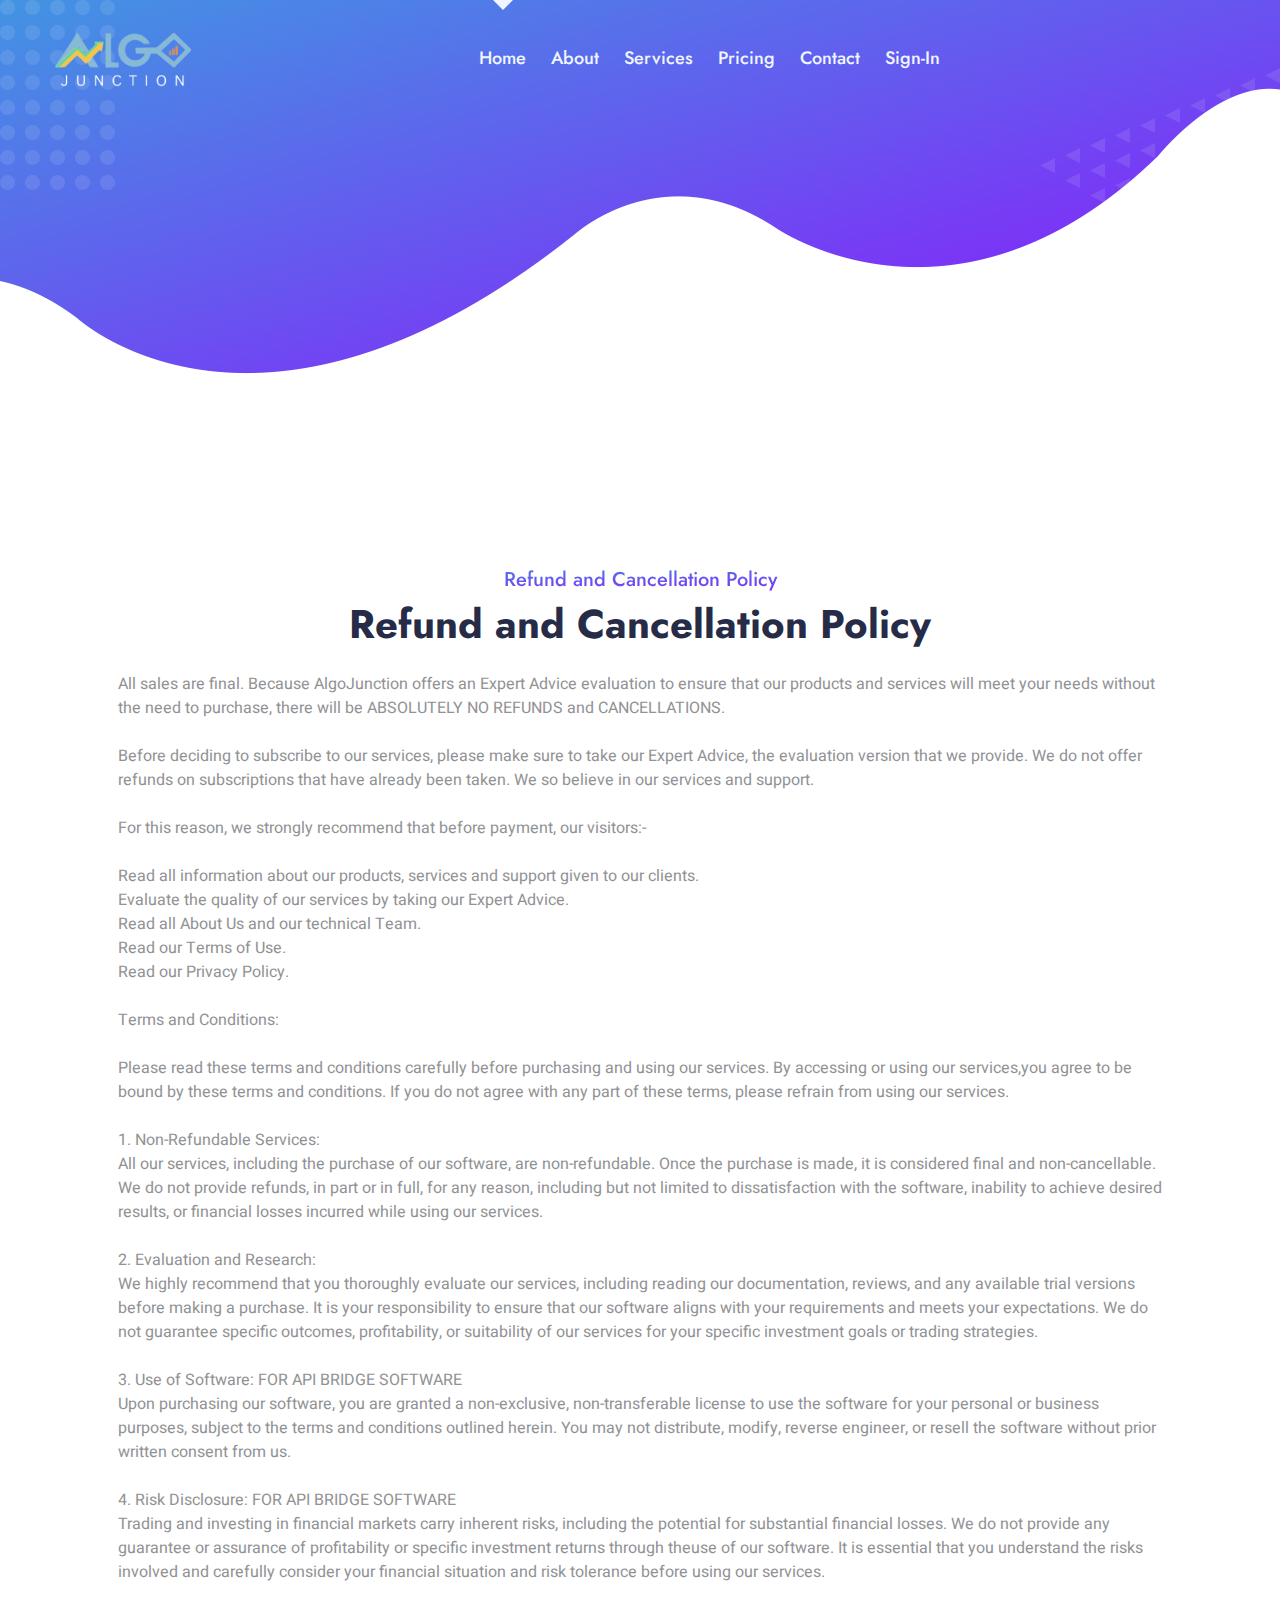
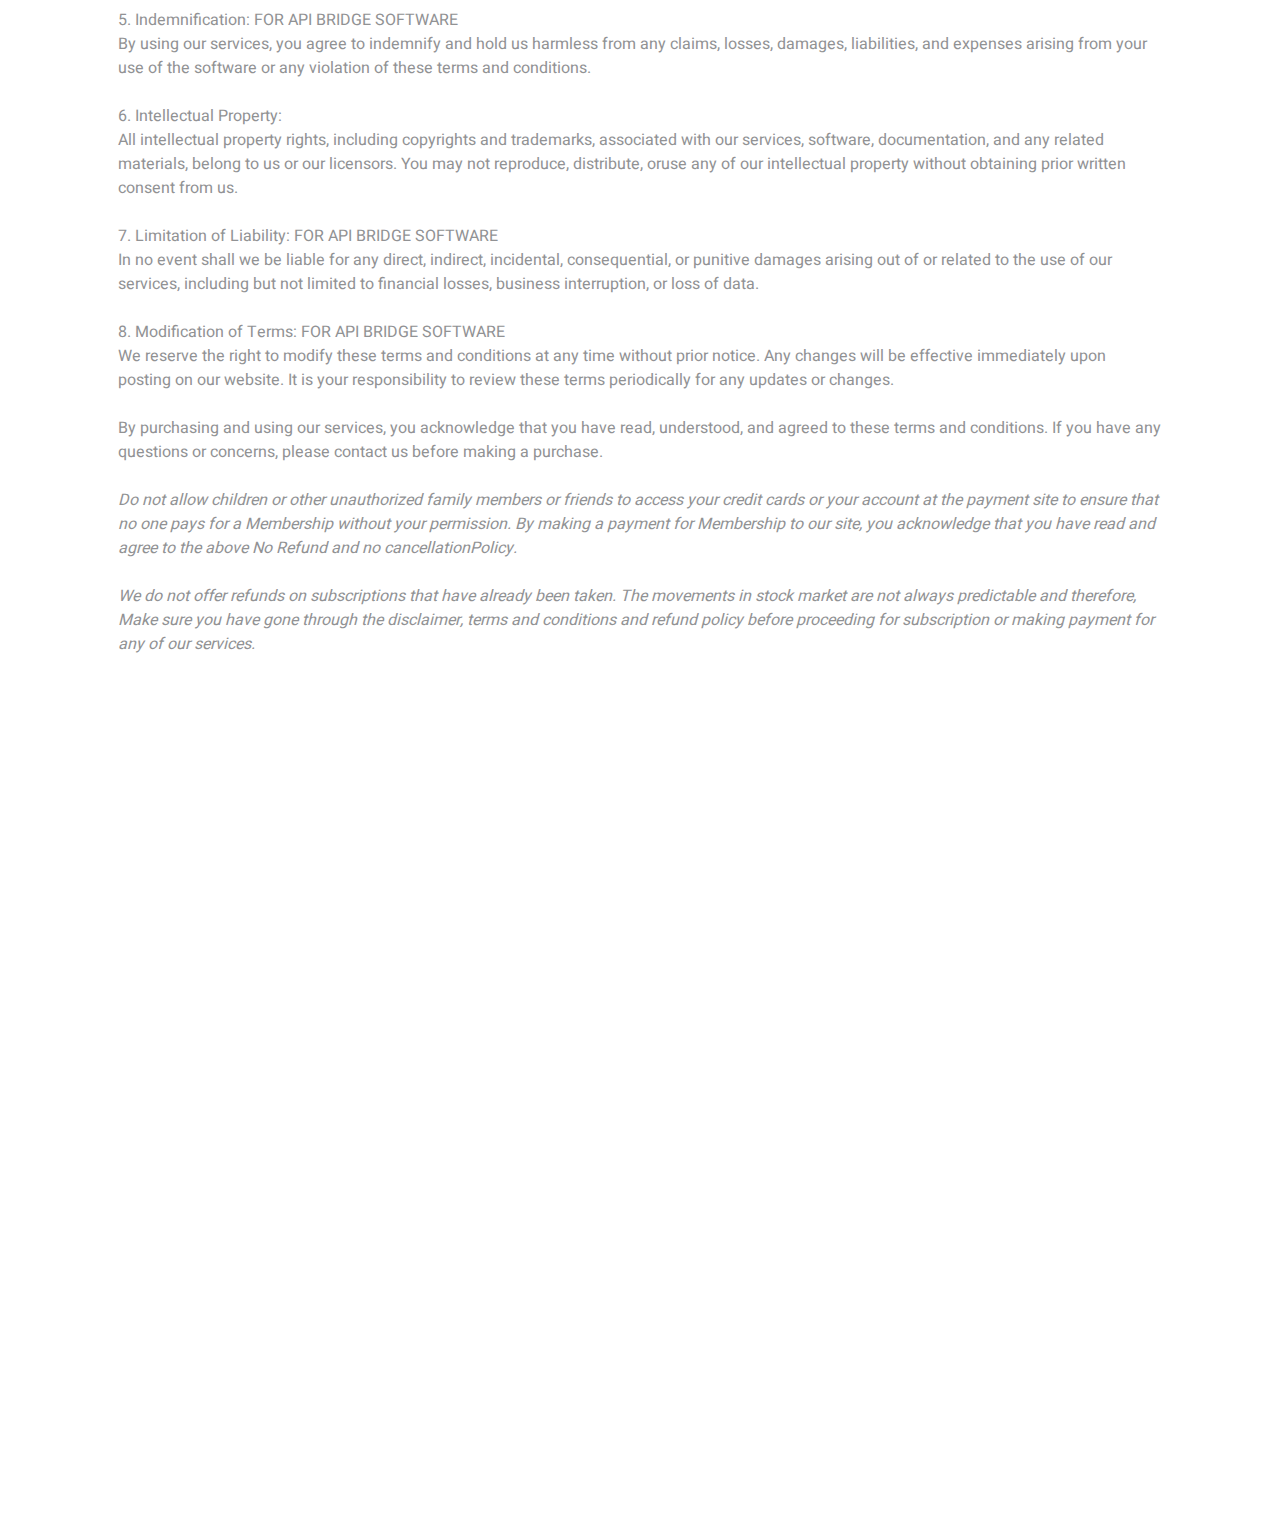
<file: refundandcancellationpolicy.html>
<!DOCTYPE html>
<html lang="en">
  <head>
    <meta charset="utf-8">
    <title>Refund and cancelationpolicy</title>
    <meta content="width=device-width, initial-scale=1.0" name="viewport">
    <meta content="" name="keywords">
    <meta content="" name="description">
    <!-- Favicon -->
    <link href="img/favicon.ico" rel="icon">
    <!-- Google Web Fonts -->
    <link rel="preconnect" href="https://fonts.googleapis.com">
    <link rel="preconnect" href="https://fonts.gstatic.com" crossorigin>
    <link href="https://fonts.googleapis.com/css2?family=Heebo:wght@400;500&family=Jost:wght@500;600;700&display=swap" rel="stylesheet">
    <!-- Icon Font Stylesheet -->
    <link href="https://cdnjs.cloudflare.com/ajax/libs/font-awesome/5.10.0/css/all.min.css" rel="stylesheet">
    <link href="https://cdn.jsdelivr.net/npm/bootstrap-icons@1.4.1/font/bootstrap-icons.css" rel="stylesheet">
    <!-- Libraries Stylesheet -->
    <link href="lib/animate/animate.min.css" rel="stylesheet">
    <link href="lib/owlcarousel/assets/owl.carousel.min.css" rel="stylesheet">
    <!-- Customized Bootstrap Stylesheet -->
    <link href="css/bootstrap.min.css" rel="stylesheet">
    <!-- Template Stylesheet -->
    <link href="css/style.css" rel="stylesheet">
  </head>
  <body data-bs-spy="scroll" data-bs-target=".navbar" data-bs-offset="51">
    <div class="container-xxl bg-white p-0">
      <!-- Spinner Start -->
      <div id="spinner" class="show bg-white position-fixed translate-middle w-100 vh-100 top-50 start-50 d-flex align-items-center justify-content-center">
        <div class="spinner-grow text-primary" style="width: 3rem; height: 3rem;" role="status">
          <span class="sr-only">Loading...</span>
        </div>
      </div>
      <!-- Spinner End -->
      <!-- Navbar & Hero Start -->
      <div class="container-xxl position-relative p-0" id="home">
        <nav class="navbar navbar-expand-lg navbar-light px-4 px-lg-5 py-3 py-lg-0">
          <a href="index.html" class="navbar-brand p-0">
            <!--  <h1 class="m-0">FitApp</h1> -->
            <img src="img/logo.png" height="60" alt="Logo">
          </a>
          <button class="navbar-toggler" type="button" data-bs-toggle="collapse" data-bs-target="#navbarCollapse">
            <span class="fa fa-bars"></span>
          </button>
          <div class="collapse navbar-collapse" id="navbarCollapse">
            <div class="navbar-nav mx-auto py-0">
              <a href="index.html" class="nav-item nav-link active">Home</a>
              <a href="index.html" class="nav-item nav-link">About</a>
              <a href="index.html" class="nav-item nav-link">Services</a>
              <a href="index.html" class="nav-item nav-link">Pricing</a>
              <a href="index.html" class="nav-item nav-link">Contact</a>
              <a href="signin.html" class="nav-item nav-link">Sign-In</a>
            </div>
         </div>
        </nav>
        <div class="container-xxl bg-primary hero-header">
          <div class="container px-lg-5"></div>
          <div>
            <br>
            <br>
            <br>
            <br>
            <br>
          </div>
        </div>
      </div>
      <!-- Navbar & Hero End -->
      <!-- About Start -->
      <div class="container-xxl py-5" id="about">
        <div class="container py-5 px-lg-5">
          <h5 class="text-primary-gradient fw-medium" style="text-align: center;">Refund and Cancellation Policy</h5>
          <h1 class="mb-4" style="text-align: center;">Refund and Cancellation Policy</h1>
          <p>All sales are final. Because AlgoJunction offers an Expert Advice evaluation to ensure that our products and services will meet your needs without the need to purchase, there will be ABSOLUTELY NO REFUNDS and CANCELLATIONS. <br />
            <br />Before deciding to subscribe to our services, please make sure to take our Expert Advice, the evaluation version that we provide. We do not offer refunds on subscriptions that have already been taken. We so believe in our services and support. <br>
            <br>For this reason, we strongly recommend that before payment, our visitors:- <br />
            <br> Read all information about our products, services and support given to our clients. <br>Evaluate the quality of our services by taking our Expert Advice. <br> Read all About Us and our technical Team. <br> Read our Terms of Use. <br> Read our Privacy Policy. <br />
            <br> Terms and Conditions: <br />
            <br>Please read these terms and conditions carefully before purchasing and using our services. By accessing or using our services,you agree to be bound by these terms and conditions. If you do not agree with any part of these terms, please refrain from using our services. <br />
            <br>1. Non-Refundable Services: <br />All our services, including the purchase of our software, are non-refundable. Once the purchase is made, it is considered final and non-cancellable. We do not provide refunds, in part or in full, for any reason, including but not limited to dissatisfaction with the software, inability to achieve desired results, or financial losses incurred while using our services. <br />
            <br> 2. Evaluation and Research: <br />We highly recommend that you thoroughly evaluate our services, including reading our documentation, reviews, and any available trial versions before making a purchase. It is your responsibility to ensure that our software aligns with your requirements and meets your expectations. We do not guarantee specific outcomes, profitability, or suitability of our services for your specific investment goals or trading strategies. <br />
            <br> 3. Use of Software: FOR API BRIDGE SOFTWARE <br />Upon purchasing our software, you are granted a non-exclusive, non-transferable license to use the software for your personal or business purposes, subject to the terms and conditions outlined herein. You may not distribute, modify, reverse engineer, or resell the software without prior written consent from us. <br />
            <br> 4. Risk Disclosure: FOR API BRIDGE SOFTWARE <br />Trading and investing in financial markets carry inherent risks, including the potential for substantial financial losses. We do not provide any guarantee or assurance of profitability or specific investment returns through theuse of our software. It is essential that you understand the risks involved and carefully consider your financial situation and risk tolerance before using our services. <br />
            <br> 5. Indemnification: FOR API BRIDGE SOFTWARE <br />By using our services, you agree to indemnify and hold us harmless from any claims, losses, damages, liabilities, and expenses arising from your use of the software or any violation of these terms and conditions. <br>
            <br> 6. Intellectual Property: <br />All intellectual property rights, including copyrights and trademarks, associated with our services, software, documentation, and any related materials, belong to us or our licensors. You may not reproduce, distribute, oruse any of our intellectual property without obtaining prior written consent from us. <br />
            <br> 7. Limitation of Liability: FOR API BRIDGE SOFTWARE <br />In no event shall we be liable for any direct, indirect, incidental, consequential, or punitive damages arising out of or related to the use of our services, including but not limited to financial losses, business interruption, or loss of data. <br />
            <br> 8. Modification of Terms: FOR API BRIDGE SOFTWARE <br />We reserve the right to modify these terms and conditions at any time without prior notice. Any changes will be effective immediately upon posting on our website. It is your responsibility to review these terms periodically for any updates or changes. <br />
            <br> By purchasing and using our services, you acknowledge that you have read, understood, and agreed to these terms and conditions. If you have any questions or concerns, please contact us before making a purchase. <br />
            <br>
            <i> Do not allow children or other unauthorized family members or friends to access your credit cards or your account at the payment site to ensure that no one pays for a Membership without your permission. By making a payment for Membership to our site, you acknowledge that you have read and agree to the above No Refund and no cancellationPolicy. <br />
              <br> We do not offer refunds on subscriptions that have already been taken. The movements in stock market are not always predictable and therefore, Make sure you have gone through the disclaimer, terms and conditions and refund policy before proceeding for subscription or making payment for any of our services. </i>
          </p>
        </div>
      </div>
      <!-- About End -->
      <!-- Footer Start -->
      <div class="container-fluid bg-primary text-light footer wow fadeIn" data-wow-delay="0.1s">
        <div class="container py-5 px-lg-5">
          <div class="row g-5">
            <div class="col-md-6 col-lg-3">
              <h4 class="text-white mb-4">Address</h4>
              <p>
                <i class="fa fa-map-marker-alt me-3"></i>New Delhi,India
              </p>
              <p>
                <i class="fa fa-phone-alt me-3"></i>+91 7275736566
              </p>
              <p>
                <i class="fa fa-envelope me-3"></i>service@algojunction.com
              </p>
              <div class="d-flex pt-2">
                <a class="btn btn-outline-light btn-social" href="https://x.com/JunctionAl26211">
                  <i class="fab fa-twitter"></i>
                </a>
                <a class="btn btn-outline-light btn-social" href="https://www.facebook.com/profile.php?id=61564242620550">
                  <i class="fab fa-facebook-f"></i>
                </a>
                <a class="btn btn-outline-light btn-social" href="https://www.instagram.com/algojunction/">
                  <i class="fab fa-instagram"></i>
                </a>
                <a class="btn btn-outline-light btn-social" href="https://www.linkedin.com/in/algo-junction-686b16319/">
                  <i class="fab fa-linkedin-in"></i>
                </a>
              </div>
            </div>
            <div class="col-md-6 col-lg-3">
              <h4 class="text-white mb-4">Quick Link</h4>
              <a class="btn btn-link" href="career.html">Career</a>
              <a class="btn btn-link" href="index.html">About Us</a>
              <a class="btn btn-link" href="privacypolicy.html">Privacy Policy</a>
              <a class="btn btn-link" href="termandcondition.html">Terms & Condition</a>
              <a class="btn btn-link" href="refundandcancellationpolicy.html">Refund and Cancellation</a>
            </div>
            <div class="col-md-6 col-lg-3">
              <h4 class="text-white mb-4">Explore</h4>
              <a class="btn btn-link" href="websitedeveloment.html">Website Development</a>
              <a class="btn btn-link" href="mobileappdevelopment.html">Mobile App Development</a>
              <a class="btn btn-link" href="algotrading.html">Algo Trading</a>
              <a class="btn btn-link" href="apibridge.html">API Bridge</a>
              <a class="btn btn-link" href="strategydevelopment.html">Strategy Development</a>
            </div>
            <div class="col-md-6 col-lg-3">
              <a href="index.html">
                <img style="align-items: start;" src="img/logo.png" height="65" alt="Logo">
              </a>
              <br>
              <br>
              <h5 style="color: aliceblue; align-items: center;">Turn your concept,website or Application into a working thing</h5>
            </div>
          </div>
          <div>
            <br>
            <P>
              <span class="text-light">Disclaimer:</span> We are not a SEBI registered investment advisor, therefore, none of our ALGO STRATEGIES shall be considered as an investment advice. | Market participants shall use these ALGO STRATEGIES for their knowledge purposes only. CONSULT YOUR INVESTMENT OR ADVISOR BEFORE INVESTING. | AlgoJunction isn't liable for your profits or losses. |All the fees paid to AlgoJunction is non-refundable.
            </P>
          </div>
        </div>
        <div class="container px-lg-5">
          <div class="copyright">
            <div class="row">
              <div class="col-md-6 text-center text-md-start mb-3 mb-md-0"> &copy; <a class="border-bottom" href="index.html">AlgoJunction</a>, All Right Reserved.
                <!--/*** This template is free as long as you keep the footer author’s credit link/attribution link/backlink. If you'd like to use the template without the footer author’s credit link/attribution link/backlink, you can purchase the Credit Removal License from "https://htmlcodex.com/credit-removal". Thank you for your support. ***/-->
              </div>
              <div class="col-md-6 text-center text-md-end">
                <div class="footer-menu">
                  <a href="index.html">Home</a>
                  <a href="">Cookies</a>
                  <a href="">Help</a>
                  <a href="">FQAs</a>
                </div>
              </div>
            </div>
          </div>
        </div>
      </div>
      <!-- Footer End -->
      <!-- Back to Top -->
      <a href="#" class="btn btn-lg btn-lg-square back-to-top pt-2">
        <i class="bi bi-arrow-up text-white"></i>
      </a>
    </div>
    <!-- JavaScript Libraries -->
    <script src="https://code.jquery.com/jquery-3.4.1.min.js"></script>
    <script src="https://cdn.jsdelivr.net/npm/bootstrap@5.0.0/dist/js/bootstrap.bundle.min.js"></script>
    <script src="lib/wow/wow.min.js"></script>
    <script src="lib/easing/easing.min.js"></script>
    <script src="lib/waypoints/waypoints.min.js"></script>
    <script src="lib/counterup/counterup.min.js"></script>
    <script src="lib/owlcarousel/owl.carousel.min.js"></script>
    <!-- Template Javascript -->
    <script src="js/main.js"></script>
  </body>
</html>
</file>
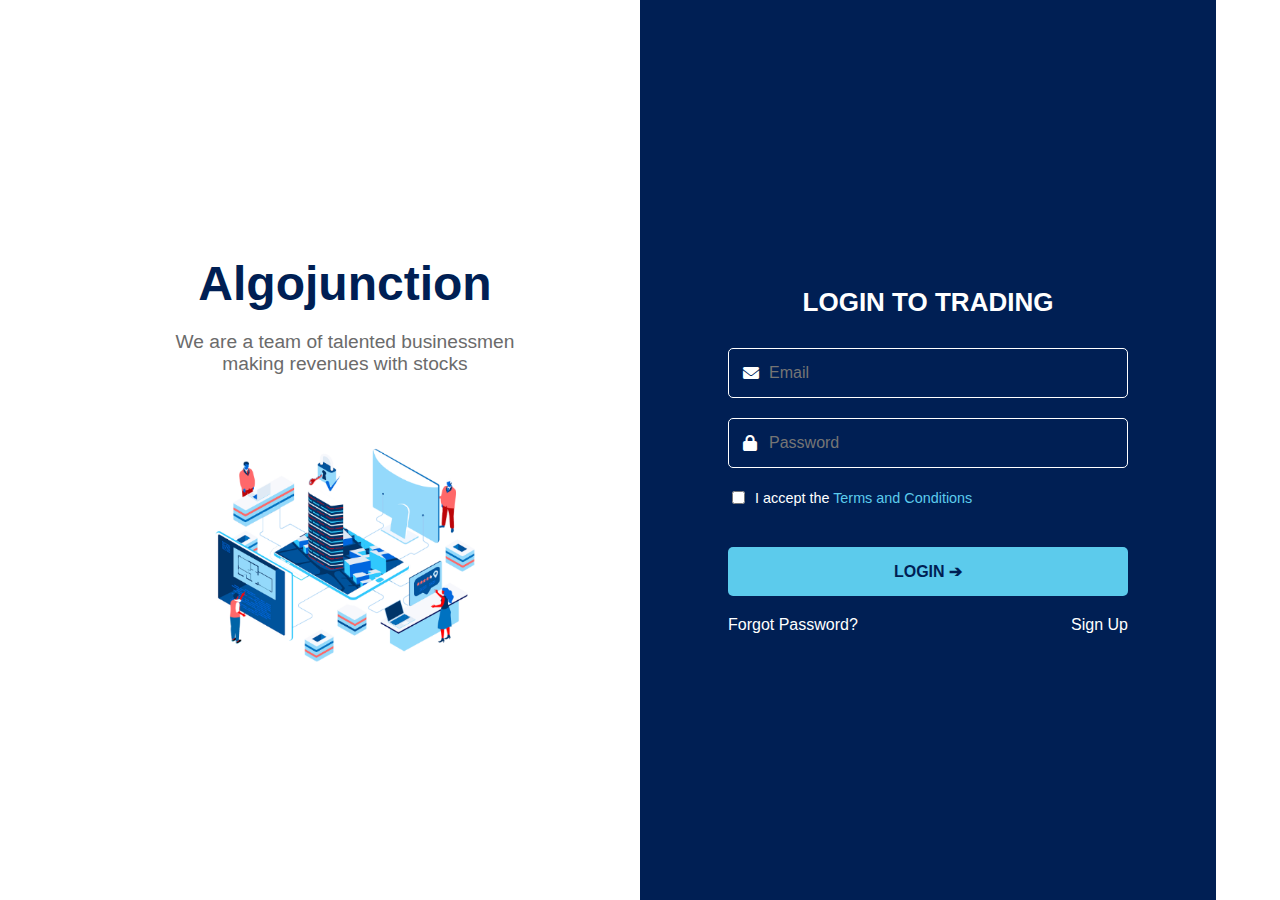
<file: signin.html>
<!DOCTYPE html>
<html lang="en">
<head>
    <meta charset="UTF-8" />
    <meta name="viewport" content="width=device-width, initial-scale=1.0" />
    <title>Algojunction Login</title>
    <link
      rel="stylesheet"
      href="https://cdnjs.cloudflare.com/ajax/libs/font-awesome/6.0.0-beta3/css/all.min.css"
    />
</head>
<body
  style="
    margin: 0;
    height: 100vh;
    font-family: Arial, sans-serif;
    background-color: #ffffff;
    display: flex;
  "
>
  <!-- Left Section -->
  <div
    style="
      flex: 1;
      display: flex;
      justify-content: center;
      align-items: center;
      padding-left: 50px;
    "
  >
    <div style="text-align: center; max-width: 400px">
      <h1 style="color: #001f54; font-size: 3em; margin-bottom: 20px">
        Algojunction
      </h1>
      <p style="color: #6b6b6b; font-size: 1.2em">
        We are a team of talented businessmen making revenues with stocks
      </p>
      <img
        src="img/login.png"
        alt="Illustration"
        style="width: 70%; margin-top: 30px"
      />
    </div>
  </div>

  <!-- Right Section -->
  <div
    style="
      width: 45%;
      background-color: #001f54;
      margin-right: 5%;
      display: flex;
      justify-content: center;
      align-items: center;
    "
  >
    <div
      style="width: 100%; max-width: 400px; padding: 30px; text-align: center"
    >
      <h2 style="color: #ffffff; font-size: 26px; margin-bottom: 30px">
        LOGIN TO TRADING
      </h2>
      <form
        style="display: flex; flex-direction: column; align-items: center"
      >
        <div style="position: relative; width: 100%; margin-bottom: 20px">
          <i
            class="fas fa-envelope"
            style="
              position: absolute;
              left: 15px;
              top: 50%;
              transform: translateY(-50%);
              color: white;
            "
          ></i>
          <input
            type="email"
            placeholder="Email"
            style="
              padding: 15px 15px 15px 40px;
              font-size: 1em;
              width: 100%;
              border-radius: 5px;
              background-color: transparent;
              border: 1px solid white;
              box-sizing: border-box;
              color: white; /* Set text color to white */
            "
          />
        </div>
        <div style="position: relative; width: 100%; margin-bottom: 20px">
          <i
            class="fas fa-lock"
            style="
              position: absolute;
              left: 15px;
              top: 50%;
              transform: translateY(-50%);
              color: white;
            "
          ></i>
          <input
            type="password"
            placeholder="Password"
            style="
              padding: 15px 15px 15px 40px;
              font-size: 1em;
              width: 100%;
              border-radius: 5px;
              background-color: transparent;
              border: 1px solid white;
              box-sizing: border-box;
              color: white; /* Set text color to white */
            "
          />
        </div>
        <div
          style="
            display: flex;
            align-items: center;
            width: 100%;
            margin-bottom: 20px;
          "
        >
          <input type="checkbox" id="terms" style="margin-right: 10px" />
          <label for="terms" style="color: #ffffff; font-size: 0.9em">
            I accept the
            <a
              href="termandcondition.html"
              style="color: #5ccbec; text-decoration: none"
              >Terms and Conditions</a
            >
          </label>
        </div>
        <!-- Adjust the margin-top here to increase the gap -->
        <button
          type="submit"
          style="
            padding: 15px;
            background-color: #5ccbec;
            color: #001f54;
            border: none;
            border-radius: 5px;
            width: 100%;
            cursor: pointer;
            font-size: 1em;
            font-weight: 600;
            margin-top: 20px;
          "
        >
          LOGIN &#10132;
        </button>
        <div
          style="
            display: flex;
            justify-content: space-between;
            width: 100%;
            margin-top: 20px;
          "
        >
          <a
            href="#"
            style="color: white; text-decoration: none; margin-right: 10px"
            >Forgot Password?</a
          >
          <a
            href="signup.html"
            style="color: white; text-decoration: none; margin-left: 10px"
          >
            Sign Up</a
          >
        </div>
      </form>
    </div>
  </div>
</body>
</html>
</file>
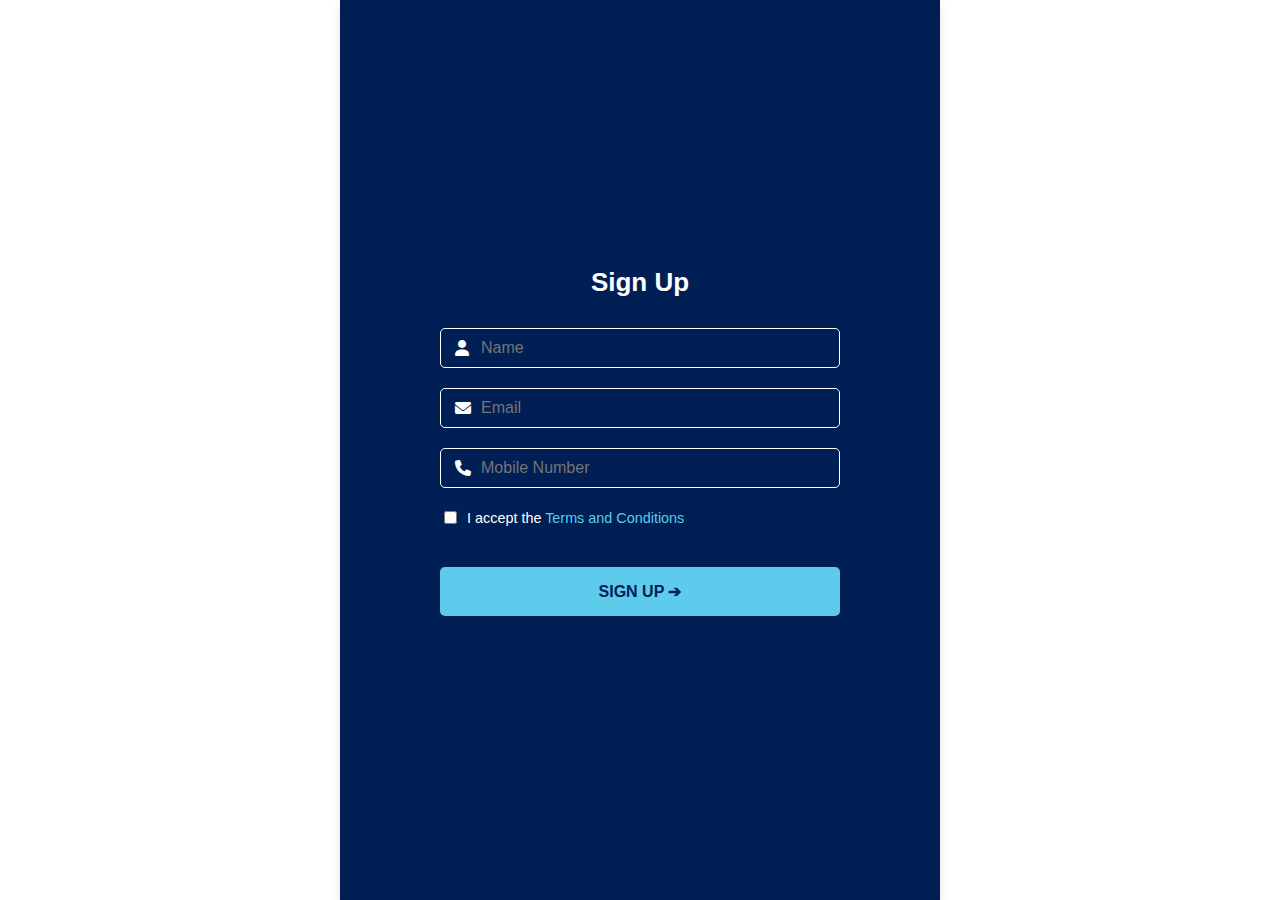
<file: signup.html>
<!DOCTYPE html>
<html lang="en">
<head>
    <meta charset="UTF-8" />
    <meta name="viewport" content="width=device-width, initial-scale=1.0" />
    <title>Sign Up</title>
    <link
      rel="stylesheet"
      href="https://cdnjs.cloudflare.com/ajax/libs/font-awesome/6.0.0-beta3/css/all.min.css"
    />
</head>
<body
  style="
    margin: 0;
    height: 100vh;
    font-family: Arial, sans-serif;
    background-color: #ffffff;
    display: flex;
    justify-content: center;
    align-items: center;
  "
>
  <!-- Centered Section -->
  <div
    style="
      width: 100%;
      max-width: 600px;
      height: 100vh;
      background-color: #001f54;
      box-shadow: 0 4px 8px rgba(0, 0, 0, 0.1);
      padding: 20px;
      box-sizing: border-box;
      display: flex;
      flex-direction: column;
      justify-content: center;
      align-items: center;
    "
  >
    <h2 style="color: white; font-size: 26px; margin-bottom: 30px">
      Sign Up
    </h2>
    <form
      style="
        display: flex;
        flex-direction: column;
        align-items: center;
        width: 100%;
      "
    >
      <div style="position: relative; width: 100%; max-width: 400px; margin-bottom: 20px">
        <i
          class="fas fa-user"
          style="
            position: absolute;
            left: 15px;
            top: 50%;
            transform: translateY(-50%);
            color: white;
          "
        ></i>
        <input
          type="text"
          placeholder="Name"
          style="
            padding: 10px 15px 10px 40px;
            font-size: 1em;
            width: 100%;
            border-radius: 5px;
            background-color: transparent;
            border: 1px solid white;
            box-sizing: border-box;
            color: white; /* Set text color to white */
          "
        />
      </div>
      <div style="position: relative; width: 100%; max-width: 400px; margin-bottom: 20px">
        <i
          class="fas fa-envelope"
          style="
            position: absolute;
            left: 15px;
            top: 50%;
            transform: translateY(-50%);
            color: white;
          "
        ></i>
        <input
          type="email"
          placeholder="Email"
          style="
            padding: 10px 15px 10px 40px;
            font-size: 1em;
            width: 100%;
            border-radius: 5px;
            background-color: transparent;
            border: 1px solid white;
            box-sizing: border-box;
            color: white; /* Set text color to white */
          "
        />
      </div>
      <div style="position: relative; width: 100%; max-width: 400px; margin-bottom: 20px">
        <i
          class="fas fa-phone"
          style="
            position: absolute;
            left: 15px;
            top: 50%;
            transform: translateY(-50%);
            color: white;
          "
        ></i>
        <input
          type="tel"
          placeholder="Mobile Number"
          style="
            padding: 10px 15px 10px 40px;
            font-size: 1em;
            width: 100%;
            border-radius: 5px;
            background-color: transparent;
            border: 1px solid white;
            box-sizing: border-box;
            color: white; /* Set text color to white */
          "
        />
      </div>
      <div
        style="
          display: flex;
          align-items: center;
          width: 100%;
          max-width: 400px;
          margin-bottom: 20px;
        "
      >
        <input type="checkbox" id="terms" style="margin-right: 10px" />
        <label for="terms" style="color: white; font-size: 0.9em">
          I accept the
          <a
            href="termandcondition.html"
            style="color: #5ccbec; text-decoration: none"
            >Terms and Conditions</a
          >
        </label>
       
      </div>
      <button
        type="submit"
        style="
          padding: 15px;
          background-color: #5ccbec;
          color: #001f54;
          border: none;
          border-radius: 5px;
          width: 100%;
          max-width: 400px;
          cursor: pointer;
          font-size: 1em;
          font-weight: 600;
          margin-top: 20px;
        "
      >
        SIGN UP &#10132;
      </button>
      <div
        style="
          display: flex;
          justify-content: space-between;
          width: 100%;
          max-width: 400px;
          margin-top: 20px;
        "
      >
        <a
          href="#"
          style="color: #001f54; text-decoration: none; margin-right: 10px"
          >Forgot Password?</a
        >
        <a
          href="#"
          style="color: #001f54; text-decoration: none; margin-left: 10px"
          >Sign In</a
        >
      </div>
    </form>
  </div>
</body>
</html>
</file>
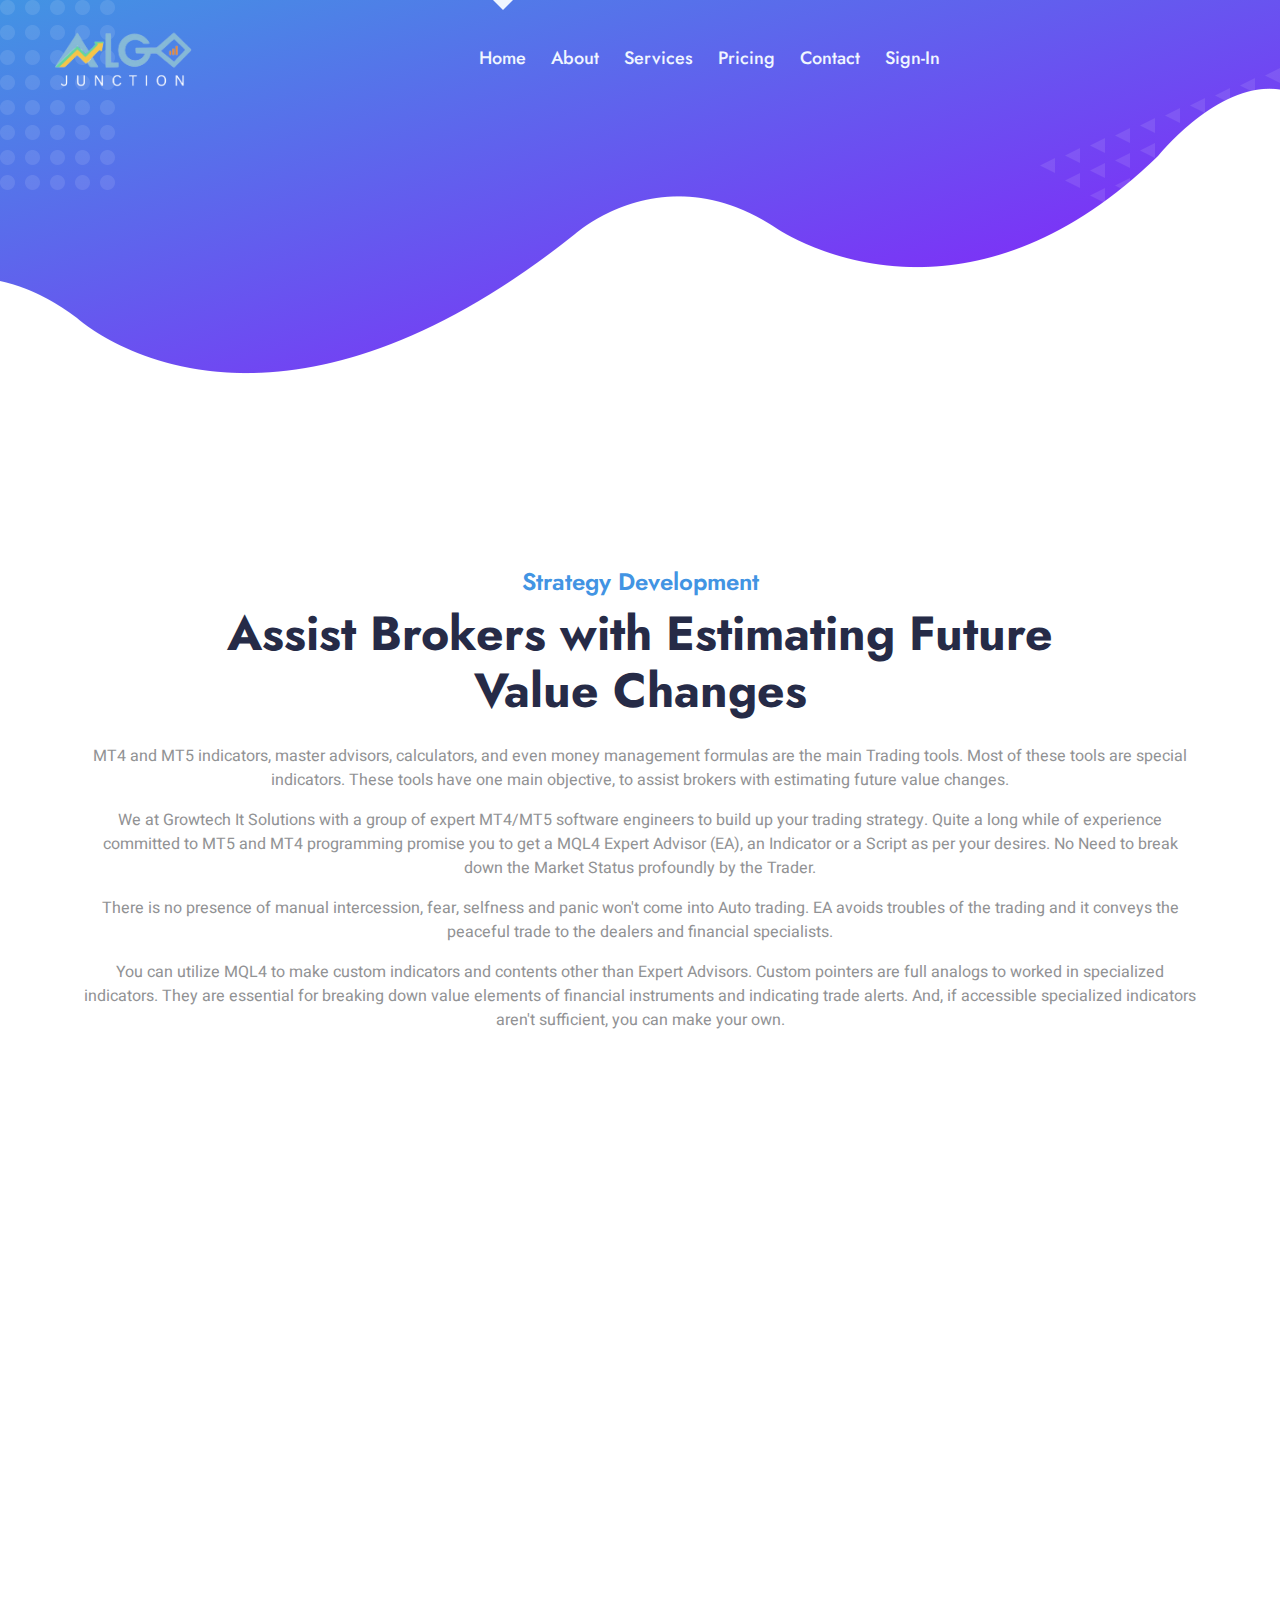
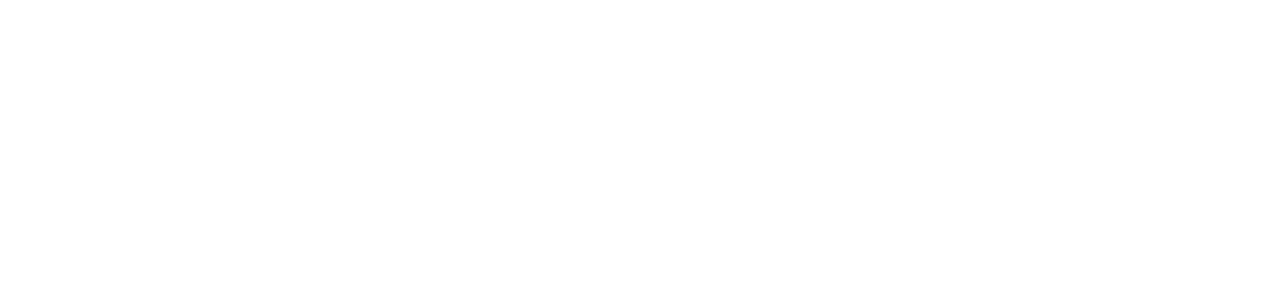
<file: strategydevelopment.html>
<!DOCTYPE html>
<html lang="en">
  <head>
    <meta charset="utf-8">
    <title>strategydevelopment</title>
    <meta content="width=device-width, initial-scale=1.0" name="viewport">
    <meta content="" name="keywords">
    <meta content="" name="description">
    <!-- Favicon -->
    <link href="img/favicon.ico" rel="icon">
    <!-- Google Web Fonts -->
    <link rel="preconnect" href="https://fonts.googleapis.com">
    <link rel="preconnect" href="https://fonts.gstatic.com" crossorigin>
    <link href="https://fonts.googleapis.com/css2?family=Heebo:wght@400;500&family=Jost:wght@500;600;700&display=swap" rel="stylesheet">
    <!-- Icon Font Stylesheet -->
    <link href="https://cdnjs.cloudflare.com/ajax/libs/font-awesome/5.10.0/css/all.min.css" rel="stylesheet">
    <link href="https://cdn.jsdelivr.net/npm/bootstrap-icons@1.4.1/font/bootstrap-icons.css" rel="stylesheet">
    <!-- Libraries Stylesheet -->
    <link href="lib/animate/animate.min.css" rel="stylesheet">
    <link href="lib/owlcarousel/assets/owl.carousel.min.css" rel="stylesheet">
    <!-- Customized Bootstrap Stylesheet -->
    <link href="css/bootstrap.min.css" rel="stylesheet">
    <!-- Template Stylesheet -->
    <link href="css/style.css" rel="stylesheet">
  </head>
  <body data-bs-spy="scroll" data-bs-target=".navbar" data-bs-offset="51">
    <div class="container-xxl bg-white p-0">
      <!-- Spinner Start -->
      <div id="spinner" class="show bg-white position-fixed translate-middle w-100 vh-100 top-50 start-50 d-flex align-items-center justify-content-center">
        <div class="spinner-grow text-primary" style="width: 3rem; height: 3rem;" role="status">
          <span class="sr-only">Loading...</span>
        </div>
      </div>
      <!-- Spinner End -->
      <!-- Navbar & Hero Start -->
      <div class="container-xxl position-relative p-0" id="home">
        <nav class="navbar navbar-expand-lg navbar-light px-4 px-lg-5 py-3 py-lg-0">
          <a href="index.html" class="navbar-brand p-0">
            <!--  <h1 class="m-0">FitApp</h1> -->
            <img src="img/logo.png" height="60" alt="Logo">
          </a>
          <button class="navbar-toggler" type="button" data-bs-toggle="collapse" data-bs-target="#navbarCollapse">
            <span class="fa fa-bars"></span>
          </button>
          <div class="collapse navbar-collapse" id="navbarCollapse">
            <div class="navbar-nav mx-auto py-0">
              <a href="index.html" class="nav-item nav-link active">Home</a>
              <a href="index.html" class="nav-item nav-link">About</a>
              <a href="index.html" class="nav-item nav-link">Services</a>
              <a href="index.html" class="nav-item nav-link">Pricing</a>
              <a href="index.html" class="nav-item nav-link">Contact</a>
              <a href="signin.html" class="nav-item nav-link">Sign-In</a>
            </div>
          </div>
        </nav>
        <div class="container-xxl bg-primary hero-header">
          <div class="container px-lg-5"></div>
          <div>
            <br>
            <br>
            <br>
            <br>
            <br>
          </div>
        </div>
      </div>
      <!-- Navbar & Hero End -->
      <!-- About Start -->
      <div class="container-fluid about py-5">
        <div class="container py-5">
          <div class="row g-5 align-items-center">
            <div class="col-12 wow fadeInUp text-center" data-wow-delay="0.3s">
              <h4 class="text-primary">Strategy Development</h4>
              <h1 class="display-5 mb-4">Assist Brokers with Estimating Future <br>Value Changes </h1>
              <p>MT4 and MT5 indicators, master advisors, calculators, and even money management formulas are the main Trading tools. Most of these tools are special indicators. These tools have one main objective, to assist brokers with estimating future value changes.</p>
              <p>We at Growtech It Solutions with a group of expert MT4/MT5 software engineers to build up your trading strategy. Quite a long while of experience committed to MT5 and MT4 programming promise you to get a MQL4 Expert Advisor (EA), an Indicator or a Script as per your desires. No Need to break down the Market Status profoundly by the Trader.</p>
              <p>There is no presence of manual intercession, fear, selfness and panic won't come into Auto trading. EA avoids troubles of the trading and it conveys the peaceful trade to the dealers and financial specialists.</p>
              <p>You can utilize MQL4 to make custom indicators and contents other than Expert Advisors. Custom pointers are full analogs to worked in specialized indicators. They are essential for breaking down value elements of financial instruments and indicating trade alerts. And, if accessible specialized indicators aren't sufficient, you can make your own.</p>
              <!-- <div class="row g-4 align-items-center justify-content-center"><h5>== Some benefits for you ==</h5><div class="col-sm-3 mt-2"><div class="bg-primary rounded p-4" style="border-bottom:4px solid #000;"><div class="align-items-center justify-content-center"><h4 class="text-dark" style="font-weight:800;">Expert Advisor Auto Trading Robot</h4><p class="text-white fs-5 mt-3 mb-0" style="font-weight:600;">No compelling reason to invest time before trading terminal. The EA consequently play out the trading tasks according to your strategy.</p></div></div></div><div class="col-sm-3 mt-2"><div class="bg-primary rounded p-4" style="border-bottom:4px solid #000;"><div class="align-items-center justify-content-center"><h4 class="text-dark" style="font-weight:800;">Scripts</h4><p class="text-white fs-5 mt-3 mb-0" style="font-weight:600;">Scripts are smallest programs that robotize every now and again rehashed activities. We can program custom scripts for you. Script executed just once.</p></div></div></div><div class="col-sm-3 mt-2"><div class="bg-primary rounded p-4" style="border-bottom:4px solid #000;"><div class="align-items-center justify-content-center"><h4 class="text-dark" style="font-weight:800;">Indicators</h4><p class="text-white fs-5 mt-3 mb-0" style="font-weight:600;">We give MT4 and MT5 Indicator programming services. Indicators are utilized to ascertain and show the data in visual structure.</p></div></div></div><div class="col-sm-3 mt-2"><div class="bg-primary rounded p-4" style="border-bottom:4px solid #000;"><div class="align-items-center justify-content-center"><h5 class="text-dark" style="font-weight:800;">Security</h5><p class="text-white fs-5 mt-3 mb-0" style="font-weight:600;">MT4 is a profoundly secure stage that scrambles the information among trader and server with a 129-bit key. The broker’s IP address is also totally disguised.</p></div></div></div></div> -->
            </div>
          </div>
        </div>
      </div>
      <!-- About End -->
      <!-- Footer Start -->
      <div class="container-fluid bg-primary text-light footer wow fadeIn" data-wow-delay="0.1s">
        <div class="container py-5 px-lg-5">
          <div class="row g-5">
            <div class="col-md-6 col-lg-3">
              <h4 class="text-white mb-4">Address</h4>
              <p>
                <i class="fa fa-map-marker-alt me-3"></i>New Delhi,India
              </p>
              <p>
                <i class="fa fa-phone-alt me-3"></i>+91 7275736566
              </p>
              <p>
                <i class="fa fa-envelope me-3"></i>service@algojunction.com
              </p>
              <div class="d-flex pt-2">
                <a class="btn btn-outline-light btn-social" href="https://x.com/JunctionAl26211">
                  <i class="fab fa-twitter"></i>
                </a>
                <a class="btn btn-outline-light btn-social" href="https://www.facebook.com/profile.php?id=61564242620550">
                  <i class="fab fa-facebook-f"></i>
                </a>
                <a class="btn btn-outline-light btn-social" href="https://www.instagram.com/algojunction/">
                  <i class="fab fa-instagram"></i>
                </a>
                <a class="btn btn-outline-light btn-social" href="https://www.linkedin.com/in/algo-junction-686b16319/">
                  <i class="fab fa-linkedin-in"></i>
                </a>
              </div>
            </div>
            <div class="col-md-6 col-lg-3">
              <h4 class="text-white mb-4">Quick Link</h4>
              <a class="btn btn-link" href="career.html">Career</a>
              <a class="btn btn-link" href="index.html">About Us</a>
              <a class="btn btn-link" href="privacypolicy.html">Privacy Policy</a>
              <a class="btn btn-link" href="termandcondition.html">Terms & Condition</a>
              <a class="btn btn-link" href="refundandcancellationpolicy.html">Refund and Cancellation</a>
            </div>
            <div class="col-md-6 col-lg-3">
              <h4 class="text-white mb-4">Explore</h4>
              <a class="btn btn-link" href="websitedeveloment.html">Website Development</a>
              <a class="btn btn-link" href="mobileappdevelopment.html">Mobile App Development</a>
              <a class="btn btn-link" href="algotrading.html">Algo Trading</a>
              <a class="btn btn-link" href="apibridge.html">API Bridge</a>
              <a class="btn btn-link" href="strategydevelopment.html">Strategy Development</a>
            </div>
            <div class="col-md-6 col-lg-3">
              <a href="index.html">
                <img style="align-items: start;" src="img/logo.png" height="65" alt="Logo">
              </a>
              <br>
              <br>
              <h5 style="color: aliceblue; align-items: center;">Turn your concept,website or Application into a working thing</h5>
            </div>
          </div>
          <div>
            <br>
            <P>
              <span class="text-light">Disclaimer:</span> We are not a SEBI registered investment advisor, therefore, none of our ALGO STRATEGIES shall be considered as an investment advice. | Market participants shall use these ALGO STRATEGIES for their knowledge purposes only. CONSULT YOUR INVESTMENT OR ADVISOR BEFORE INVESTING. | AlgoJunction isn't liable for your profits or losses. |All the fees paid to AlgoJunction is non-refundable.
            </P>
          </div>
        </div>
        <div class="container px-lg-5">
          <div class="copyright">
            <div class="row">
              <div class="col-md-6 text-center text-md-start mb-3 mb-md-0"> &copy; <a class="border-bottom" href="index.html">AlgoJunction</a>, All Right Reserved.
                <!--/*** This template is free as long as you keep the footer author’s credit link/attribution link/backlink. If you'd like to use the template without the footer author’s credit link/attribution link/backlink, you can purchase the Credit Removal License from "https://htmlcodex.com/credit-removal". Thank you for your support. ***/-->
              </div>
              <div class="col-md-6 text-center text-md-end">
                <div class="footer-menu">
                  <a href="index.html">Home</a>
                  <a href="">Cookies</a>
                  <a href="">Help</a>
                  <a href="">FQAs</a>
                </div>
              </div>
            </div>
          </div>
        </div>
      </div>
      <!-- Footer End -->
      <!-- Back to Top -->
      <a href="#" class="btn btn-lg btn-lg-square back-to-top pt-2">
        <i class="bi bi-arrow-up text-white"></i>
      </a>
    </div>
    <!-- JavaScript Libraries -->
    <script src="https://code.jquery.com/jquery-3.4.1.min.js"></script>
    <script src="https://cdn.jsdelivr.net/npm/bootstrap@5.0.0/dist/js/bootstrap.bundle.min.js"></script>
    <script src="lib/wow/wow.min.js"></script>
    <script src="lib/easing/easing.min.js"></script>
    <script src="lib/waypoints/waypoints.min.js"></script>
    <script src="lib/counterup/counterup.min.js"></script>
    <script src="lib/owlcarousel/owl.carousel.min.js"></script>
    <!-- Template Javascript -->
    <script src="js/main.js"></script>
  </body>
</html>
</file>
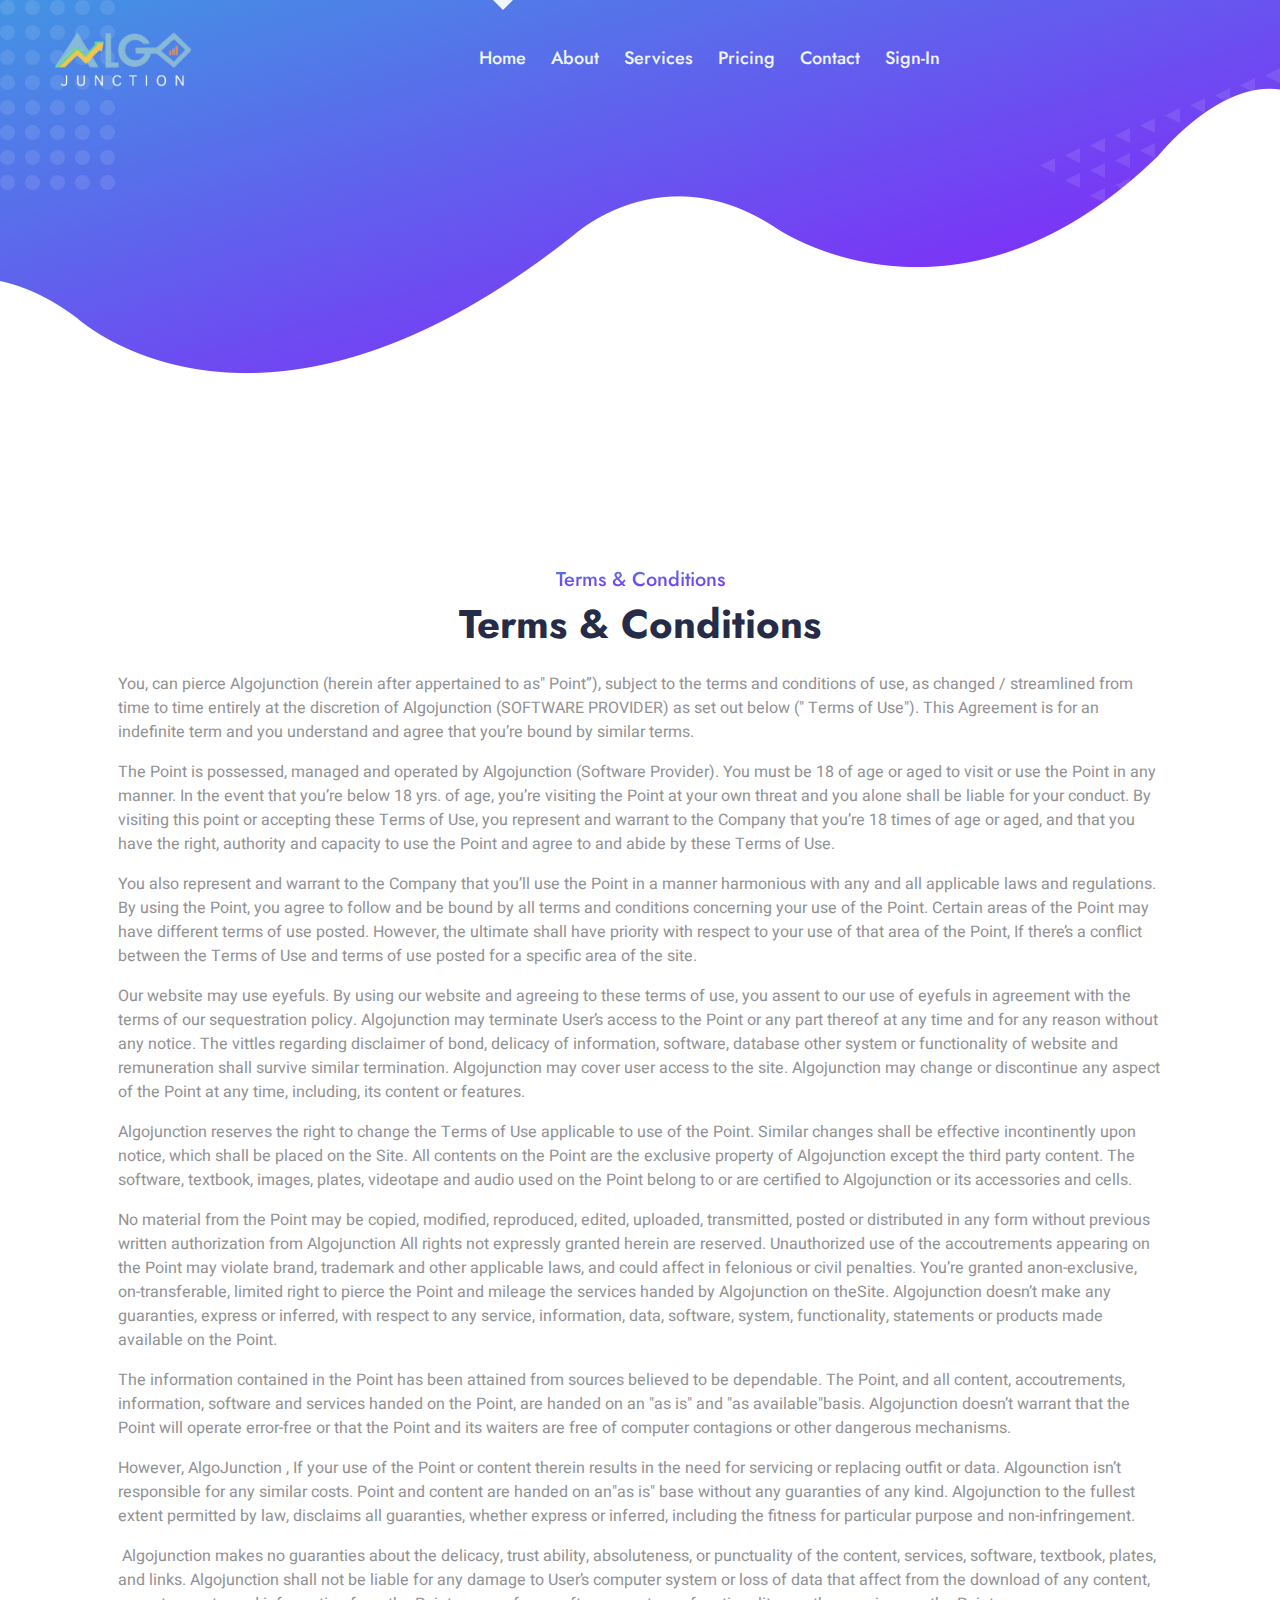
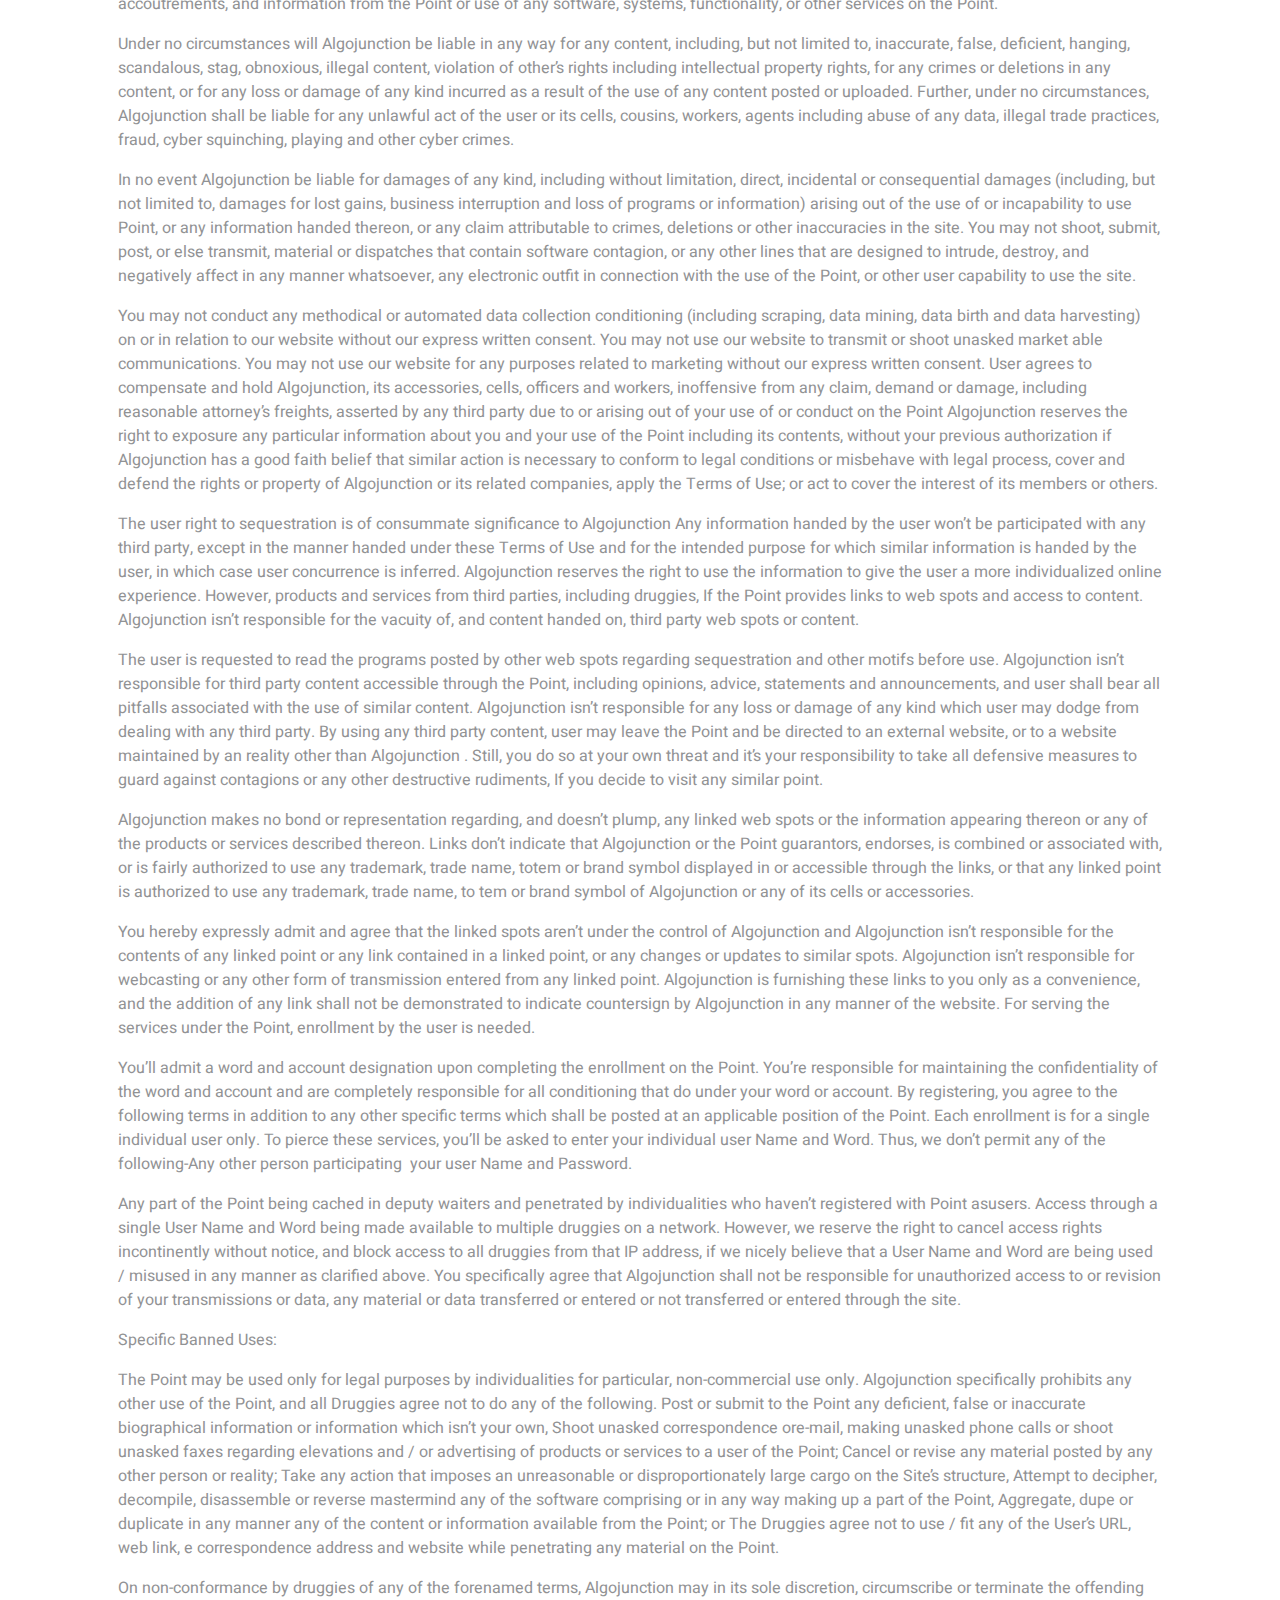
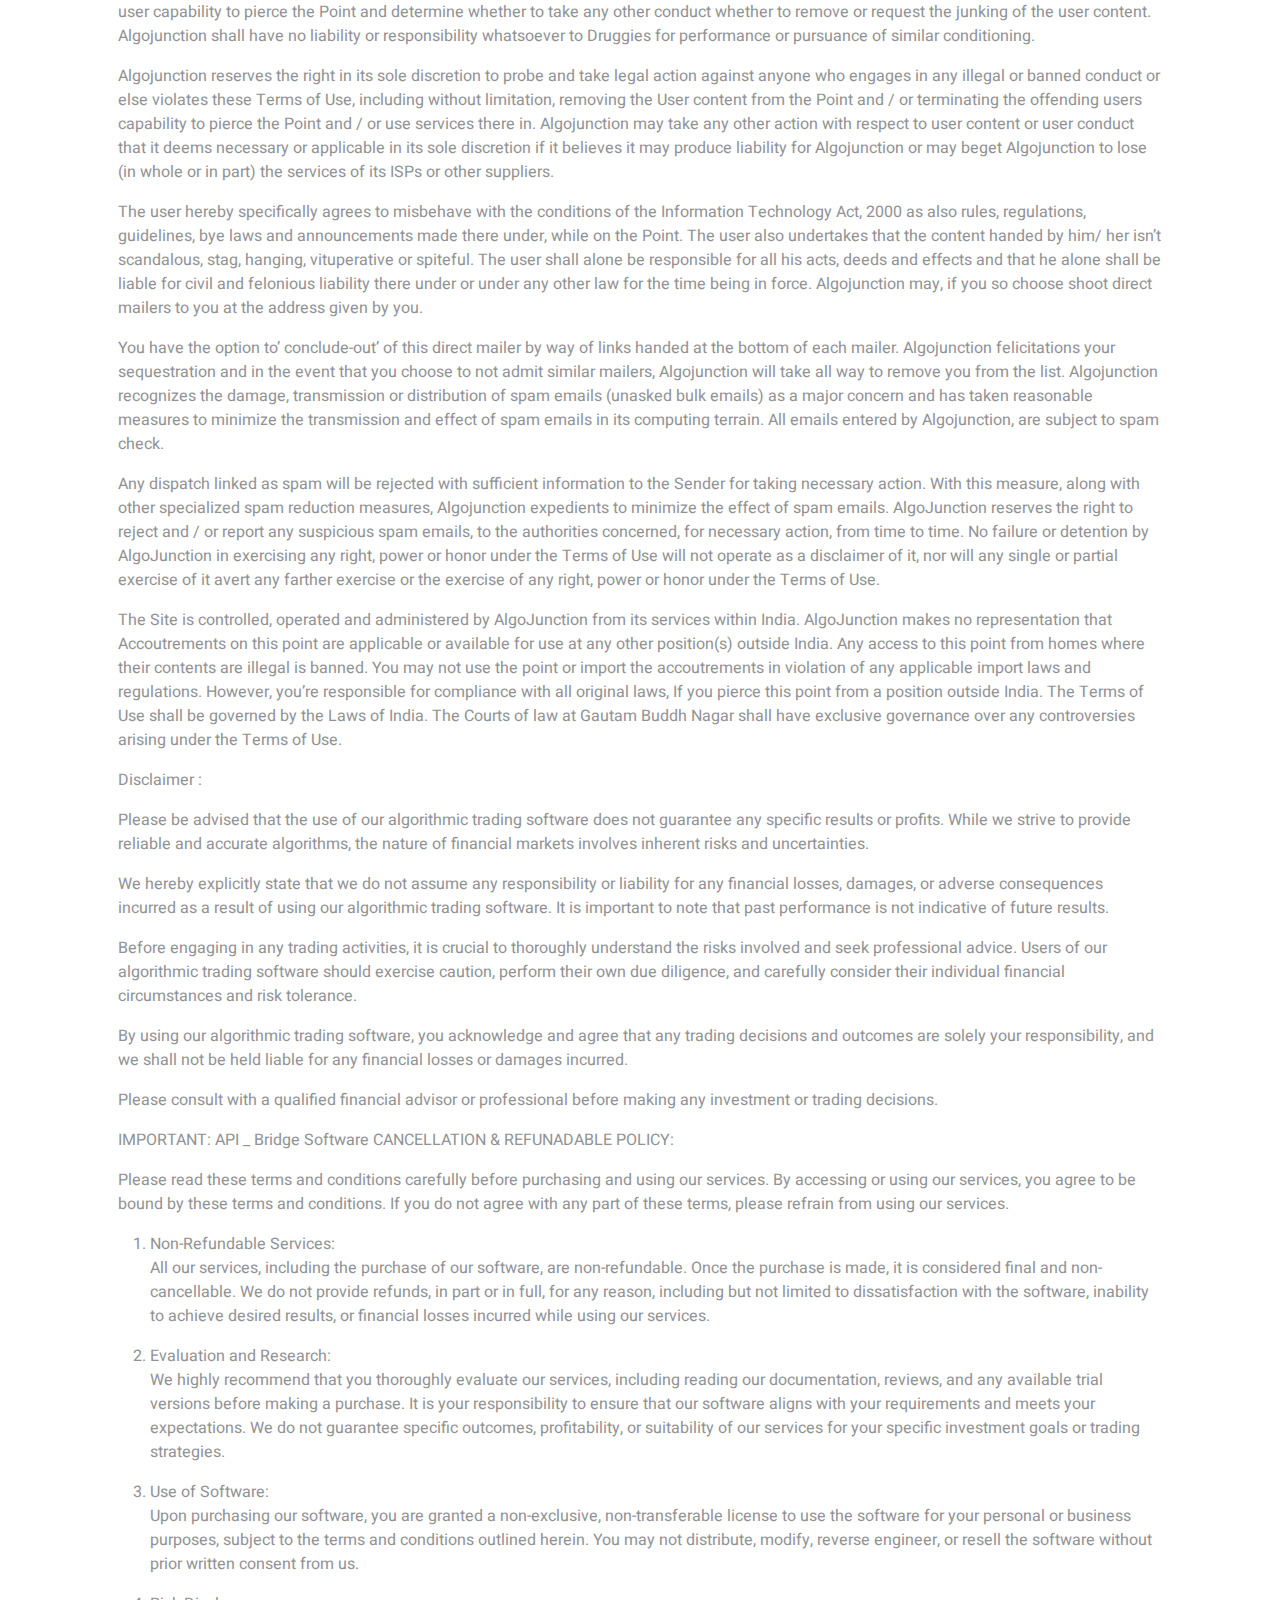
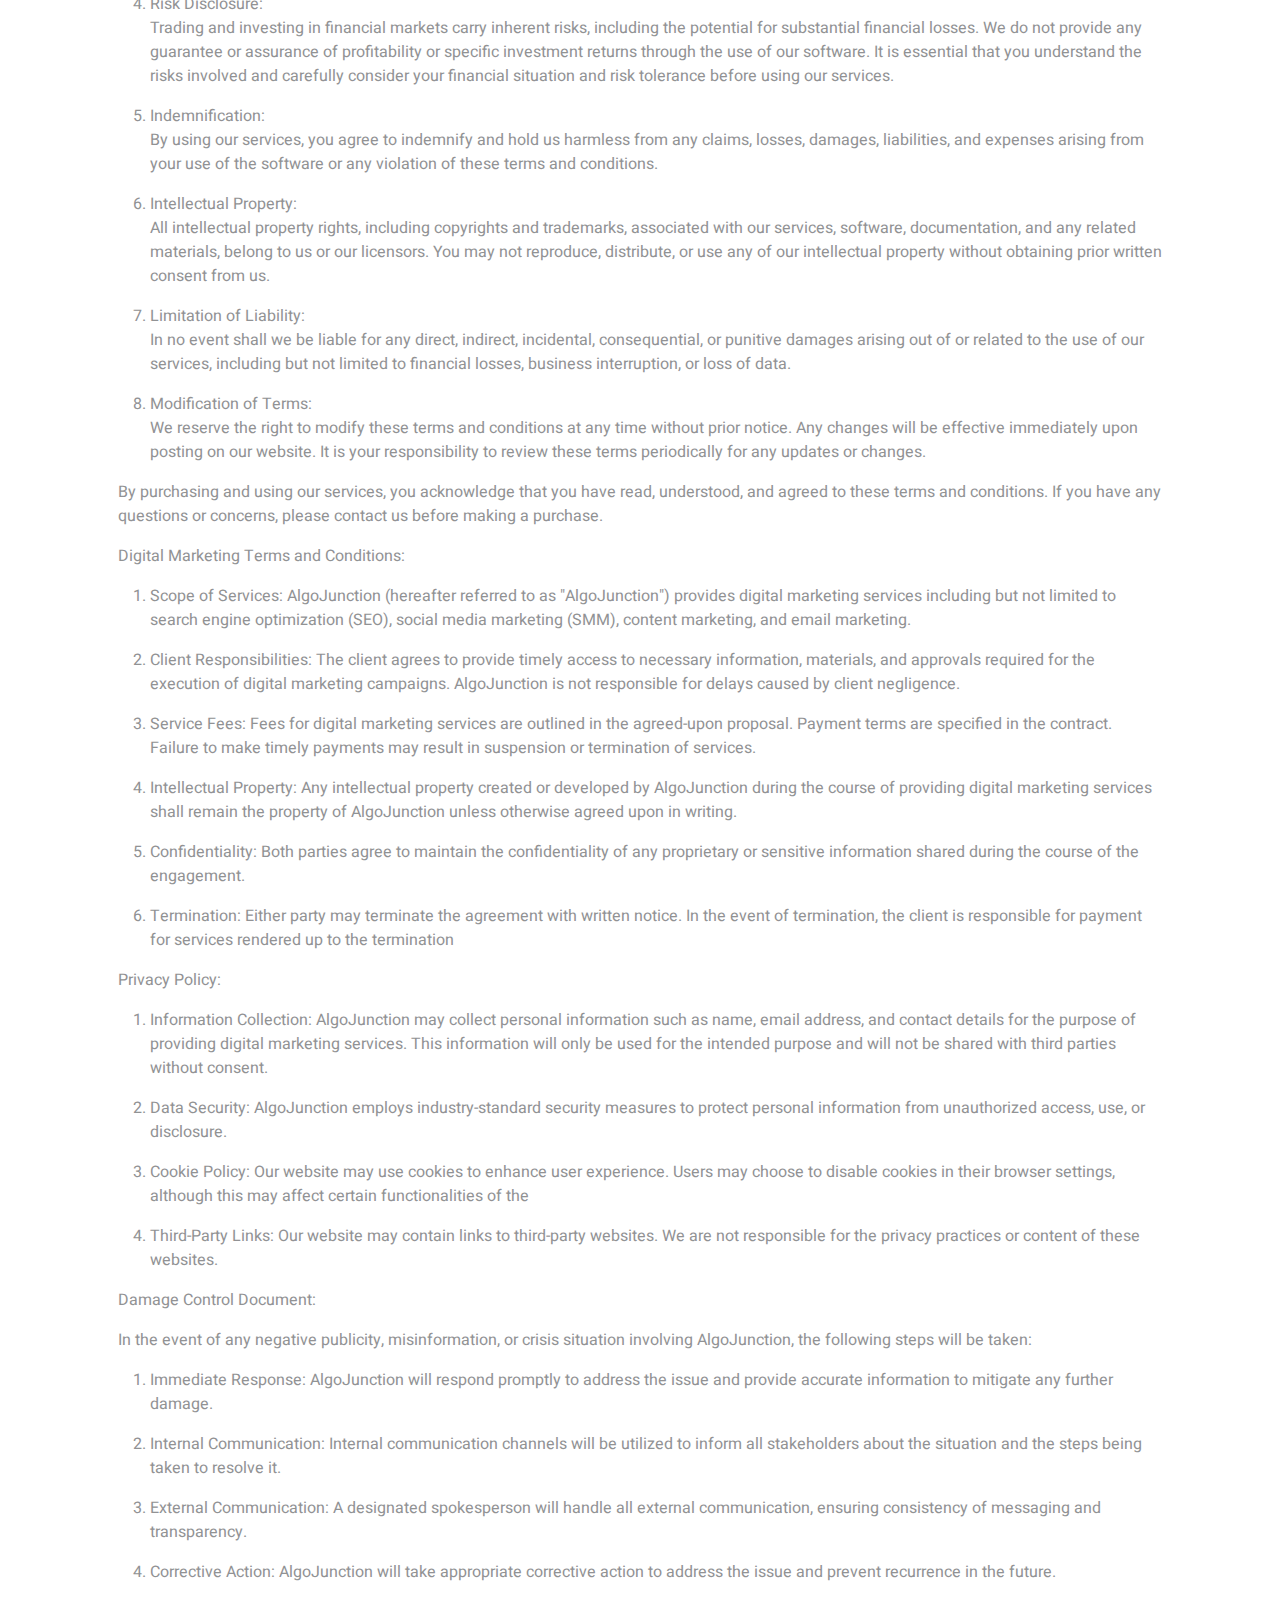
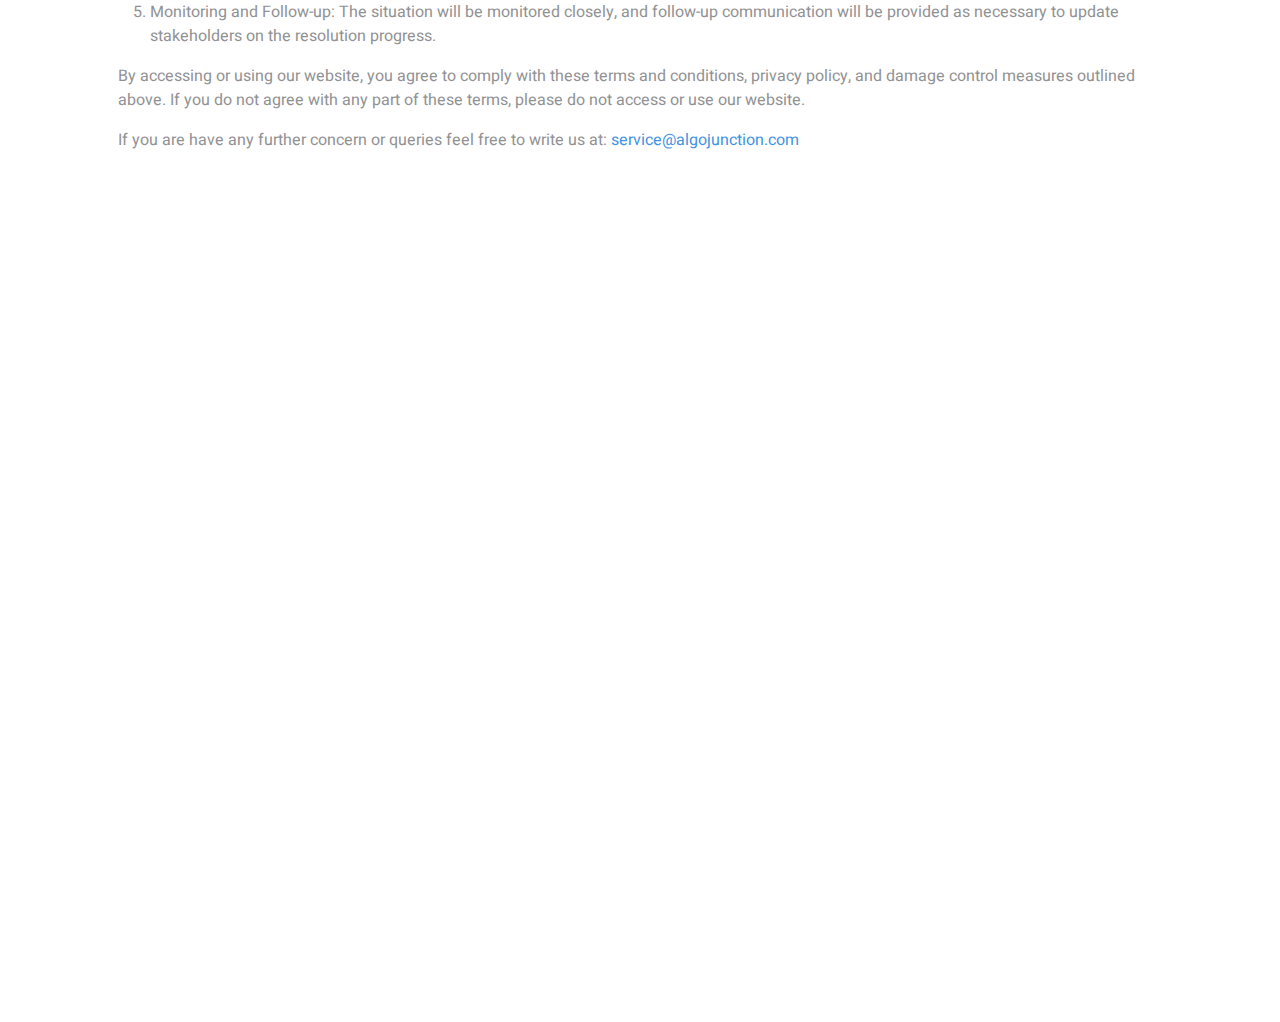
<file: termandcondition.html>
<!DOCTYPE html>
<html lang="en">
  <head>
    <meta charset="utf-8">
    <title>Terms and Condition</title>
    <meta content="width=device-width, initial-scale=1.0" name="viewport">
    <meta content="" name="keywords">
    <meta content="" name="description">
    <!-- Favicon -->
    <link href="img/favicon.ico" rel="icon">
    <!-- Google Web Fonts -->
    <link rel="preconnect" href="https://fonts.googleapis.com">
    <link rel="preconnect" href="https://fonts.gstatic.com" crossorigin>
    <link href="https://fonts.googleapis.com/css2?family=Heebo:wght@400;500&family=Jost:wght@500;600;700&display=swap" rel="stylesheet">
    <!-- Icon Font Stylesheet -->
    <link href="https://cdnjs.cloudflare.com/ajax/libs/font-awesome/5.10.0/css/all.min.css" rel="stylesheet">
    <link href="https://cdn.jsdelivr.net/npm/bootstrap-icons@1.4.1/font/bootstrap-icons.css" rel="stylesheet">
    <!-- Libraries Stylesheet -->
    <link href="lib/animate/animate.min.css" rel="stylesheet">
    <link href="lib/owlcarousel/assets/owl.carousel.min.css" rel="stylesheet">
    <!-- Customized Bootstrap Stylesheet -->
    <link href="css/bootstrap.min.css" rel="stylesheet">
    <!-- Template Stylesheet -->
    <link href="css/style.css" rel="stylesheet">
  </head>
  <body data-bs-spy="scroll" data-bs-target=".navbar" data-bs-offset="51">
    <div class="container-xxl bg-white p-0">
      <!-- Spinner Start -->
      <div id="spinner" class="show bg-white position-fixed translate-middle w-100 vh-100 top-50 start-50 d-flex align-items-center justify-content-center">
        <div class="spinner-grow text-primary" style="width: 3rem; height: 3rem;" role="status">
          <span class="sr-only">Loading...</span>
        </div>
      </div>
      <!-- Spinner End -->
      <!-- Navbar & Hero Start -->
      <div class="container-xxl position-relative p-0" id="home">
        <nav class="navbar navbar-expand-lg navbar-light px-4 px-lg-5 py-3 py-lg-0">
          <a href="index.html" class="navbar-brand p-0">
            <!--  <h1 class="m-0">FitApp</h1> -->
            <img src="img/logo.png" height="60" alt="Logo">
          </a>
          <button class="navbar-toggler" type="button" data-bs-toggle="collapse" data-bs-target="#navbarCollapse">
            <span class="fa fa-bars"></span>
          </button>
          <div class="collapse navbar-collapse" id="navbarCollapse">
            <div class="navbar-nav mx-auto py-0">
              <a href="index.html" class="nav-item nav-link active">Home</a>
              <a href="index.html" class="nav-item nav-link">About</a>
              <a href="index.html" class="nav-item nav-link">Services</a>
              <a href="index.html" class="nav-item nav-link">Pricing</a>
              <a href="index.html" class="nav-item nav-link">Contact</a>
              <a href="signin.html" class="nav-item nav-link">Sign-In</a>
            </div>
         </div>
        </nav>
        <div class="container-xxl bg-primary hero-header">
          <div class="container px-lg-5"></div>
          <div>
            <br>
            <br>
            <br>
            <br>
            <br>
          </div>
        </div>
      </div>
      <!-- Navbar & Hero End -->
      <!-- About Start -->
      <div class="container-xxl py-5" id="about">
        <div class="container py-5 px-lg-5">
          <h5 class="text-primary-gradient fw-medium" style="text-align: center;">Terms & Conditions</h5>
          <h1 class="mb-4" style="text-align: center;">Terms & Conditions</h1>
          <p style="text-align: left;">You, can pierce Algojunction (herein after appertained to as" Point&rdquo;), subject to the terms and conditions of use, as changed / streamlined from time to time entirely at the discretion of Algojunction (SOFTWARE PROVIDER) as set out below (" Terms of Use"). This Agreement is for an indefinite term and you understand and agree that you&rsquo;re bound by similar terms.</p>
          <p style="text-align: left;">The Point is possessed, managed and operated by Algojunction (Software Provider). You must be 18 of age or aged to visit or use the Point in any manner. In the event that you&rsquo;re below 18 yrs. of age, you&rsquo;re visiting the Point at your own threat and you alone shall be liable for your conduct. By visiting this point or accepting these Terms of Use, you represent and warrant to the Company that you&rsquo;re 18 times of age or aged, and that you have the right, authority and capacity to use the Point and agree to and abide by these Terms of Use.</p>
          <p style="text-align: left;">You also represent and warrant to the Company that you&rsquo;ll use the Point in a manner harmonious with any and all applicable laws and regulations. By using the Point, you agree to follow and be bound by all terms and conditions concerning your use of the Point. Certain areas of the Point may have different terms of use posted. However, the ultimate shall have priority with respect to your use of that area of the Point, If there&rsquo;s a conflict between the Terms of Use and terms of use posted for a specific area of the site.</p>
          <p style="text-align: left;">Our website may use eyefuls. By using our website and agreeing to these terms of use, you assent to our use of eyefuls in agreement with the terms of our sequestration policy. Algojunction may terminate User&rsquo;s access to the Point or any part thereof at any time and for any reason without any notice. The vittles regarding disclaimer of bond, delicacy of information, software, database other system or functionality of website and remuneration shall survive similar termination. Algojunction may cover user access to the site. Algojunction may change or discontinue any aspect of the Point at any time, including, its content or features.</p>
          <p style="text-align: left;">Algojunction reserves the right to change the Terms of Use applicable to use of the Point. Similar changes shall be effective incontinently upon notice, which shall be placed on the Site. All contents on the Point are the exclusive property of Algojunction except the third party content. The software, textbook, images, plates, videotape and audio used on the Point belong to or are certified to Algojunction or its accessories and cells.</p>
          <p style="text-align: left;">No material from the Point may be copied, modified, reproduced, edited, uploaded, transmitted, posted or distributed in any form without previous written authorization from Algojunction All rights not expressly granted herein are reserved. Unauthorized use of the accoutrements appearing on the Point may violate brand, trademark and other applicable laws, and could affect in felonious or civil penalties. You&rsquo;re granted anon-exclusive, on-transferable, limited right to pierce the Point and mileage the services handed by Algojunction on theSite. Algojunction doesn&rsquo;t make any guaranties, express or inferred, with respect to any service, information, data, software, system, functionality, statements or products made available on the Point.</p>
          <p style="text-align: left;">The information contained in the Point has been attained from sources believed to be dependable. The Point, and all content, accoutrements, information, software and services handed on the Point, are handed on an "as is" and "as available"basis. Algojunction doesn&rsquo;t warrant that the Point will operate error-free or that the Point and its waiters are free of computer contagions or other dangerous mechanisms.</p>
          <p style="text-align: left;">However, AlgoJunction , If your use of the Point or content therein results in the need for servicing or replacing outfit or data. Algounction isn&rsquo;t responsible for any similar costs. Point and content are handed on an"as is" base without any guaranties of any kind. Algojunction to the fullest extent permitted by law, disclaims all guaranties, whether express or inferred, including the fitness for particular purpose and non-infringement.</p>
          <p style="text-align: left;">&nbsp;Algojunction makes no guaranties about the delicacy, trust ability, absoluteness, or punctuality of the content, services, software, textbook, plates, and links. Algojunction shall not be liable for any damage to User&rsquo;s computer system or loss of data that affect from the download of any content, accoutrements, and information from the Point or use of any software, systems, functionality, or other services on the Point.</p>
          <p style="text-align: left;">Under no circumstances will Algojunction be liable in any way for any content, including, but not limited to, inaccurate, false, deficient, hanging, scandalous, stag, obnoxious, illegal content, violation of other&rsquo;s rights including intellectual property rights, for any crimes or deletions in any content, or for any loss or damage of any kind incurred as a result of the use of any content posted or uploaded. Further, under no circumstances, Algojunction shall be liable for any unlawful act of the user or its cells, cousins, workers, agents including abuse of any data, illegal trade practices, fraud, cyber squinching, playing and other cyber crimes.</p>
          <p style="text-align: left;">In no event Algojunction be liable for damages of any kind, including without limitation, direct, incidental or consequential damages (including, but not limited to, damages for lost gains, business interruption and loss of programs or information) arising out of the use of or incapability to use Point, or any information handed thereon, or any claim attributable to crimes, deletions or other inaccuracies in the site. You may not shoot, submit, post, or else transmit, material or dispatches that contain software contagion, or any other lines that are designed to intrude, destroy, and negatively affect in any manner whatsoever, any electronic outfit in connection with the use of the Point, or other user capability to use the site.</p>
          <p style="text-align: left;">You may not conduct any methodical or automated data collection conditioning (including scraping, data mining, data birth and data harvesting) on or in relation to our website without our express written consent. You may not use our website to transmit or shoot unasked market able communications. You may not use our website for any purposes related to marketing without our express written consent. User agrees to compensate and hold Algojunction, its accessories, cells, officers and workers, inoffensive from any claim, demand or damage, including reasonable attorney&rsquo;s freights, asserted by any third party due to or arising out of your use of or conduct on the Point Algojunction reserves the right to exposure any particular information about you and your use of the Point including its contents, without your previous authorization if Algojunction has a good faith belief that similar action is necessary to conform to legal conditions or misbehave with legal process, cover and defend the rights or property of Algojunction or its related companies, apply the Terms of Use; or act to cover the interest of its members or others.</p>
          <p style="text-align: left;">The user right to sequestration is of consummate significance to Algojunction Any information handed by the user won&rsquo;t be participated with any third party, except in the manner handed under these Terms of Use and for the intended purpose for which similar information is handed by the user, in which case user concurrence is inferred. Algojunction reserves the right to use the information to give the user a more individualized online experience. However, products and services from third parties, including druggies, If the Point provides links to web spots and access to content. Algojunction isn&rsquo;t responsible for the vacuity of, and content handed on, third party web spots or content.</p>
          <p style="text-align: left;">The user is requested to read the programs posted by other web spots regarding sequestration and other motifs before use. Algojunction isn&rsquo;t responsible for third party content accessible through the Point, including opinions, advice, statements and announcements, and user shall bear all pitfalls associated with the use of similar content. Algojunction isn&rsquo;t responsible for any loss or damage of any kind which user may dodge from dealing with any third party. By using any third party content, user may leave the Point and be directed to an external website, or to a website maintained by an reality other than Algojunction . Still, you do so at your own threat and it&rsquo;s your responsibility to take all defensive measures to guard against contagions or any other destructive rudiments, If you decide to visit any similar point.</p>
          <p style="text-align: left;">Algojunction makes no bond or representation regarding, and doesn&rsquo;t plump, any linked web spots or the information appearing thereon or any of the products or services described thereon. Links don&rsquo;t indicate that Algojunction or the Point guarantors, endorses, is combined or associated with, or is fairly authorized to use any trademark, trade name, totem or brand symbol displayed in or accessible through the links, or that any linked point is authorized to use any trademark, trade name, to tem or brand symbol of Algojunction or any of its cells or accessories.</p>
          <p style="text-align: left;">You hereby expressly admit and agree that the linked spots aren&rsquo;t under the control of Algojunction and Algojunction isn&rsquo;t responsible for the contents of any linked point or any link contained in a linked point, or any changes or updates to similar spots. Algojunction isn&rsquo;t responsible for webcasting or any other form of transmission entered from any linked point. Algojunction is furnishing these links to you only as a convenience, and the addition of any link shall not be demonstrated to indicate countersign by Algojunction in any manner of the website. For serving the services under the Point, enrollment by the user is needed.</p>
          <p style="text-align: left;">You&rsquo;ll admit a word and account designation upon completing the enrollment on the Point. You&rsquo;re responsible for maintaining the confidentiality of the word and account and are completely responsible for all conditioning that do under your word or account. By registering, you agree to the following terms in addition to any other specific terms which shall be posted at an applicable position of the Point. Each enrollment is for a single individual user only. To pierce these services, you&rsquo;ll be asked to enter your individual user Name and Word. Thus, we don&rsquo;t permit any of the following-Any other person participating &nbsp;your user Name and Password.</p>
          <p style="text-align: left;">Any part of the Point being cached in deputy waiters and penetrated by individualities who haven&rsquo;t registered with Point asusers. Access through a single User Name and Word being made available to multiple druggies on a network. However, we reserve the right to cancel access rights incontinently without notice, and block access to all druggies from that IP address, if we nicely believe that a User Name and Word are being used / misused in any manner as clarified above. You specifically agree that Algojunction shall not be responsible for unauthorized access to or revision of your transmissions or data, any material or data transferred or entered or not transferred or entered through the site.</p>
          <p style="text-align: left;">Specific Banned Uses:</p>
          <p style="text-align: left;">The Point may be used only for legal purposes by individualities for particular, non-commercial use only. Algojunction specifically prohibits any other use of the Point, and all Druggies agree not to do any of the following. Post or submit to the Point any deficient, false or inaccurate biographical information or information which isn&rsquo;t your own, Shoot unasked correspondence ore-mail, making unasked phone calls or shoot unasked faxes regarding elevations and / or advertising of products or services to a user of the Point; Cancel or revise any material posted by any other person or reality; Take any action that imposes an unreasonable or disproportionately large cargo on the Site&rsquo;s structure, Attempt to decipher, decompile, disassemble or reverse mastermind any of the software comprising or in any way making up a part of the Point, Aggregate, dupe or duplicate in any manner any of the content or information available from the Point; or The Druggies agree not to use / fit any of the User&rsquo;s URL, web link, e correspondence address and website while penetrating any material on the Point.</p>
          <p style="text-align: left;">On non-conformance by druggies of any of the forenamed terms, Algojunction may in its sole discretion, circumscribe or terminate the offending user capability to pierce the Point and determine whether to take any other conduct whether to remove or request the junking of the user content. Algojunction shall have no liability or responsibility whatsoever to Druggies for performance or pursuance of similar conditioning.</p>
          <p style="text-align: left;">Algojunction reserves the right in its sole discretion to probe and take legal action against anyone who engages in any illegal or banned conduct or else violates these Terms of Use, including without limitation, removing the User content from the Point and / or terminating the offending users capability to pierce the Point and / or use services there in. Algojunction may take any other action with respect to user content or user conduct that it deems necessary or applicable in its sole discretion if it believes it may produce liability for Algojunction or may beget Algojunction to lose (in whole or in part) the services of its ISPs or other suppliers.</p>
          <p style="text-align: left;">The user hereby specifically agrees to misbehave with the conditions of the Information Technology Act, 2000 as also rules, regulations, guidelines, bye laws and announcements made there under, while on the Point. The user also undertakes that the content handed by him/ her isn&rsquo;t scandalous, stag, hanging, vituperative or spiteful. The user shall alone be responsible for all his acts, deeds and effects and that he alone shall be liable for civil and felonious liability there under or under any other law for the time being in force. Algojunction may, if you so choose shoot direct mailers to you at the address given by you.</p>
          <p style="text-align: left;">You have the option to&rsquo; conclude-out&rsquo; of this direct mailer by way of links handed at the bottom of each mailer. Algojunction felicitations your sequestration and in the event that you choose to not admit similar mailers, Algojunction will take all way to remove you from the list. Algojunction recognizes the damage, transmission or distribution of spam emails (unasked bulk emails) as a major concern and has taken reasonable measures to minimize the transmission and effect of spam emails in its computing terrain. All emails entered by Algojunction, are subject to spam check.</p>
          <p style="text-align: left;">Any dispatch linked as spam will be rejected with sufficient information to the Sender for taking necessary action. With this measure, along with other specialized spam reduction measures, Algojunction expedients to minimize the effect of spam emails. AlgoJunction reserves the right to reject and / or report any suspicious spam emails, to the authorities concerned, for necessary action, from time to time. No failure or detention by AlgoJunction in exercising any right, power or honor under the Terms of Use will not operate as a disclaimer of it, nor will any single or partial exercise of it avert any farther exercise or the exercise of any right, power or honor under the Terms of Use.</p>
          <p style="text-align: left;">The Site is controlled, operated and administered by AlgoJunction from its services within India. AlgoJunction makes no representation that Accoutrements on this point are applicable or available for use at any other position(s) outside India. Any access to this point from homes where their contents are illegal is banned. You may not use the point or import the accoutrements in violation of any applicable import laws and regulations. However, you&rsquo;re responsible for compliance with all original laws, If you pierce this point from a position outside India. The Terms of Use shall be governed by the Laws of India. The Courts of law at Gautam Buddh Nagar shall have exclusive governance over any controversies arising under the Terms of Use.</p>
          <p style="text-align: left;">Disclaimer :</p>
          <p style="text-align: left;">Please be advised that the use of our algorithmic trading software does not guarantee any specific results or profits. While we strive to provide reliable and accurate algorithms, the nature of financial markets involves inherent risks and uncertainties.</p>
          <p style="text-align: left;">We hereby explicitly state that we do not assume any responsibility or liability for any financial losses, damages, or adverse consequences incurred as a result of using our algorithmic trading software. It is important to note that past performance is not indicative of future results.</p>
          <p style="text-align: left;">Before engaging in any trading activities, it is crucial to thoroughly understand the risks involved and seek professional advice. Users of our algorithmic trading software should exercise caution, perform their own due diligence, and carefully consider their individual financial circumstances and risk tolerance.</p>
          <p style="text-align: left;">By using our algorithmic trading software, you acknowledge and agree that any trading decisions and outcomes are solely your responsibility, and we shall not be held liable for any financial losses or damages incurred.</p>
          <p style="text-align: left;">Please consult with a qualified financial advisor or professional before making any investment or trading decisions.</p>
          <p style="text-align: left;">IMPORTANT: API _ Bridge Software CANCELLATION &amp; REFUNADABLE POLICY:</p>
          <p style="text-align: left;">Please read these terms and conditions carefully before purchasing and using our services. By accessing or using our services, you agree to be bound by these terms and conditions. If you do not agree with any part of these terms, please refrain from using our services.</p>
          <ol style="text-align: left;" start="1">
            <li>Non-Refundable Services:</li>
            <p style="text-align: left;">All our services, including the purchase of our software, are non-refundable. Once the purchase is made, it is considered final and non-cancellable. We do not provide refunds, in part or in full, for any reason, including but not limited to dissatisfaction with the software, inability to achieve desired results, or financial losses incurred while using our services.</p>
          </ol>
          <ol style="text-align: left;" start="2">
            <li>Evaluation and Research:</li>
            <p style="text-align: left;">We highly recommend that you thoroughly evaluate our services, including reading our documentation, reviews, and any available trial versions before making a purchase. It is your responsibility to ensure that our software aligns with your requirements and meets your expectations. We do not guarantee specific outcomes, profitability, or suitability of our services for your specific investment goals or trading strategies.</p>
          </ol>
          <ol style="text-align: left;" start="3">
            <li>Use of Software:</li>
            <p style="text-align: left;">Upon purchasing our software, you are granted a non-exclusive, non-transferable license to use the software for your personal or business purposes, subject to the terms and conditions outlined herein. You may not distribute, modify, reverse engineer, or resell the software without prior written consent from us.</p>
          </ol>
          <ol style="text-align: left;" start="4">
            <li>Risk Disclosure:</li>
            <p style="text-align: left;">Trading and investing in financial markets carry inherent risks, including the potential for substantial financial losses. We do not provide any guarantee or assurance of profitability or specific investment returns through the use of our software. It is essential that you understand the risks involved and carefully consider your financial situation and risk tolerance before using our services.</p>
          </ol>
          <ol style="text-align: left;" start="5">
            <li>Indemnification:</li>
            <p style="text-align: left;">By using our services, you agree to indemnify and hold us harmless from any claims, losses, damages, liabilities, and expenses arising from your use of the software or any violation of these terms and conditions.</p>
          </ol>
          <ol style="text-align: left;" start="6">
            <li>Intellectual Property:</li>
            <p style="text-align: left;">All intellectual property rights, including copyrights and trademarks, associated with our services, software, documentation, and any related materials, belong to us or our licensors. You may not reproduce, distribute, or use any of our intellectual property without obtaining prior written consent from us.</p>
          </ol>
          <ol style="text-align: left;" start="7">
            <li>Limitation of Liability:</li>
            <p style="text-align: left;">In no event shall we be liable for any direct, indirect, incidental, consequential, or punitive damages arising out of or related to the use of our services, including but not limited to financial losses, business interruption, or loss of data.</p>
          </ol>
          <ol style="text-align: left;" start="8">
            <li>Modification of Terms:</li>
            <p style="text-align: left;">We reserve the right to modify these terms and conditions at any time without prior notice. Any changes will be effective immediately upon posting on our website. It is your responsibility to review these terms periodically for any updates or changes.</p>
          </ol>
          <p style="text-align: left;">By purchasing and using our services, you acknowledge that you have read, understood, and agreed to these terms and conditions. If you have any questions or concerns, please contact us before making a purchase.</p>
          <p style="text-align: left;">Digital Marketing Terms and Conditions:</p>
          <ol style="text-align: left;">
            <li>Scope of Services: AlgoJunction (hereafter referred to as "AlgoJunction") provides digital marketing services including but not limited to search engine optimization (SEO), social media marketing (SMM), content marketing, and email marketing.</li>
          </ol>
          <ol style="text-align: left;" start="2">
            <li>Client Responsibilities: The client agrees to provide timely access to necessary information, materials, and approvals required for the execution of digital marketing campaigns. AlgoJunction is not responsible for delays caused by client negligence.</li>
          </ol>
          <ol style="text-align: left;" start="3">
            <li>Service Fees: Fees for digital marketing services are outlined in the agreed-upon proposal. Payment terms are specified in the contract. Failure to make timely payments may result in suspension or termination of services.</li>
          </ol>
          <ol style="text-align: left;" start="4">
            <li>Intellectual Property: Any intellectual property created or developed by AlgoJunction during the course of providing digital marketing services shall remain the property of AlgoJunction unless otherwise agreed upon in writing.</li>
          </ol>
          <ol style="text-align: left;" start="5">
            <li>Confidentiality: Both parties agree to maintain the confidentiality of any proprietary or sensitive information shared during the course of the engagement.</li>
          </ol>
          <ol style="text-align: left;" start="6">
            <li>Termination: Either party may terminate the agreement with written notice. In the event of termination, the client is responsible for payment for services rendered up to the termination</li>
          </ol>
          <p style="text-align: left;">Privacy Policy:</p>
          <ol style="text-align: left;">
            <li>Information Collection: AlgoJunction may collect personal information such as name, email address, and contact details for the purpose of providing digital marketing services. This information will only be used for the intended purpose and will not be shared with third parties without consent.</li>
          </ol>
          <ol style="text-align: left;" start="2">
            <li>Data Security: AlgoJunction employs industry-standard security measures to protect personal information from unauthorized access, use, or disclosure.</li>
          </ol>
          <ol style="text-align: left;" start="3">
            <li>Cookie Policy: Our website may use cookies to enhance user experience. Users may choose to disable cookies in their browser settings, although this may affect certain functionalities of the</li>
          </ol>
          <ol style="text-align: left;" start="4">
            <li>Third-Party Links: Our website may contain links to third-party websites. We are not responsible for the privacy practices or content of these websites.</li>
          </ol>
          <p style="text-align: left;">Damage Control Document:</p>
          <p style="text-align: left;">In the event of any negative publicity, misinformation, or crisis situation involving AlgoJunction, the following steps will be taken:</p>
          <ol style="text-align: left;">
            <li>Immediate Response: AlgoJunction will respond promptly to address the issue and provide accurate information to mitigate any further damage.</li>
          </ol>
          <ol style="text-align: left;" start="2">
            <li>Internal Communication: Internal communication channels will be utilized to inform all stakeholders about the situation and the steps being taken to resolve it.</li>
          </ol>
          <ol style="text-align: left;" start="3">
            <li>External Communication: A designated spokesperson will handle all external communication, ensuring consistency of messaging and transparency.</li>
          </ol>
          <ol style="text-align: left;" start="4">
            <li>Corrective Action: AlgoJunction will take appropriate corrective action to address the issue and prevent recurrence in the future.</li>
          </ol>
          <ol style="text-align: left;" start="5">
            <li>Monitoring and Follow-up: The situation will be monitored closely, and follow-up communication will be provided as necessary to update stakeholders on the resolution progress.</li>
          </ol>
          <p style="text-align: left;">By accessing or using our website, you agree to comply with these terms and conditions, privacy policy, and damage control measures outlined above. If you do not agree with any part of these terms, please do not access or use our website.</p>
          <p style="text-align: left;">If you are have any further concern or queries feel free to write us at: <a href="mailto:service@algojunction.com">service@algojunction.com</a>
          </p>
        </div>
      </div>
      <!-- About End -->
      <!-- Footer Start -->
      <div class="container-fluid bg-primary text-light footer wow fadeIn" data-wow-delay="0.1s">
        <div class="container py-5 px-lg-5">
          <div class="row g-5">
            <div class="col-md-6 col-lg-3">
              <h4 class="text-white mb-4">Address</h4>
              <p>
                <i class="fa fa-map-marker-alt me-3"></i>New Delhi,India
              </p>
              <p>
                <i class="fa fa-phone-alt me-3"></i>+91 7275736566
              </p>
              <p>
                <i class="fa fa-envelope me-3"></i>service@algojunction.com
              </p>
              <div class="d-flex pt-2">
                <a class="btn btn-outline-light btn-social" href="https://x.com/JunctionAl26211">
                  <i class="fab fa-twitter"></i>
                </a>
                <a class="btn btn-outline-light btn-social" href="https://www.facebook.com/profile.php?id=61564242620550">
                  <i class="fab fa-facebook-f"></i>
                </a>
                <a class="btn btn-outline-light btn-social" href="https://www.instagram.com/algojunction/">
                  <i class="fab fa-instagram"></i>
                </a>
                <a class="btn btn-outline-light btn-social" href="https://www.linkedin.com/in/algo-junction-686b16319/">
                  <i class="fab fa-linkedin-in"></i>
                </a>
              </div>
            </div>
            <div class="col-md-6 col-lg-3">
              <h4 class="text-white mb-4">Quick Link</h4>
              <a class="btn btn-link" href="career.html">Career</a>
              <a class="btn btn-link" href="index.html">About Us</a>
              <a class="btn btn-link" href="privacypolicy.html">Privacy Policy</a>
              <a class="btn btn-link" href="termandcondition.html">Terms & Condition</a>
              <a class="btn btn-link" href="refundandcancellationpolicy.html">Refund and Cancellation</a>
            </div>
            <div class="col-md-6 col-lg-3">
              <h4 class="text-white mb-4">Explore</h4>
              <a class="btn btn-link" href="websitedeveloment.html">Website Development</a>
              <a class="btn btn-link" href="mobileappdevelopment.html">Mobile App Development</a>
              <a class="btn btn-link" href="algotrading.html">Algo Trading</a>
              <a class="btn btn-link" href="apibridge.html">API Bridge</a>
              <a class="btn btn-link" href="strategydevelopment.html">Strategy Development</a>
            </div>
            <div class="col-md-6 col-lg-3">
              <a href="index.html">
                <img style="align-items: start;" src="img/logo.png" height="65" alt="Logo">
              </a>
              <br>
              <br>
              <h5 style="color: aliceblue; align-items: center;">Turn your concept,website or Application into a working thing</h5>
            </div>
          </div>
          <div>
            <br>
            <P>
              <span class="text-light">Disclaimer:</span> We are not a SEBI registered investment advisor, therefore, none of our ALGO STRATEGIES shall be considered as an investment advice. | Market participants shall use these ALGO STRATEGIES for their knowledge purposes only. CONSULT YOUR INVESTMENT OR ADVISOR BEFORE INVESTING. | AlgoJunction isn't liable for your profits or losses. |All the fees paid to AlgoJunction is non-refundable.
            </P>
          </div>
        </div>
        <div class="container px-lg-5">
          <div class="copyright">
            <div class="row">
              <div class="col-md-6 text-center text-md-start mb-3 mb-md-0"> &copy; <a class="border-bottom" href="index.html">AlgoJunction</a>, All Right Reserved.
                <!--/*** This template is free as long as you keep the footer author’s credit link/attribution link/backlink. If you'd like to use the template without the footer author’s credit link/attribution link/backlink, you can purchase the Credit Removal License from "https://htmlcodex.com/credit-removal". Thank you for your support. ***/-->
              </div>
              <div class="col-md-6 text-center text-md-end">
                <div class="footer-menu">
                  <a href="index.html">Home</a>
                  <a href="">Cookies</a>
                  <a href="">Help</a>
                  <a href="">FQAs</a>
                </div>
              </div>
            </div>
          </div>
        </div>
      </div>
      <!-- Footer End -->
      <!-- Back to Top -->
      <a href="#" class="btn btn-lg btn-lg-square back-to-top pt-2">
        <i class="bi bi-arrow-up text-white"></i>
      </a>
    </div>
    <!-- JavaScript Libraries -->
    <script src="https://code.jquery.com/jquery-3.4.1.min.js"></script>
    <script src="https://cdn.jsdelivr.net/npm/bootstrap@5.0.0/dist/js/bootstrap.bundle.min.js"></script>
    <script src="lib/wow/wow.min.js"></script>
    <script src="lib/easing/easing.min.js"></script>
    <script src="lib/waypoints/waypoints.min.js"></script>
    <script src="lib/counterup/counterup.min.js"></script>
    <script src="lib/owlcarousel/owl.carousel.min.js"></script>
    <!-- Template Javascript -->
    <script src="js/main.js"></script>
  </body>
</html>
</file>
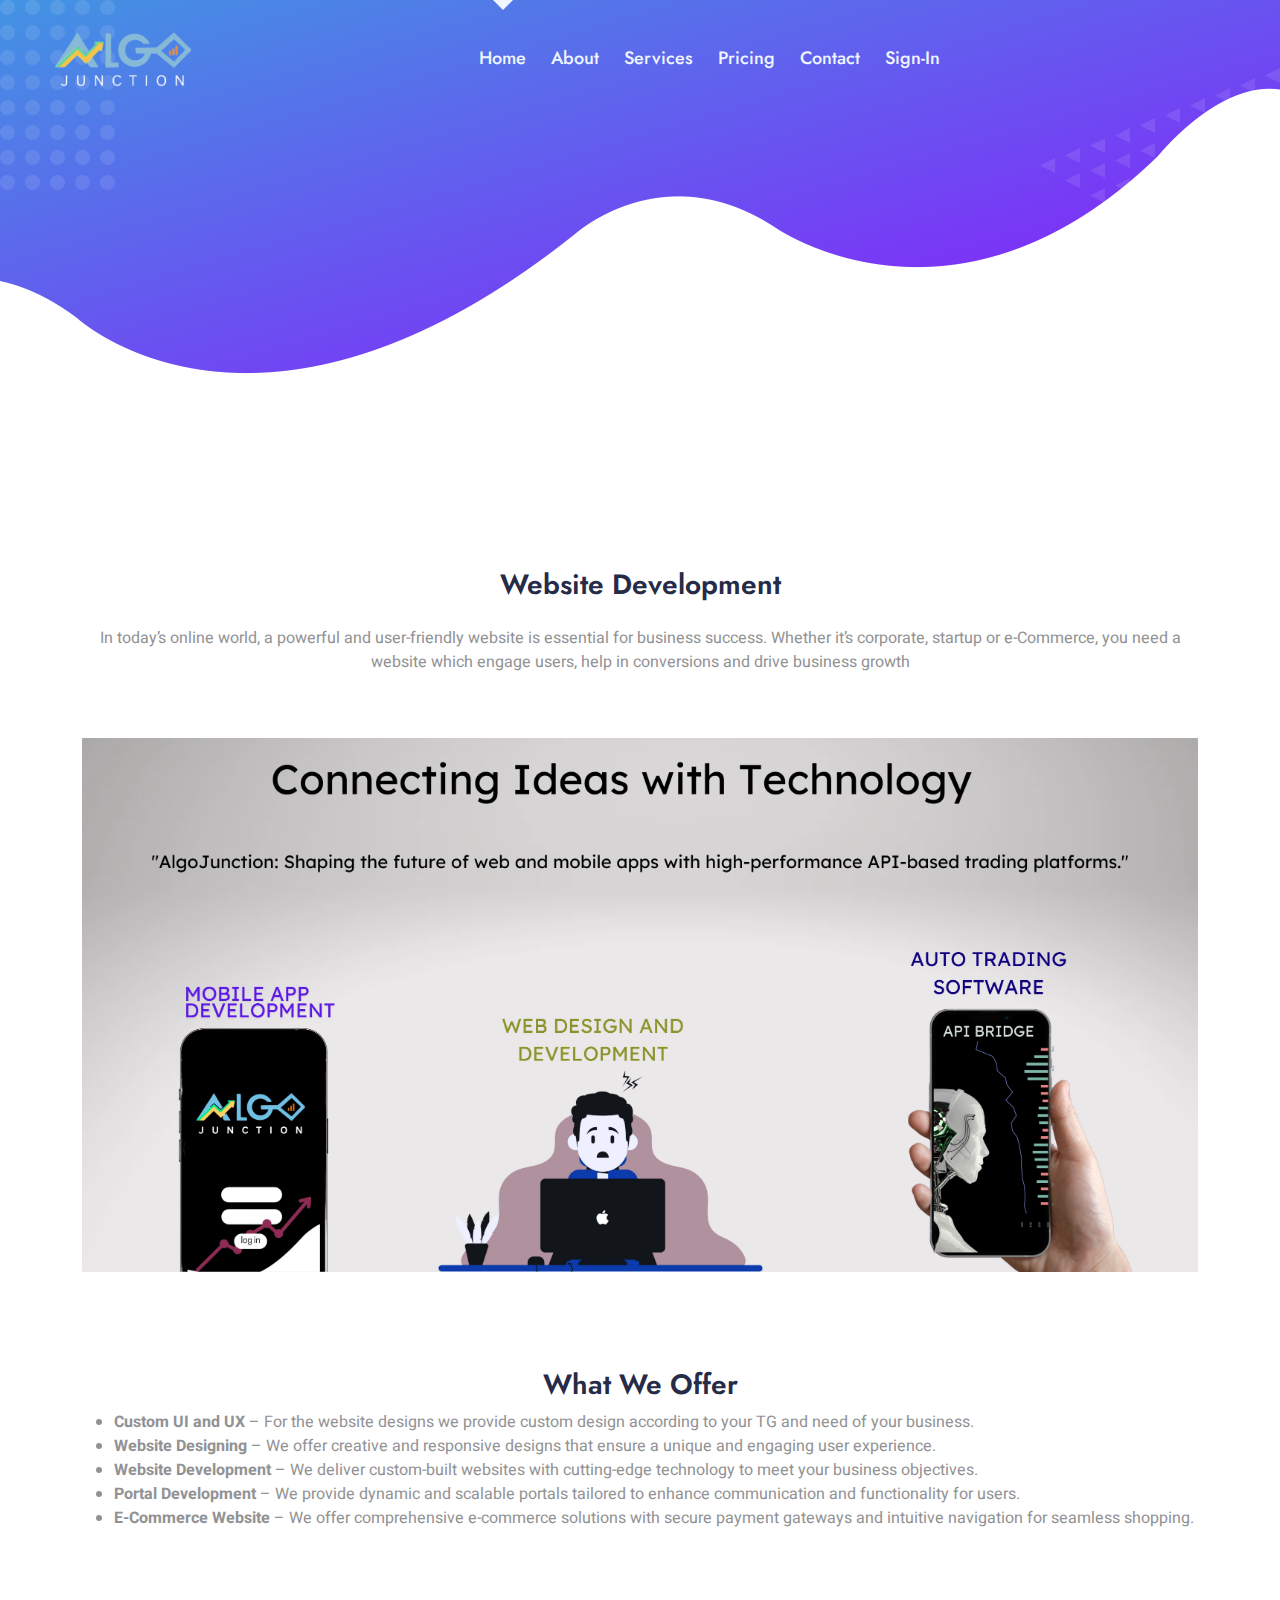
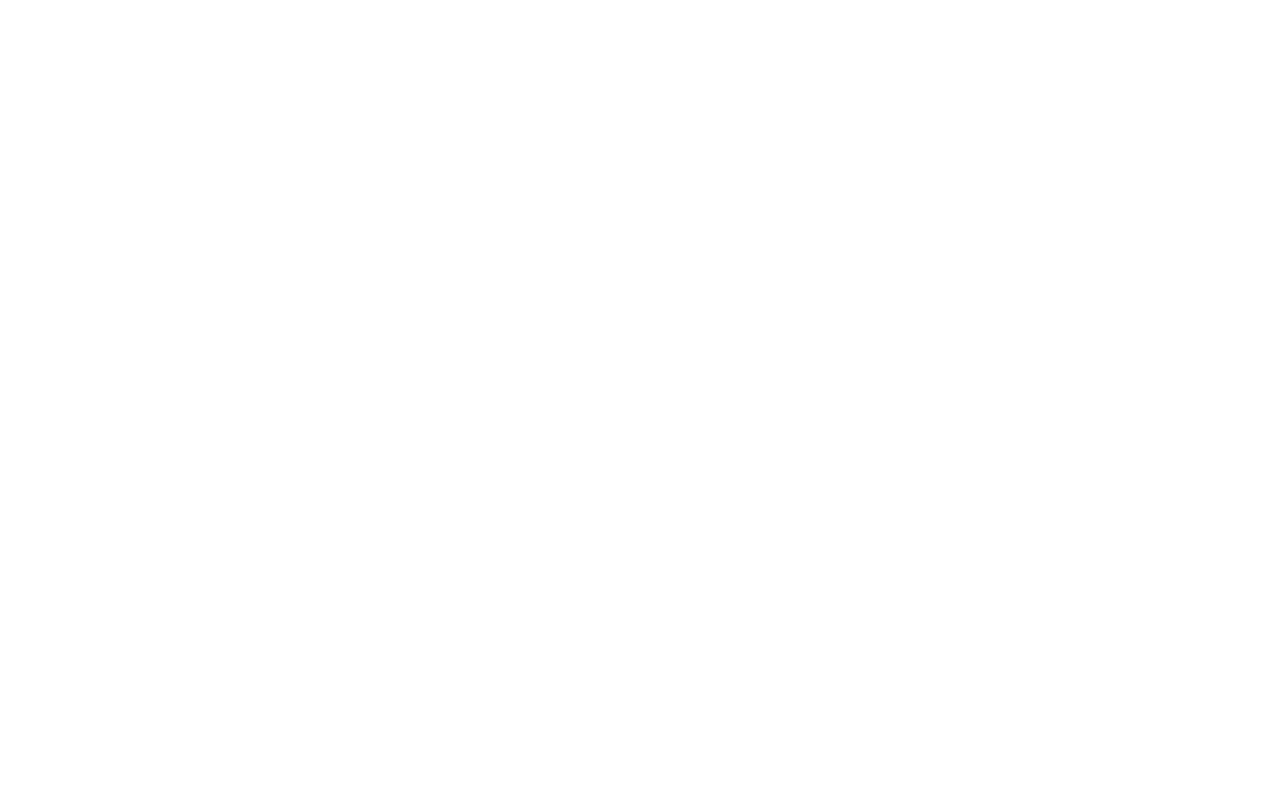
<file: websitedeveloment.html>
<!DOCTYPE html>
<html lang="en">
  <head>
    <meta charset="utf-8">
    <title>Website Development</title>
    <meta content="width=device-width, initial-scale=1.0" name="viewport">
    <meta content="" name="keywords">
    <meta content="" name="description">
    <!-- Favicon -->
    <link href="img/favicon.ico" rel="icon">
    <!-- Google Web Fonts -->
    <link rel="preconnect" href="https://fonts.googleapis.com">
    <link rel="preconnect" href="https://fonts.gstatic.com" crossorigin>
    <link href="https://fonts.googleapis.com/css2?family=Heebo:wght@400;500&family=Jost:wght@500;600;700&display=swap" rel="stylesheet">
    <!-- Icon Font Stylesheet -->
    <link href="https://cdnjs.cloudflare.com/ajax/libs/font-awesome/5.10.0/css/all.min.css" rel="stylesheet">
    <link href="https://cdn.jsdelivr.net/npm/bootstrap-icons@1.4.1/font/bootstrap-icons.css" rel="stylesheet">
    <!-- Libraries Stylesheet -->
    <link href="lib/animate/animate.min.css" rel="stylesheet">
    <link href="lib/owlcarousel/assets/owl.carousel.min.css" rel="stylesheet">
    <!-- Customized Bootstrap Stylesheet -->
    <link href="css/bootstrap.min.css" rel="stylesheet">
    <!-- Template Stylesheet -->
    <link href="css/style.css" rel="stylesheet">
  </head>
  <body data-bs-spy="scroll" data-bs-target=".navbar" data-bs-offset="51">
    <div class="container-xxl bg-white p-0">
      <!-- Spinner Start -->
      <div id="spinner" class="show bg-white position-fixed translate-middle w-100 vh-100 top-50 start-50 d-flex align-items-center justify-content-center">
        <div class="spinner-grow text-primary" style="width: 3rem; height: 3rem;" role="status">
          <span class="sr-only">Loading...</span>
        </div>
      </div>
      <!-- Spinner End -->
      <!-- Navbar & Hero Start -->
      <div class="container-xxl position-relative p-0" id="home">
        <nav class="navbar navbar-expand-lg navbar-light px-4 px-lg-5 py-3 py-lg-0">
          <a href="index.html" class="navbar-brand p-0">
            <!--  <h1 class="m-0">FitApp</h1> -->
            <img src="img/logo.png" height="60" alt="Logo">
          </a>
          <button class="navbar-toggler" type="button" data-bs-toggle="collapse" data-bs-target="#navbarCollapse">
            <span class="fa fa-bars"></span>
          </button>
          <div class="collapse navbar-collapse" id="navbarCollapse">
            <div class="navbar-nav mx-auto py-0">
              <a href="index.html" class="nav-item nav-link active">Home</a>
              <a href="index.html" class="nav-item nav-link">About</a>
              <a href="index.html" class="nav-item nav-link">Services</a>
              <a href="index.html" class="nav-item nav-link">Pricing</a>
              <a href="index.html" class="nav-item nav-link">Contact</a>
              <a href="signin.html" class="nav-item nav-link">Sign-In</a>
            </div>
          </div>
        </nav>
        <div class="container-xxl bg-primary hero-header">
          <div class="container px-lg-5"></div>
          <div>
            <br>
            <br>
            <br>
            <br>
            <br>
          </div>
        </div>
      </div>
      <!-- Navbar & Hero End -->
      <!-- About Start -->
      <div class="container-fluid faq py-5">
        <div class="container py-5">
          <div class="row g-5 align-items-center">
            <div class="col-12 wow fadeInLeft" data-wow-delay="0.1s">
              <div class="pb-5 text-center">
                <h4 class="display-4 mb-4" style="font-weight: 600 ; font-size:28px;">Website Development</h4>
                <p>In today&rsquo;s online world, a powerful and user-friendly website is essential for business success. Whether it&rsquo;s corporate, startup or e-Commerce, you need a website which engage users, help in conversions and drive business growth</p>
              </div>
              <img src="img/web.jpg" width="100%" height="100%">
              <br>
              <br>
              <br>
              <br>
              <br>
              <h3 class="content-block__heading gradiant-color text-center">What We Offer</h3>
              <div class="wwo">
                <ul>
                  <li>
                    <strong>Custom UI and UX</strong>&nbsp;&ndash; For the website designs we provide custom design according to your TG and need of your business.
                  </li>
                  <li>
                    <strong>Website Designing</strong>&nbsp;&ndash; We offer creative and responsive designs that ensure a unique and engaging user experience.
                  </li>
                  <li>
                    <strong>Website Development</strong>&nbsp;&ndash; We deliver custom-built websites with cutting-edge technology to meet your business objectives.
                  </li>
                  <li>
                    <strong>Portal Development</strong>&nbsp;&ndash; We provide dynamic and scalable portals tailored to enhance communication and functionality for users.
                  </li>
                  <li>
                    <strong>E-Commerce Website</strong>&nbsp;&ndash; We offer comprehensive e-commerce solutions with secure payment gateways and intuitive navigation for seamless shopping.
                  </li>
                </ul>
              </div>
            </div>
          </div>
        </div>
      </div>
      <!-- About End -->
      <!-- Footer Start -->
      <div class="container-fluid bg-primary text-light footer wow fadeIn" data-wow-delay="0.1s">
        <div class="container py-5 px-lg-5">
          <div class="row g-5">
            <div class="col-md-6 col-lg-3">
              <h4 class="text-white mb-4">Address</h4>
              <p>
                <i class="fa fa-map-marker-alt me-3"></i>New Delhi,India
              </p>
              <p>
                <i class="fa fa-phone-alt me-3"></i>+91 7275736566
              </p>
              <p>
                <i class="fa fa-envelope me-3"></i>service@algojunction.com
              </p>
              <div class="d-flex pt-2">
                <a class="btn btn-outline-light btn-social" href="https://x.com/JunctionAl26211">
                  <i class="fab fa-twitter"></i>
                </a>
                <a class="btn btn-outline-light btn-social" href="https://www.facebook.com/profile.php?id=61564242620550">
                  <i class="fab fa-facebook-f"></i>
                </a>
                <a class="btn btn-outline-light btn-social" href="https://www.instagram.com/algojunction/">
                  <i class="fab fa-instagram"></i>
                </a>
                <a class="btn btn-outline-light btn-social" href="https://www.linkedin.com/in/algo-junction-686b16319/">
                  <i class="fab fa-linkedin-in"></i>
                </a>
              </div>
            </div>
            <div class="col-md-6 col-lg-3">
              <h4 class="text-white mb-4">Quick Link</h4>
              <a class="btn btn-link" href="career.html">Career</a>
              <a class="btn btn-link" href="index.html">About Us</a>
              <a class="btn btn-link" href="privacypolicy.html">Privacy Policy</a>
              <a class="btn btn-link" href="termandcondition.html">Terms & Condition</a>
              <a class="btn btn-link" href="refundandcancellationpolicy.html">Refund and Cancellation</a>
            </div>
            <div class="col-md-6 col-lg-3">
              <h4 class="text-white mb-4">Explore</h4>
              <a class="btn btn-link" href="websitedeveloment.html">Website Development</a>
              <a class="btn btn-link" href="mobileappdevelopment.html">Mobile App Development</a>
              <a class="btn btn-link" href="algotrading.html">Algo Trading</a>
              <a class="btn btn-link" href="apibridge.html">API Bridge</a>
              <a class="btn btn-link" href="strategydevelopment.html">Strategy Development</a>
            </div>
            <div class="col-md-6 col-lg-3">
              <a href="index.html">
                <img style="align-items: start;" src="img/logo.png" height="65" alt="Logo">
              </a>
              <br>
              <br>
              <h5 style="color: aliceblue; align-items: center;">Turn your concept,website or Application into a working thing</h5>
            </div>
          </div>
          <div>
            <br>
            <P>
              <span class="text-light">Disclaimer:</span> We are not a SEBI registered investment advisor, therefore, none of our ALGO STRATEGIES shall be considered as an investment advice. | Market participants shall use these ALGO STRATEGIES for their knowledge purposes only. CONSULT YOUR INVESTMENT OR ADVISOR BEFORE INVESTING. | AlgoJunction isn't liable for your profits or losses. |All the fees paid to AlgoJunction is non-refundable.
            </P>
          </div>
        </div>
        <div class="container px-lg-5">
          <div class="copyright">
            <div class="row">
              <div class="col-md-6 text-center text-md-start mb-3 mb-md-0"> &copy; <a class="border-bottom" href="index.html">AlgoJunction</a>, All Right Reserved.
                <!--/*** This template is free as long as you keep the footer author’s credit link/attribution link/backlink. If you'd like to use the template without the footer author’s credit link/attribution link/backlink, you can purchase the Credit Removal License from "https://htmlcodex.com/credit-removal". Thank you for your support. ***/-->
              </div>
              <div class="col-md-6 text-center text-md-end">
                <div class="footer-menu">
                  <a href="index.html">Home</a>
                  <a href="">Cookies</a>
                  <a href="">Help</a>
                  <a href="">FQAs</a>
                </div>
              </div>
            </div>
          </div>
        </div>
      </div>
      <!-- Footer End -->
      <!-- Back to Top -->
      <a href="#" class="btn btn-lg btn-lg-square back-to-top pt-2">
        <i class="bi bi-arrow-up text-white"></i>
      </a>
    </div>
    <!-- JavaScript Libraries -->
    <script src="https://code.jquery.com/jquery-3.4.1.min.js"></script>
    <script src="https://cdn.jsdelivr.net/npm/bootstrap@5.0.0/dist/js/bootstrap.bundle.min.js"></script>
    <script src="lib/wow/wow.min.js"></script>
    <script src="lib/easing/easing.min.js"></script>
    <script src="lib/waypoints/waypoints.min.js"></script>
    <script src="lib/counterup/counterup.min.js"></script>
    <script src="lib/owlcarousel/owl.carousel.min.js"></script>
    <!-- Template Javascript -->
    <script src="js/main.js"></script>
  </body>
</html>
</file>
<file: css/style.css>
/********** Template CSS **********/
:root {
    --primary: #4294E3;
    --secondary: #8F12FD;
    --light: #F0F6FF;
    --dark: #262B47;
}


/*** Spinner ***/
#spinner {
    opacity: 0;
    visibility: hidden;
    transition: opacity .5s ease-out, visibility 0s linear .5s;
    z-index: 99999;
}

#spinner.show {
    transition: opacity .5s ease-out, visibility 0s linear 0s;
    visibility: visible;
    opacity: 1;
}


/*** Heading ***/
h1,
h2,
.fw-bold {
    font-weight: 700 !important;
}

h3,
h4,
.fw-semi-bold {
    font-weight: 600 !important;
}

h5,
h6,
.fw-medium {
    font-weight: 500 !important;
}


/*** Gradient Text & BG ***/
.text-primary-gradient {
    background: linear-gradient(to bottom right, var(--primary), var(--secondary));
    -webkit-background-clip: text;
    -webkit-text-fill-color: transparent;
}

.text-secondary-gradient {
    background: linear-gradient(to bottom right, var(--secondary), var(--primary));
    -webkit-background-clip: text;
    -webkit-text-fill-color: transparent;
}

.bg-primary-gradient {
    background: linear-gradient(to bottom right, var(--primary), var(--secondary));
}

.bg-secondary-gradient {
    background: linear-gradient(to bottom right, var(--secondary), var(--primary));
}


/*** Button ***/
.btn {
    transition: .5s;
}

.btn.btn-primary-gradient,
.btn.btn-secondary-gradient {
    position: relative;
    overflow: hidden;
    border: none;
    color: #FFFFFF;
    z-index: 1;
}

.btn.btn-primary-gradient::after,
.btn.btn-secondary-gradient::after {
    position: absolute;
    content: "";
    top: 0;
    left: 0;
    width: 100%;
    height: 100%;
    transition: .5s;
    z-index: -1;
    opacity: 0;
}

.btn.btn-primary-gradient,
.btn.btn-secondary-gradient::after {
    background: linear-gradient(to bottom right, var(--primary), var(--secondary));
}

.btn.btn-secondary-gradient,
.btn.btn-primary-gradient::after {
    background: linear-gradient(to bottom right, var(--secondary), var(--primary));
}

.btn.btn-primary-gradient:hover::after,
.btn.btn-secondary-gradient:hover::after {
    opacity: 1;
}

.btn-square {
    width: 38px;
    height: 38px;
}

.btn-sm-square {
    width: 32px;
    height: 32px;
}

.btn-lg-square {
    width: 48px;
    height: 48px;
}

.btn-square,
.btn-sm-square,
.btn-lg-square {
    padding: 0;
    display: flex;
    align-items: center;
    justify-content: center;
    font-weight: normal;
    border-radius: 50px;
}

.back-to-top {
    position: fixed;
    display: none;
    right: 45px;
    bottom: 45px;
    z-index: 99;
    border: none;
    background: linear-gradient(to bottom right, var(--primary), var(--secondary));
}


/*** Navbar ***/
.navbar-light .navbar-nav .nav-link {
    position: relative;
    margin-right: 25px;
    padding: 45px 0;
    font-family: 'Jost', sans-serif;
    font-size: 18px;
    font-weight: 500;
    color: var(--light) !important;
    outline: none;
    transition: .5s;
}

.navbar-light .navbar-nav .nav-link::before {
    position: absolute;
    content: "";
    width: 0;
    height: 0;
    top: -10px;
    left: 50%;
    transform: translateX(-50%);
    border: 10px solid;
    border-color: var(--light) transparent transparent transparent;
    transition: .5s;
}

.sticky-top.navbar-light .navbar-nav .nav-link {
    padding: 20px 0;
    color: var(--dark) !important;
}

.navbar-light .navbar-nav .nav-link:hover::before,
.navbar-light .navbar-nav .nav-link.active::before {
    top: 0;
}

.navbar-light .navbar-brand h1 {
    color: #FFFFFF;
}

.navbar-light .navbar-brand img {
    max-height: 60px;
    transition: .5s;
}

.sticky-top.navbar-light .navbar-brand img {
    max-height: 45px;
}

@media (max-width: 991.98px) {
    .sticky-top.navbar-light {
        position: relative;
        background: #FFFFFF;
    }

    .navbar-light .navbar-collapse {
        margin-top: 15px;
        border-top: 1px solid #DDDDDD;
    }

    .navbar-light .navbar-nav .nav-link,
    .sticky-top.navbar-light .navbar-nav .nav-link {
        padding: 10px 0;
        margin-left: 0;
        color: var(--dark) !important;
    }

    .navbar-light .navbar-nav .nav-link::before {
        display: none;
    }

    .navbar-light .navbar-nav .nav-link:hover,
    .navbar-light .navbar-nav .nav-link.active {
        color: var(--primary) !important;
    }

    .navbar-light .navbar-brand h1 {
        background: linear-gradient(to bottom right, var(--primary), var(--secondary));
        -webkit-background-clip: text;
        -webkit-text-fill-color: transparent;
    }

    .navbar-light .navbar-brand img {
        max-height: 45px;
    }
}

@media (min-width: 992px) {
    .navbar-light {
        position: absolute;
        width: 100%;
        top: 0;
        left: 0;
        z-index: 999;
    }
    
    .sticky-top.navbar-light {
        position: fixed;
        background: #FFFFFF;
    }

    .sticky-top.navbar-light .navbar-nav .nav-link::before {
        border-top-color: var(--primary);
    }

    .sticky-top.navbar-light .navbar-brand h1 {
        background: linear-gradient(to bottom right, var(--primary), var(--secondary));
        -webkit-background-clip: text;
        -webkit-text-fill-color: transparent;
    }
}


/*** Hero Header ***/
.hero-header {
    margin-bottom: 6rem;
    padding: 16rem 0 0 0;
    background:
        url(../img/bg-circle.png),
        url(../img/bg-triangle.png),
        url(../img/bg-bottom.png),
        linear-gradient(to bottom right, var(--primary), var(--secondary));
    background-position:
        left 0px top 0px,
        right 0px top 50%,
        center bottom;
    background-repeat: no-repeat;
}

@media (max-width: 991.98px) {
    .hero-header {
        padding: 6rem 0 9rem 0;
    }
}


/*** Feature ***/
.feature-item {
    transition: .5s;
}

.feature-item:hover {
    margin-top: -15px;
    box-shadow: 0 .5rem 1.5rem rgba(0, 0, 0, .08);
}


/*** Pricing ***/
.pricing .nav {
    padding: 2px;
}

.pricing .nav-link {
    padding: 12px 30px;
    font-weight: 500;
    color: var(--dark);
    background: #FFFFFF;
}

.pricing .nav-item:first-child .nav-link {
    border-radius: 30px 0 0 30px;
}

.pricing .nav-item:last-child .nav-link {
    border-radius: 0 30px 30px 0;
}

.pricing .nav-link.active {
    color: #FFFFFF;
    background: linear-gradient(to bottom right, var(--primary), var(--secondary));
}


/*** Screenshot ***/


/*** Testimonial ***/
.testimonial-carousel .owl-item .testimonial-item,
.testimonial-carousel .owl-item .testimonial-item * {
    transition: .1s;
}

.testimonial-carousel .owl-item.center .testimonial-item {
    background: linear-gradient(to bottom right, var(--primary), var(--secondary));
}

.testimonial-carousel .owl-item.center .testimonial-item h5,
.testimonial-carousel .owl-item.center .testimonial-item p {
    color: #FFFFFF !important;
}

.testimonial-carousel .owl-nav {
    margin-top: 30px;
    display: flex;
    justify-content: center;
}

.testimonial-carousel .owl-nav .owl-prev,
.testimonial-carousel .owl-nav .owl-next {
    margin: 0 12px;
    width: 50px;
    height: 50px;
    display: flex;
    align-items: center;
    justify-content: center;
    color: #FFFFFF;
    background: linear-gradient(to bottom right, var(--primary), var(--secondary));
    border-radius: 60px;
    font-size: 18px;
    transition: .5s;
}

.testimonial-carousel .owl-nav .owl-prev:hover,
.testimonial-carousel .owl-nav .owl-next:hover {
    background: linear-gradient(to bottom right, var(--secondary), var(--primary));
}


/*** Footer ***/
.footer {
    margin-top: 6rem;
    padding-top: 9rem;
    background:
        url(../img/bg-circle.png),
        url(../img/bg-triangle.png),
        url(../img/bg-top.png),
        linear-gradient(to bottom right, var(--primary), var(--secondary));
    background-position:
        left 0px bottom 0px,
        right 0px top 50%,
        center top;
    background-repeat: no-repeat;
}

.footer .btn.btn-social {
    margin-right: 5px;
    width: 40px;
    height: 40px;
    display: flex;
    align-items: center;
    justify-content: center;
    color: var(--light);
    border: 1px solid rgba(256, 256, 256, .1);
    border-radius: 40px;
    transition: .3s;
}

.footer .btn.btn-social:hover {
    color: var(--primary);
}

.footer .btn.btn-link {
    display: block;
    margin-bottom: 10px;
    padding: 0;
    text-align: left;
    color: var(--light);
    font-weight: normal;
    transition: .3s;
}

.footer .btn.btn-link::before {
    position: relative;
    content: "\f105";
    font-family: "Font Awesome 5 Free";
    font-weight: 900;
    margin-right: 10px;
}

.footer .btn.btn-link:hover {
    letter-spacing: 1px;
    box-shadow: none;
}

.footer .copyright {
    padding: 25px 0;
    font-size: 14px;
    border-top: 1px solid rgba(256, 256, 256, .1);
}

.footer .copyright a {
    color: var(--light);
}

.footer .footer-menu a {
    margin-right: 15px;
    padding-right: 15px;
    border-right: 1px solid rgba(255, 255, 255, .1);
}

.footer .footer-menu a:last-child {
    margin-right: 0;
    padding-right: 0;
    border-right: none;
}








  .slider-container {
    width: 100%;
    overflow: hidden;
    margin: auto;
    position: relative;
    
}
.slider {
    display: flex;
    width: 100%; /* Adjust width based on number of images */
    animation: slide 10s linear infinite;
}
.slide {
    width: 10%; /* Adjust based on number of images */
}
.slide img {
    width: 100%;
    
    height: auto;
}
@keyframes slide {
    0% { transform: translateX(0); }
    33% { transform: translateX(-33.33%); }
    66% { transform: translateX(-66.66%); }
    100% { transform: translateX(-100%); }
}
</file>
